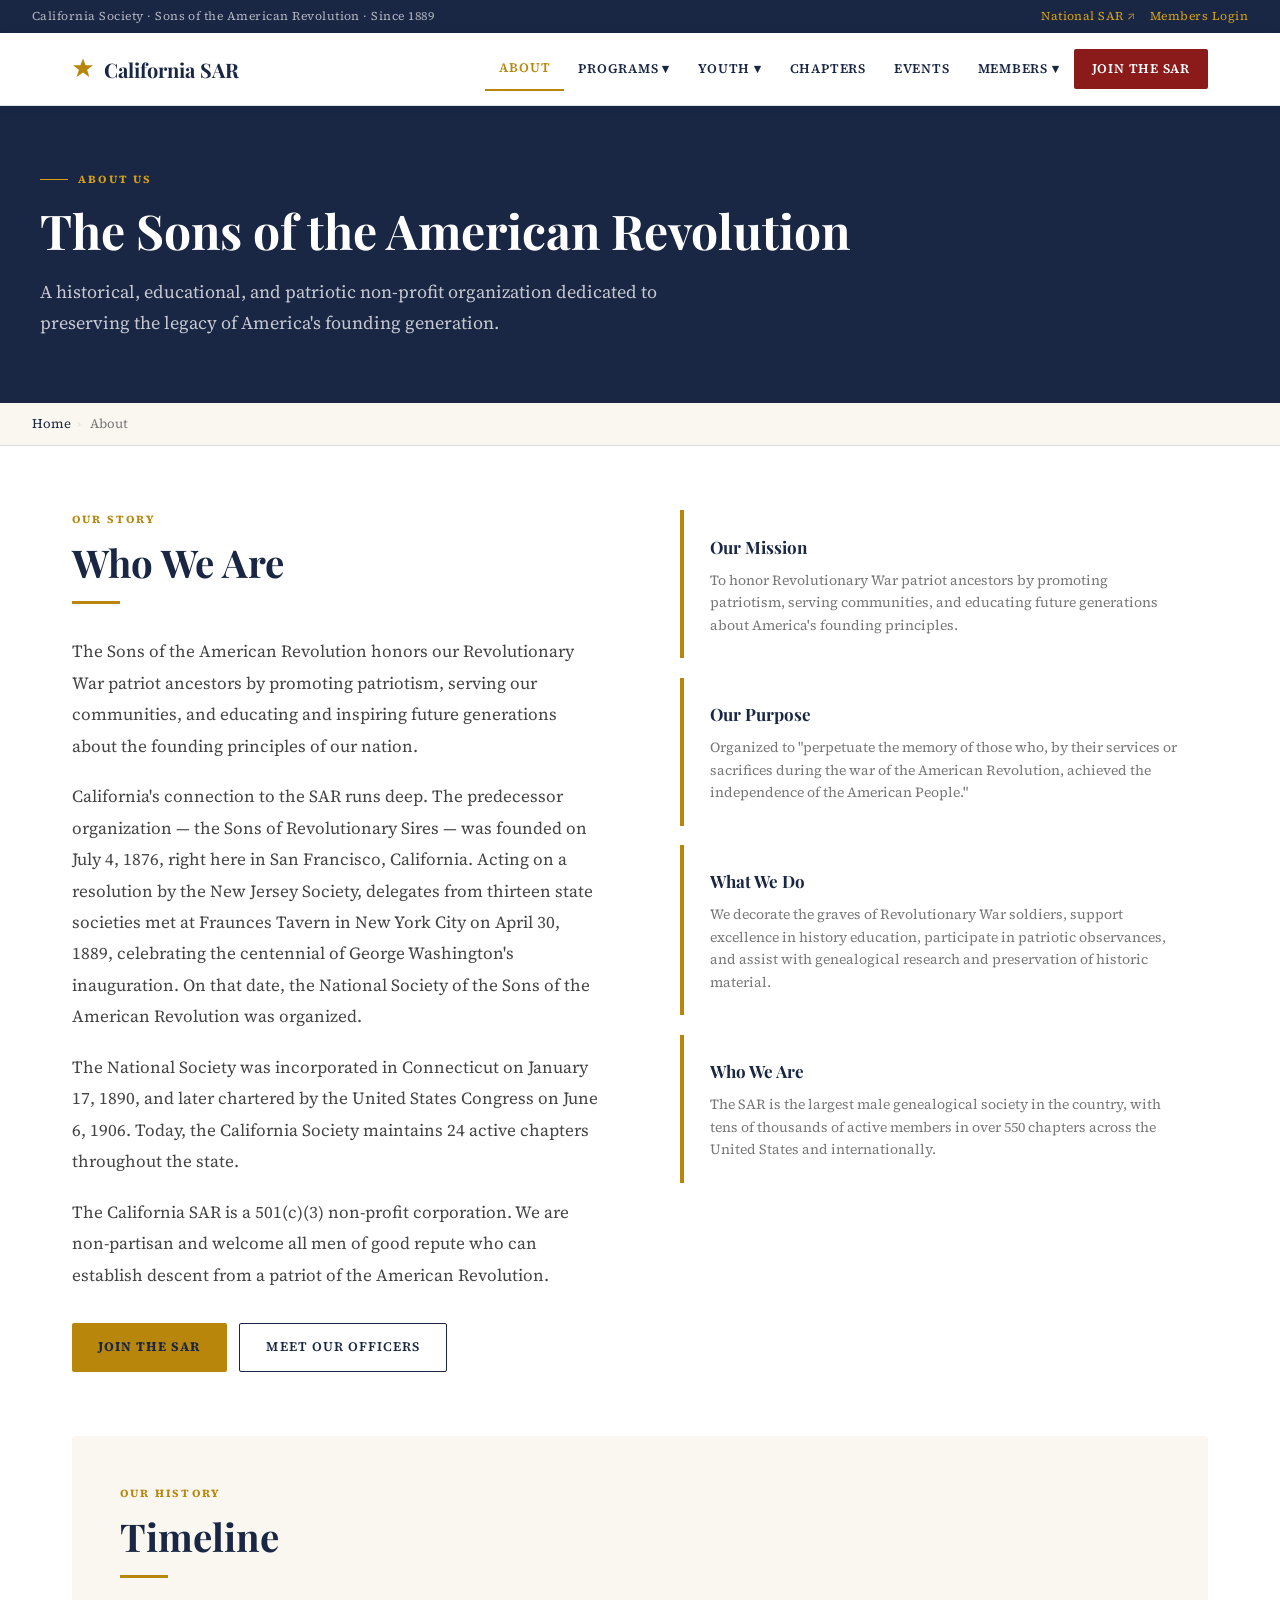
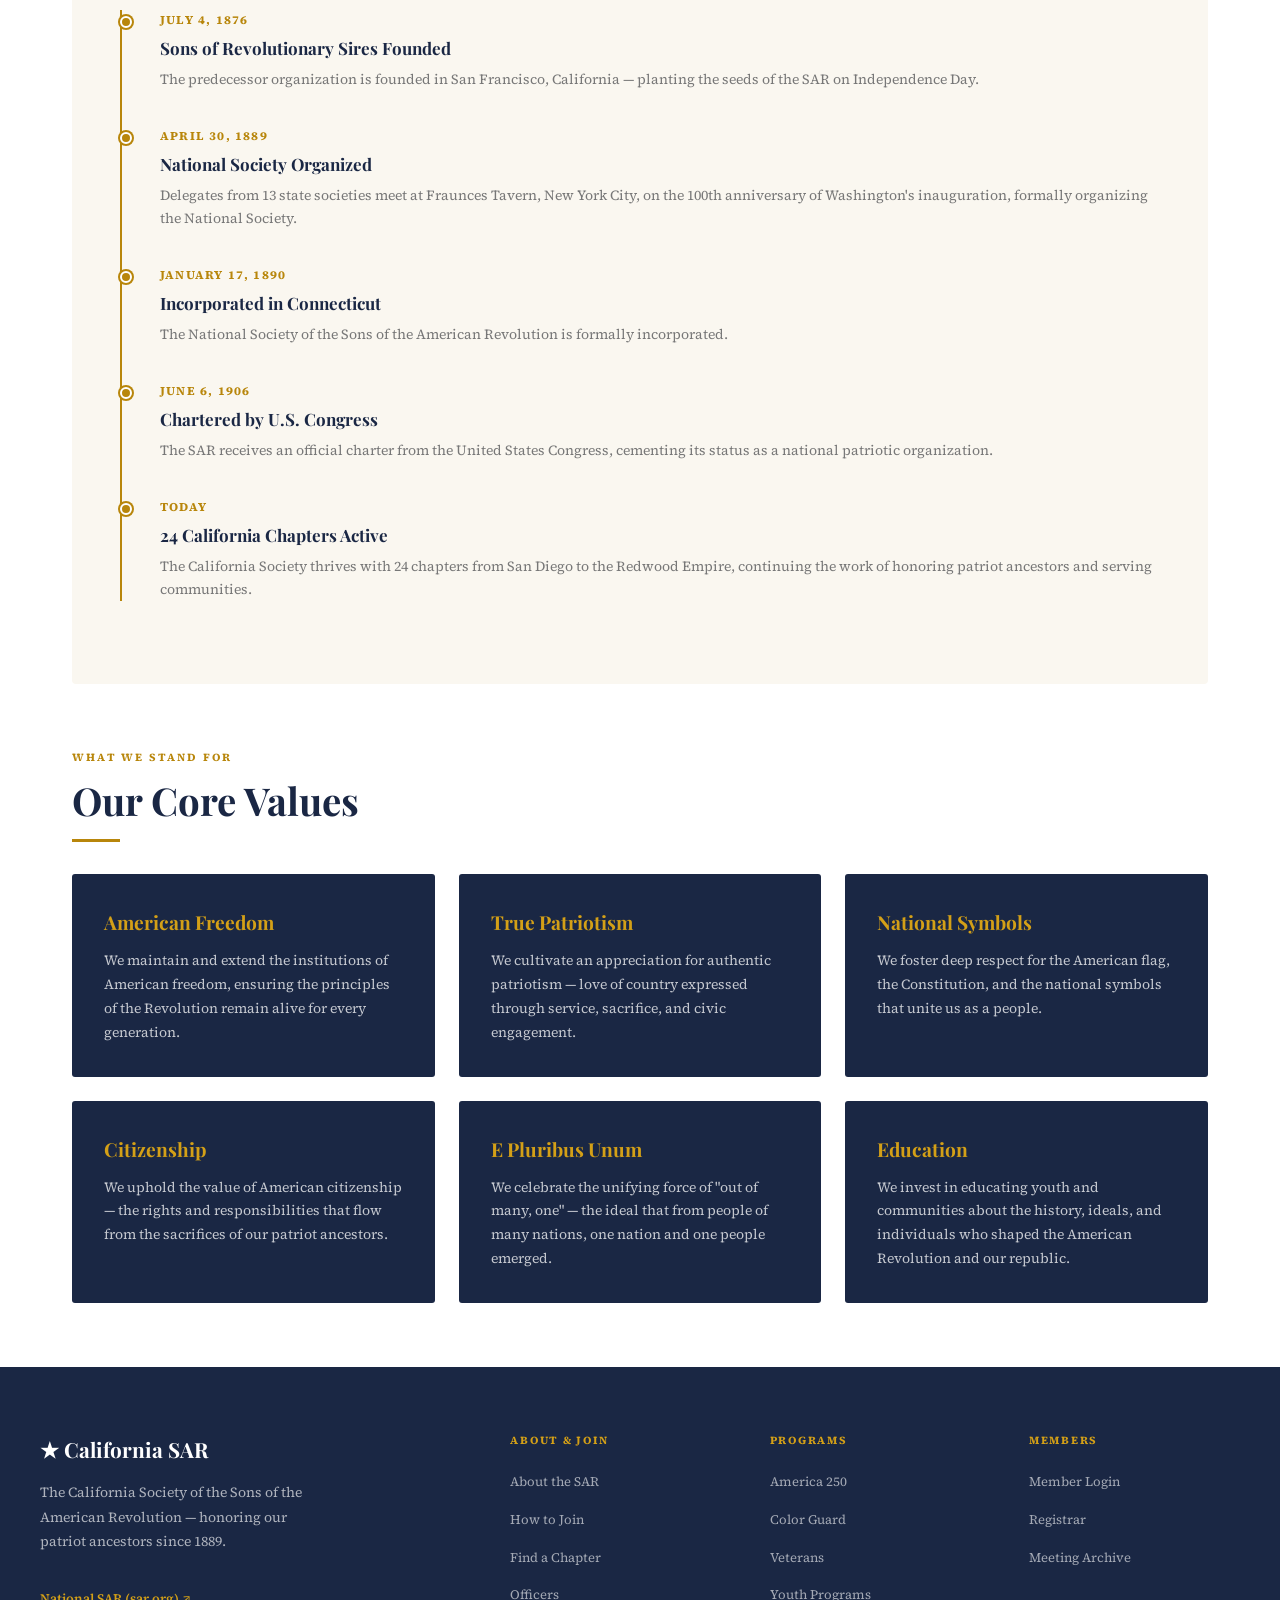
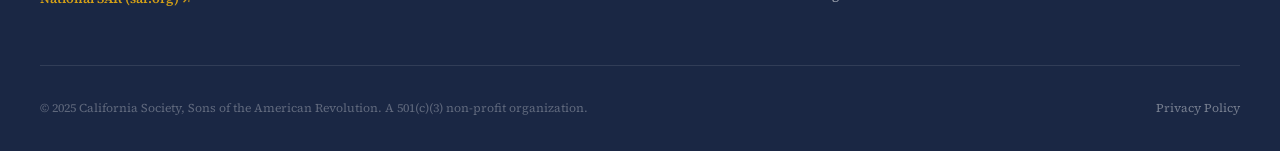
<file: about.html>
<!DOCTYPE html>
<html lang="en">
<head>
<meta charset="UTF-8"><meta name="viewport" content="width=device-width, initial-scale=1.0">
<title>About – California SAR</title>
<link rel="stylesheet" href="shared.css">
  <link rel="icon" type="image/x-icon" href="favicon.ico">
  <link rel="icon" type="image/svg+xml" href="favicon.svg">
  <link rel="shortcut icon" href="favicon.ico">
<style>
.about-grid { display: grid; grid-template-columns: 1fr 1fr; gap: 5rem; align-items: start; margin-bottom: 4rem; }
.about-text p { color: var(--text-mid); margin-bottom: 1.2rem; line-height: 1.85; }
.highlight-card { background: var(--white); border-left: 4px solid var(--gold); padding: 1.4rem 1.6rem; border-radius: 0 3px 3px 0; margin-bottom: 1.2rem; }
.highlight-card h4 { font-family: var(--serif); font-size: 17px; color: var(--navy); margin-bottom: 0.4rem; }
.highlight-card p { font-size: 14px; color: var(--text-muted); line-height: 1.6; margin: 0; }
.timeline { position: relative; padding-left: 2.5rem; margin-top: 1rem; }
.timeline::before { content: ''; position: absolute; left: 0; top: 0; bottom: 0; width: 2px; background: var(--gold); }
.timeline-item { position: relative; margin-bottom: 2.2rem; }
.timeline-item::before { content: ''; position: absolute; left: -2.5rem; top: 6px; width: 12px; height: 12px; border-radius: 50%; background: var(--gold); border: 2px solid var(--white); box-shadow: 0 0 0 2px var(--gold); }
.timeline-item .year { font-size: 12px; font-weight: 700; color: var(--gold); letter-spacing: 0.1em; text-transform: uppercase; margin-bottom: 3px; font-family: var(--body); }
.timeline-item h4 { font-family: var(--serif); font-size: 17px; color: var(--navy); margin-bottom: 4px; }
.timeline-item p { font-size: 14px; color: var(--text-muted); line-height: 1.65; margin: 0; }
.values-grid { display: grid; grid-template-columns: repeat(3, 1fr); gap: 1.5rem; }
.value-card { background: var(--navy); color: var(--white); padding: 2rem; border-radius: 3px; }
.value-card h3 { font-family: var(--serif); font-size: 1.2rem; color: var(--gold-light); margin-bottom: 0.6rem; }
.value-card p { font-size: 14px; color: rgba(255,255,255,0.75); line-height: 1.7; margin: 0; }
@media(max-width:900px){ .about-grid,.values-grid { grid-template-columns:1fr; } }
</style>
</head>
<body>
<!-- NAV -->
<div class="topbar">
  <span>California Society · Sons of the American Revolution · Since 1889</span>
  <span><a href="https://www.sar.org" target="_blank">National SAR ↗</a> &nbsp;&nbsp; <a href="members.html">Members Login</a></span>
</div>
<nav>
  <div class="nav-inner">
    <a href="index.html" class="nav-logo"><svg width="22" height="22" viewBox="0 0 32 32" style="flex-shrink:0;vertical-align:middle;margin-bottom:2px" xmlns="http://www.w3.org/2000/svg"><polygon points="16,2 19.8,12 30.5,12 22,18.5 25.2,29 16,22.5 6.8,29 10,18.5 1.5,12 12.2,12" fill="#b8860b"/></svg> California SAR</a>
    <ul class="nav-links" id="main-nav">
      <li><a href="about.html" class="active-page">About</a></li>
      <li><a href="programs.html">Programs ▾</a><div class="dropdown"><a href="programs.html#america250">America 250</a><a href="programs.html#colorguard">Color Guard</a><a href="programs.html#veterans">Veteran Recognition</a><a href="programs.html#awards">Community Awards</a><a href="programs.html#marking">Historical Marking</a><a href="programs.html#graves">Patriot Grave Marking</a><a href="programs.html#ladies">Ladies Auxiliary</a></div></li>
      <li><a href="youth.html">Youth ▾</a><div class="dropdown"><a href="youth.html#poster">Poster Contest</a><a href="youth.html#brochure">Brochure Contest</a><a href="youth.html#eagle">Eagle Scout Awards</a><a href="youth.html#essay">Essay Contest</a><a href="youth.html#rotc">ROTC/JROTC</a></div></li>
      <li><a href="chapters.html">Chapters</a></li>
      <li><a href="events.html">Events</a></li>
      <li><a href="members.html">Members ▾</a><div class="dropdown"><a href="members.html#registrar">Registrar</a><a href="members.html#treasurer">Treasurer</a><a href="members.html#secretary">Secretary</a><a href="officers.html">Officers</a></div></li>
      <li><a href="join.html" class="nav-cta">Join the SAR</a></li>
    </ul>
  </div>
</nav>

<div class="page-hero">
  <div class="page-hero-inner">
    <div class="eyebrow">About Us</div>
    <h1>The Sons of the American Revolution</h1>
    <p>A historical, educational, and patriotic non-profit organization dedicated to preserving the legacy of America's founding generation.</p>
  </div>
</div>
<div class="breadcrumb"><a href="index.html">Home</a><span>›</span> About</div>

<div class="page-body">
  <div class="about-grid fade-up">
    <div class="about-text">
      <div class="section-label">Our Story</div>
      <h2 class="section-title">Who We Are</h2>
      <div class="divider"></div>
      <p>The Sons of the American Revolution honors our Revolutionary War patriot ancestors by promoting patriotism, serving our communities, and educating and inspiring future generations about the founding principles of our nation.</p>
      <p>California's connection to the SAR runs deep. The predecessor organization — the Sons of Revolutionary Sires — was founded on July 4, 1876, right here in San Francisco, California. Acting on a resolution by the New Jersey Society, delegates from thirteen state societies met at Fraunces Tavern in New York City on April 30, 1889, celebrating the centennial of George Washington's inauguration. On that date, the National Society of the Sons of the American Revolution was organized.</p>
      <p>The National Society was incorporated in Connecticut on January 17, 1890, and later chartered by the United States Congress on June 6, 1906. Today, the California Society maintains 24 active chapters throughout the state.</p>
      <p>The California SAR is a 501(c)(3) non-profit corporation. We are non-partisan and welcome all men of good repute who can establish descent from a patriot of the American Revolution.</p>
      <div style="margin-top:2rem; display:flex; gap:12px; flex-wrap:wrap;">
        <a href="join.html" class="btn-primary">Join the SAR</a>
        <a href="officers.html" class="btn-outline">Meet Our Officers</a>
      </div>
    </div>
    <div>
      <div class="highlight-card">
        <h4>Our Mission</h4>
        <p>To honor Revolutionary War patriot ancestors by promoting patriotism, serving communities, and educating future generations about America's founding principles.</p>
      </div>
      <div class="highlight-card">
        <h4>Our Purpose</h4>
        <p>Organized to "perpetuate the memory of those who, by their services or sacrifices during the war of the American Revolution, achieved the independence of the American People."</p>
      </div>
      <div class="highlight-card">
        <h4>What We Do</h4>
        <p>We decorate the graves of Revolutionary War soldiers, support excellence in history education, participate in patriotic observances, and assist with genealogical research and preservation of historic material.</p>
      </div>
      <div class="highlight-card">
        <h4>Who We Are</h4>
        <p>The SAR is the largest male genealogical society in the country, with tens of thousands of active members in over 550 chapters across the United States and internationally.</p>
      </div>
    </div>
  </div>

  <div class="fade-up" style="background:var(--parchment); padding:3rem; border-radius:4px; margin-bottom:4rem;">
    <div class="section-label">Our History</div>
    <h2 class="section-title">Timeline</h2>
    <div class="divider"></div>
    <div class="timeline">
      <div class="timeline-item">
        <div class="year">July 4, 1876</div>
        <h4>Sons of Revolutionary Sires Founded</h4>
        <p>The predecessor organization is founded in San Francisco, California — planting the seeds of the SAR on Independence Day.</p>
      </div>
      <div class="timeline-item">
        <div class="year">April 30, 1889</div>
        <h4>National Society Organized</h4>
        <p>Delegates from 13 state societies meet at Fraunces Tavern, New York City, on the 100th anniversary of Washington's inauguration, formally organizing the National Society.</p>
      </div>
      <div class="timeline-item">
        <div class="year">January 17, 1890</div>
        <h4>Incorporated in Connecticut</h4>
        <p>The National Society of the Sons of the American Revolution is formally incorporated.</p>
      </div>
      <div class="timeline-item">
        <div class="year">June 6, 1906</div>
        <h4>Chartered by U.S. Congress</h4>
        <p>The SAR receives an official charter from the United States Congress, cementing its status as a national patriotic organization.</p>
      </div>
      <div class="timeline-item">
        <div class="year">Today</div>
        <h4>24 California Chapters Active</h4>
        <p>The California Society thrives with 24 chapters from San Diego to the Redwood Empire, continuing the work of honoring patriot ancestors and serving communities.</p>
      </div>
    </div>
  </div>

  <div class="fade-up">
    <div class="section-label">What We Stand For</div>
    <h2 class="section-title">Our Core Values</h2>
    <div class="divider"></div>
    <div class="values-grid">
      <div class="value-card">
        <h3>American Freedom</h3>
        <p>We maintain and extend the institutions of American freedom, ensuring the principles of the Revolution remain alive for every generation.</p>
      </div>
      <div class="value-card">
        <h3>True Patriotism</h3>
        <p>We cultivate an appreciation for authentic patriotism — love of country expressed through service, sacrifice, and civic engagement.</p>
      </div>
      <div class="value-card">
        <h3>National Symbols</h3>
        <p>We foster deep respect for the American flag, the Constitution, and the national symbols that unite us as a people.</p>
      </div>
      <div class="value-card">
        <h3>Citizenship</h3>
        <p>We uphold the value of American citizenship — the rights and responsibilities that flow from the sacrifices of our patriot ancestors.</p>
      </div>
      <div class="value-card">
        <h3>E Pluribus Unum</h3>
        <p>We celebrate the unifying force of "out of many, one" — the ideal that from people of many nations, one nation and one people emerged.</p>
      </div>
      <div class="value-card">
        <h3>Education</h3>
        <p>We invest in educating youth and communities about the history, ideals, and individuals who shaped the American Revolution and our republic.</p>
      </div>
    </div>
  </div>
</div>

<footer>
  <div class="footer-grid">
    <div class="footer-brand"><h3>★ California SAR</h3><p>The California Society of the Sons of the American Revolution — honoring our patriot ancestors since 1889.</p><br><a href="https://www.sar.org" target="_blank" class="sar-link">National SAR (sar.org) ↗</a></div>
    <div class="footer-col"><h4>About & Join</h4><ul><li><a href="about.html">About the SAR</a></li><li><a href="join.html">How to Join</a></li><li><a href="chapters.html">Find a Chapter</a></li><li><a href="officers.html">Officers</a></li></ul></div>
    <div class="footer-col"><h4>Programs</h4><ul><li><a href="programs.html#america250">America 250</a></li><li><a href="programs.html#colorguard">Color Guard</a></li><li><a href="programs.html#veterans">Veterans</a></li><li><a href="youth.html">Youth Programs</a></li></ul></div>
    <div class="footer-col"><h4>Members</h4><ul><li><a href="members.html">Member Login</a></li><li><a href="members.html#registrar">Registrar</a></li><li><a href="members.html#archive">Meeting Archive</a></li></ul></div>
  </div>
  <div class="footer-bottom"><span>© 2025 California Society, Sons of the American Revolution. A 501(c)(3) non-profit organization.</span><span><a href="#">Privacy Policy</a></span></div>
</footer>
<script>document.querySelectorAll('.fade-up').forEach(el=>new IntersectionObserver((e)=>e.forEach(x=>{if(x.isIntersecting)x.target.classList.add('visible')}),{threshold:0.08}).observe(el));</script>
<style>.em-hide{opacity:0}</style>
<script>
(function(){
  var d=atob;
  document.querySelectorAll('[data-m]').forEach(function(el){
    var e=d(el.getAttribute('data-m'));
    if(el.tagName==='A') el.href='mailto:'+e;
    if(el.hasAttribute('data-mt')){el.textContent=e;el.classList.remove('em-hide');}
  });
})();
</script>
</body></html>
</file>
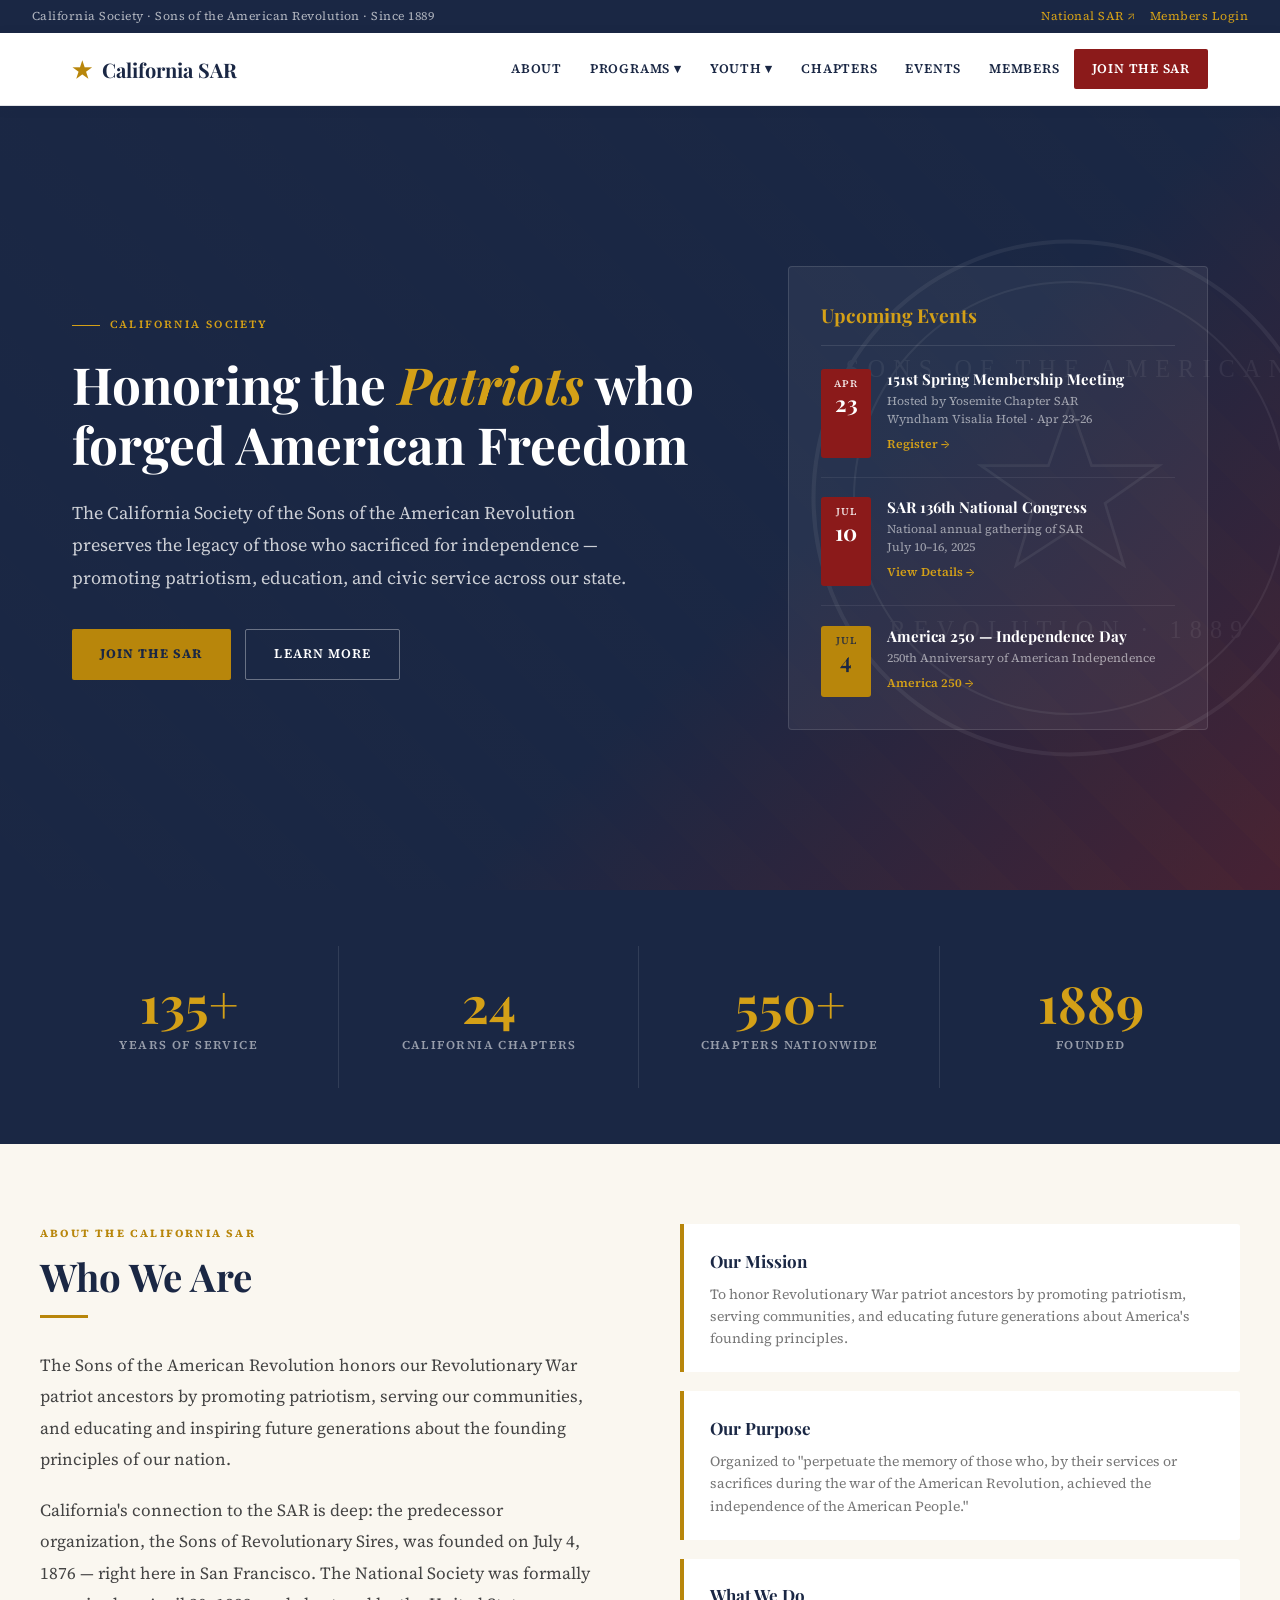
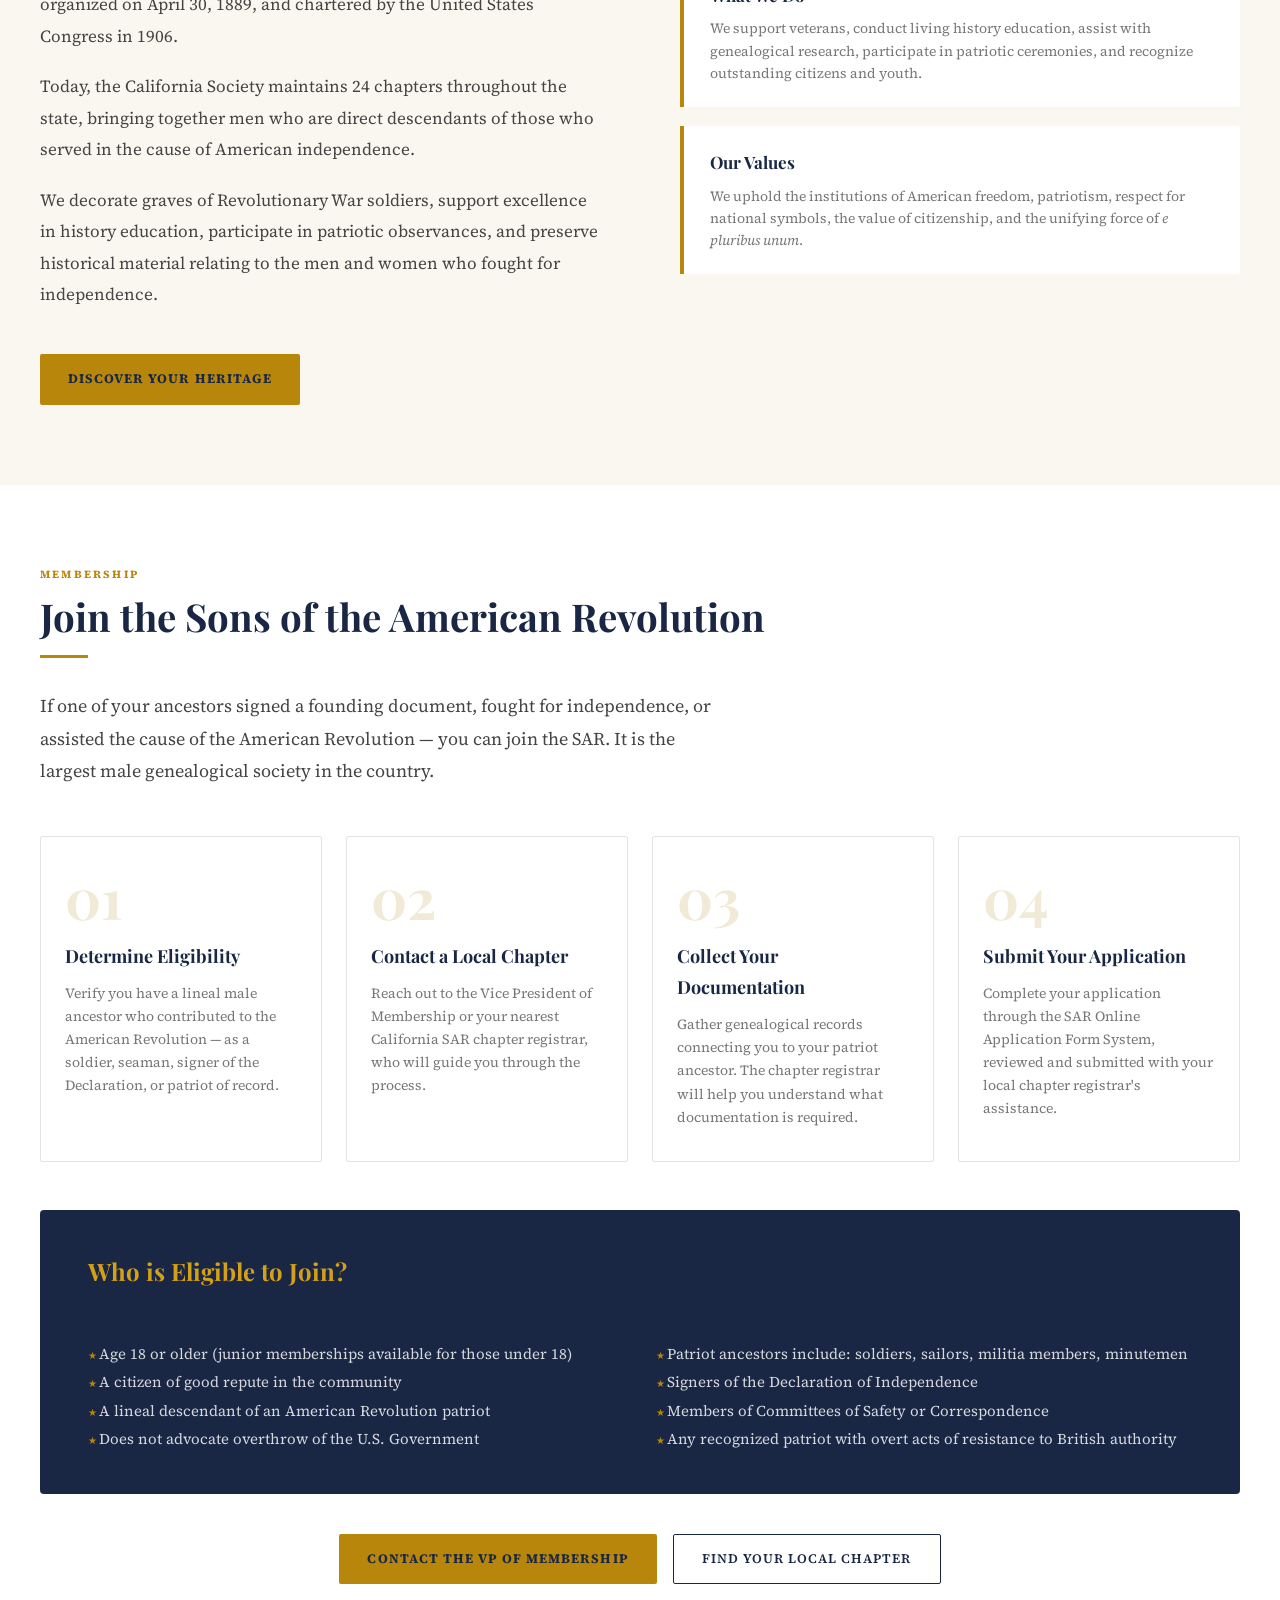
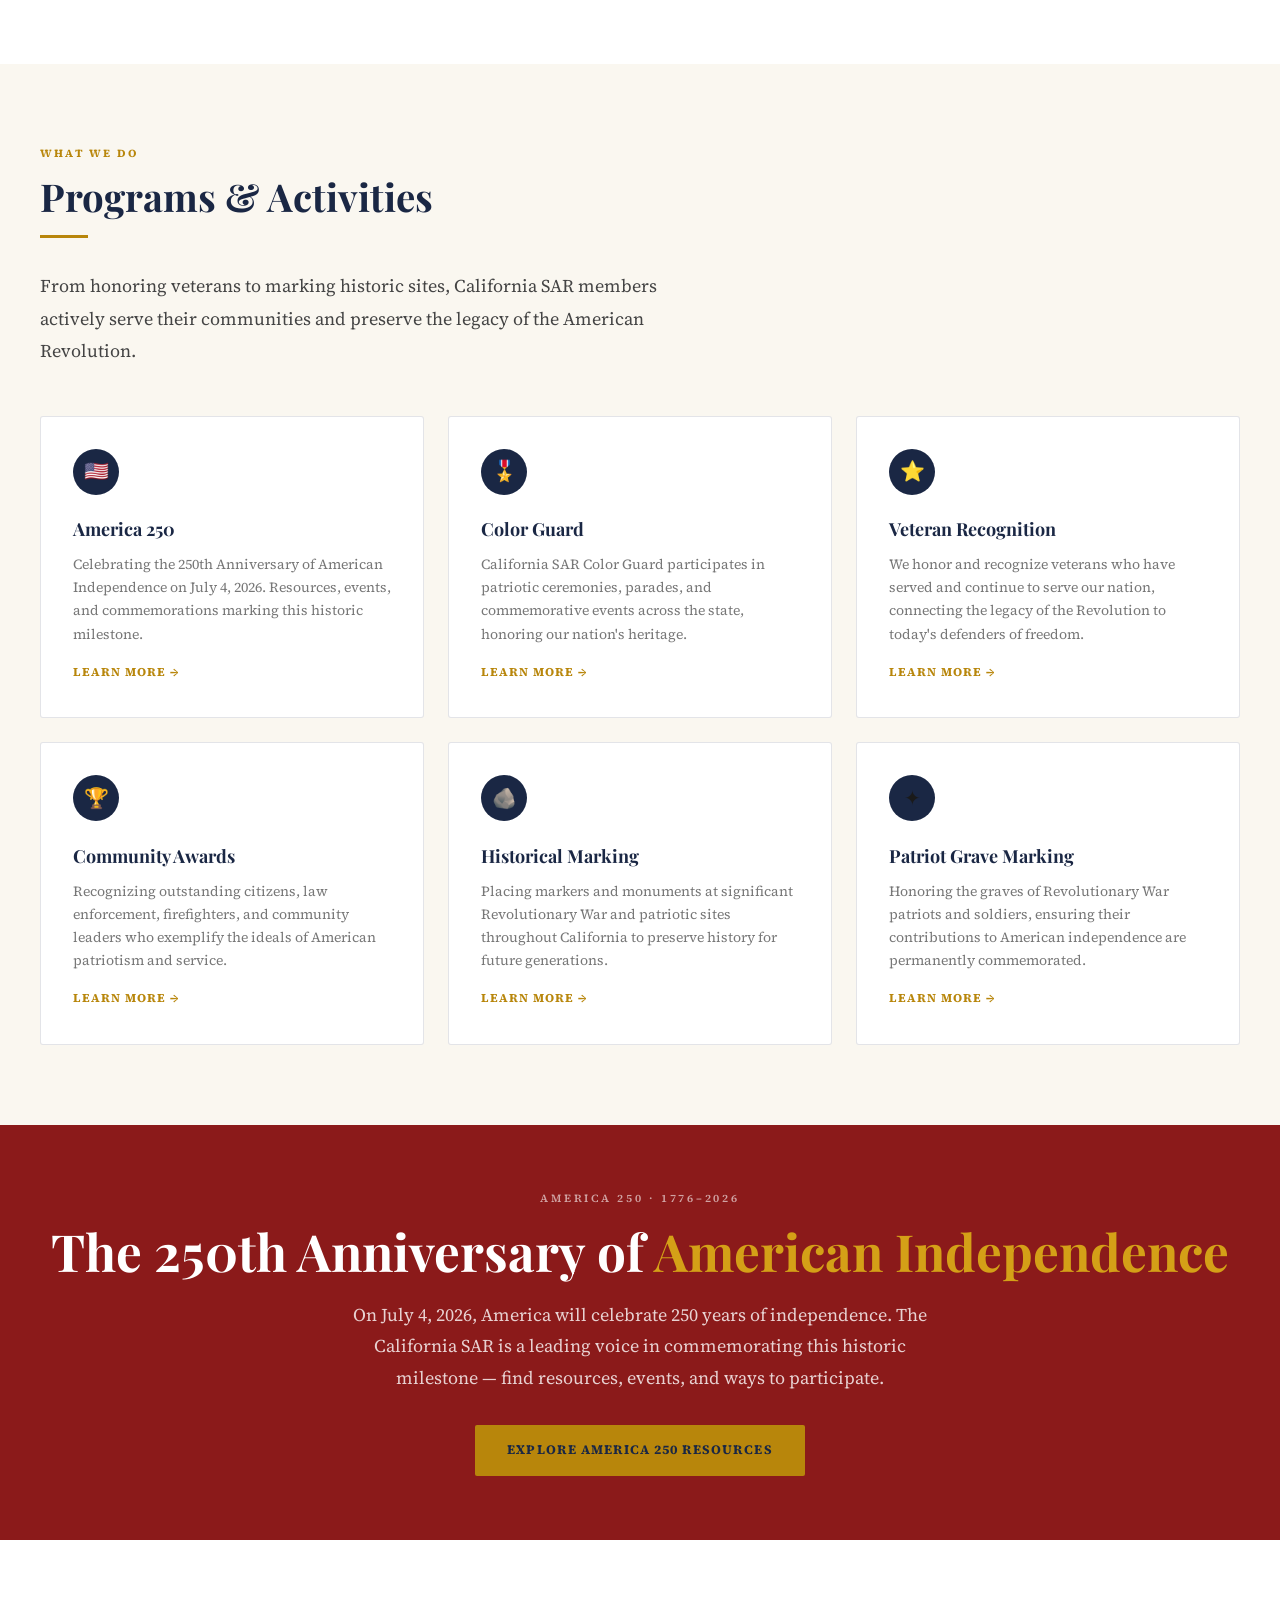
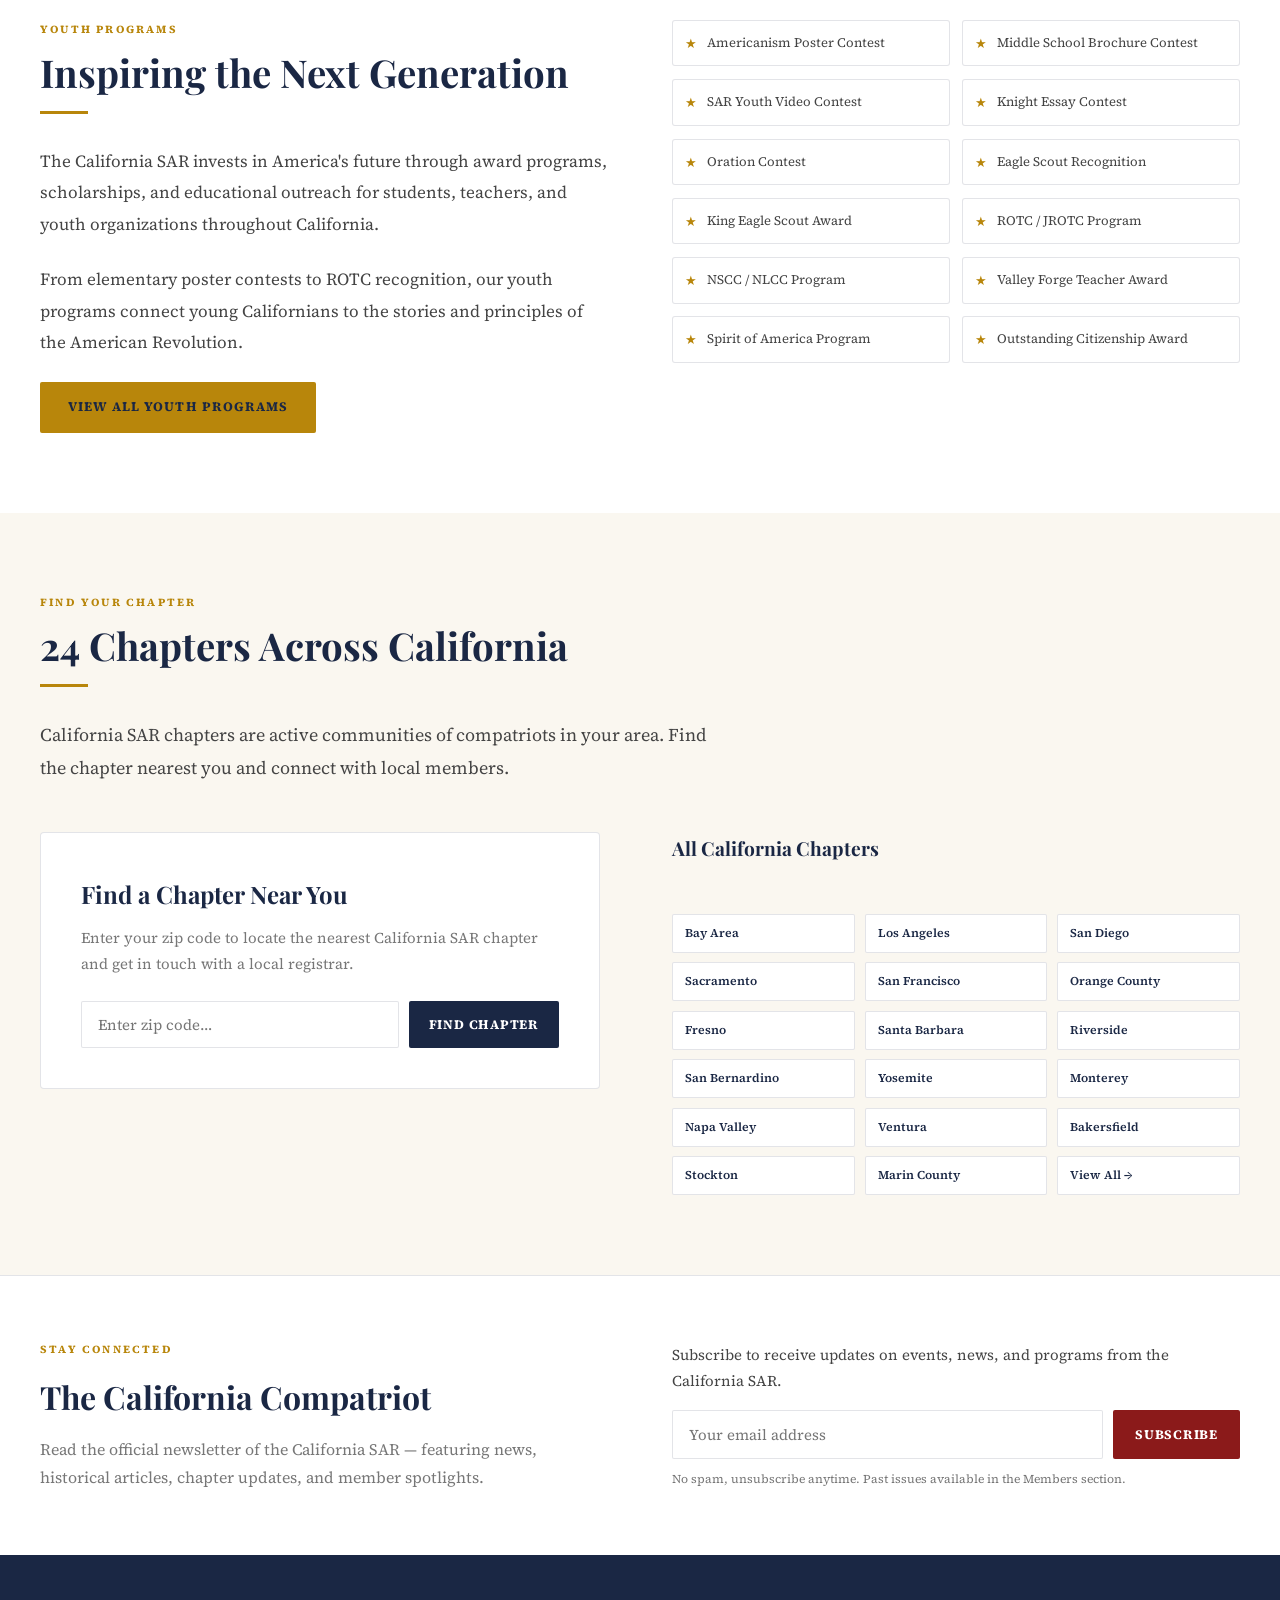
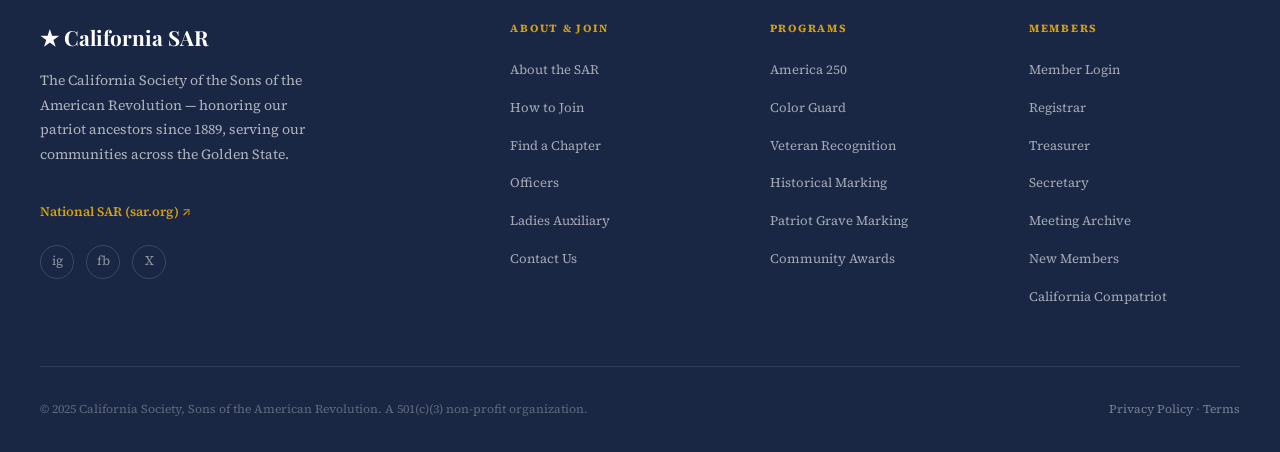
<file: california-sar.html>
<!DOCTYPE html>
<html lang="en">
<head>
<meta charset="UTF-8">
<meta name="viewport" content="width=device-width, initial-scale=1.0">
<title>California SAR — Sons of the American Revolution</title>
<link rel="preconnect" href="https://fonts.googleapis.com">
<link href="https://fonts.googleapis.com/css2?family=Playfair+Display:ital,wght@0,400;0,600;0,700;1,400&family=Source+Serif+4:ital,opsz,wght@0,8..60,300;0,8..60,400;0,8..60,600;1,8..60,300&display=swap" rel="stylesheet">
<style>
  :root {
    --navy: #1a2744;
    --navy-light: #243260;
    --gold: #b8860b;
    --gold-light: #d4a017;
    --gold-pale: #f5eed6;
    --crimson: #8b1a1a;
    --parchment: #faf7f0;
    --parchment-dark: #f0ead6;
    --text: #1a1a1a;
    --text-mid: #444;
    --text-muted: #777;
    --white: #fff;
    --border: rgba(26,39,68,0.12);
    --serif: 'Playfair Display', 'Georgia', serif;
    --body: 'Source Serif 4', Georgia, serif;
  }
  *, *::before, *::after { box-sizing: border-box; margin: 0; padding: 0; }
  html { scroll-behavior: smooth; }
  body {
    font-family: var(--body);
    font-size: 17px;
    line-height: 1.75;
    color: var(--text);
    background: var(--white);
    -webkit-font-smoothing: antialiased;
  }

  /* ─── TOP BAR ─── */
  .topbar {
    background: var(--navy);
    color: rgba(255,255,255,0.65);
    font-size: 12px;
    font-family: var(--body);
    letter-spacing: 0.04em;
    padding: 6px 2rem;
    display: flex;
    justify-content: space-between;
    align-items: center;
  }
  .topbar a { color: var(--gold-light); text-decoration: none; }
  .topbar a:hover { text-decoration: underline; }

  /* ─── NAV ─── */
  nav {
    background: var(--white);
    border-bottom: 1px solid var(--border);
    position: sticky;
    top: 0;
    z-index: 100;
    box-shadow: 0 2px 12px rgba(26,39,68,0.08);
  }
  .nav-inner {
    max-width: 1200px;
    margin: 0 auto;
    padding: 0 2rem;
    display: flex;
    align-items: center;
    gap: 2rem;
    height: 72px;
  }
  .nav-logo {
    font-family: var(--serif);
    font-size: 20px;
    font-weight: 700;
    color: var(--navy);
    text-decoration: none;
    white-space: nowrap;
    display: flex;
    align-items: center;
    gap: 10px;
  }
  .nav-logo .star-mark {
    font-size: 22px;
    color: var(--gold);
  }
  .nav-links {
    display: flex;
    gap: 0;
    list-style: none;
    margin-left: auto;
    align-items: center;
  }
  .nav-links li { position: relative; }
  .nav-links a {
    display: block;
    padding: 10px 14px;
    font-size: 13px;
    font-family: var(--body);
    font-weight: 600;
    letter-spacing: 0.06em;
    text-transform: uppercase;
    color: var(--navy);
    text-decoration: none;
    transition: color 0.2s;
  }
  .nav-links a:hover { color: var(--gold); }
  .nav-links .dropdown { display: none; position: absolute; top: 100%; left: 0; background: var(--white); border: 1px solid var(--border); box-shadow: 0 8px 24px rgba(26,39,68,0.12); min-width: 210px; z-index: 200; }
  .nav-links li:hover .dropdown { display: block; }
  .nav-links .dropdown a { padding: 9px 18px; font-size: 12px; color: var(--text-mid); font-weight: 400; text-transform: none; letter-spacing: 0; border-bottom: 1px solid rgba(0,0,0,0.04); }
  .nav-links .dropdown a:hover { background: var(--parchment); color: var(--navy); }
  .nav-cta {
    background: var(--crimson);
    color: var(--white) !important;
    padding: 9px 18px !important;
    border-radius: 2px;
    transition: background 0.2s !important;
  }
  .nav-cta:hover { background: #6e1212 !important; color: var(--white) !important; }

  /* ─── HERO ─── */
  .hero {
    background: var(--navy);
    color: var(--white);
    min-height: 620px;
    display: flex;
    align-items: center;
    position: relative;
    overflow: hidden;
  }
  .hero-bg {
    position: absolute;
    inset: 0;
    background:
      linear-gradient(135deg, rgba(26,39,68,0.97) 0%, rgba(26,39,68,0.85) 60%, rgba(139,26,26,0.4) 100%),
      repeating-linear-gradient(
        45deg,
        transparent,
        transparent 40px,
        rgba(184,134,11,0.03) 40px,
        rgba(184,134,11,0.03) 80px
      );
  }
  .hero-seal {
    position: absolute;
    right: -60px;
    top: 50%;
    transform: translateY(-50%);
    width: 540px;
    height: 540px;
    opacity: 0.06;
  }
  .hero-inner {
    position: relative;
    z-index: 2;
    max-width: 1200px;
    margin: 0 auto;
    padding: 5rem 2rem;
    display: grid;
    grid-template-columns: 1fr 420px;
    gap: 4rem;
    align-items: center;
  }
  .hero-eyebrow {
    font-size: 11px;
    letter-spacing: 0.2em;
    text-transform: uppercase;
    color: var(--gold-light);
    font-family: var(--body);
    font-weight: 600;
    margin-bottom: 1.2rem;
    display: flex;
    align-items: center;
    gap: 10px;
  }
  .hero-eyebrow::before { content: ''; display: block; width: 28px; height: 1px; background: var(--gold-light); }
  .hero h1 {
    font-family: var(--serif);
    font-size: clamp(2.6rem, 4vw, 3.8rem);
    font-weight: 700;
    line-height: 1.18;
    margin-bottom: 1.4rem;
    color: var(--white);
  }
  .hero h1 em { font-style: italic; color: var(--gold-light); }
  .hero-desc {
    font-size: 18px;
    line-height: 1.8;
    color: rgba(255,255,255,0.78);
    margin-bottom: 2.2rem;
    max-width: 560px;
  }
  .hero-btns { display: flex; gap: 14px; flex-wrap: wrap; }
  .btn-primary {
    background: var(--gold);
    color: var(--navy);
    padding: 14px 28px;
    font-family: var(--body);
    font-weight: 700;
    font-size: 13px;
    letter-spacing: 0.08em;
    text-transform: uppercase;
    text-decoration: none;
    border-radius: 2px;
    transition: background 0.2s, transform 0.15s;
    display: inline-block;
  }
  .btn-primary:hover { background: var(--gold-light); transform: translateY(-1px); }
  .btn-outline {
    background: transparent;
    color: var(--white);
    padding: 13px 28px;
    font-family: var(--body);
    font-weight: 600;
    font-size: 13px;
    letter-spacing: 0.08em;
    text-transform: uppercase;
    text-decoration: none;
    border: 1.5px solid rgba(255,255,255,0.35);
    border-radius: 2px;
    transition: border-color 0.2s, background 0.2s;
    display: inline-block;
  }
  .btn-outline:hover { border-color: var(--gold-light); color: var(--gold-light); }

  /* Hero card panel */
  .hero-panel {
    background: rgba(255,255,255,0.06);
    border: 1px solid rgba(255,255,255,0.12);
    border-radius: 4px;
    padding: 2rem;
  }
  .hero-panel h3 {
    font-family: var(--serif);
    font-size: 1.2rem;
    color: var(--gold-light);
    margin-bottom: 1.4rem;
    border-bottom: 1px solid rgba(255,255,255,0.1);
    padding-bottom: 0.8rem;
  }
  .event-item {
    display: flex;
    gap: 1rem;
    margin-bottom: 1.2rem;
    padding-bottom: 1.2rem;
    border-bottom: 1px solid rgba(255,255,255,0.07);
  }
  .event-item:last-child { margin-bottom: 0; padding-bottom: 0; border-bottom: none; }
  .event-date-badge {
    background: var(--crimson);
    color: var(--white);
    border-radius: 3px;
    padding: 6px 10px;
    text-align: center;
    min-width: 50px;
    flex-shrink: 0;
  }
  .event-date-badge .month { font-size: 10px; text-transform: uppercase; letter-spacing: 0.1em; font-weight: 600; opacity: 0.85; }
  .event-date-badge .day { font-family: var(--serif); font-size: 22px; line-height: 1; font-weight: 700; }
  .event-info h4 { font-family: var(--serif); font-size: 15px; color: var(--white); margin-bottom: 3px; line-height: 1.35; }
  .event-info p { font-size: 12px; color: rgba(255,255,255,0.55); line-height: 1.5; }
  .event-link { font-size: 12px; color: var(--gold-light); text-decoration: none; font-weight: 600; }
  .event-link:hover { text-decoration: underline; }

  /* ─── SECTIONS ─── */
  section { padding: 5rem 2rem; }
  .inner { max-width: 1200px; margin: 0 auto; }
  .section-label {
    font-size: 11px;
    letter-spacing: 0.2em;
    text-transform: uppercase;
    color: var(--gold);
    font-family: var(--body);
    font-weight: 700;
    margin-bottom: 0.6rem;
  }
  .section-title {
    font-family: var(--serif);
    font-size: clamp(2rem, 3vw, 2.8rem);
    font-weight: 700;
    color: var(--navy);
    line-height: 1.2;
    margin-bottom: 1rem;
  }
  .section-intro {
    font-size: 18px;
    color: var(--text-mid);
    max-width: 680px;
    line-height: 1.8;
    margin-bottom: 3rem;
  }
  .divider {
    width: 48px;
    height: 3px;
    background: var(--gold);
    margin: 1rem 0 2rem;
  }

  /* ─── STATS BAND ─── */
  .stats-band {
    background: var(--navy);
    padding: 3.5rem 2rem;
    color: var(--white);
  }
  .stats-grid {
    max-width: 1200px;
    margin: 0 auto;
    display: grid;
    grid-template-columns: repeat(4, 1fr);
    gap: 2px;
  }
  .stat-item {
    text-align: center;
    padding: 2rem 1.5rem;
    border-right: 1px solid rgba(255,255,255,0.1);
  }
  .stat-item:last-child { border-right: none; }
  .stat-number {
    font-family: var(--serif);
    font-size: 3.2rem;
    font-weight: 700;
    color: var(--gold-light);
    line-height: 1;
    margin-bottom: 0.4rem;
  }
  .stat-label {
    font-size: 12px;
    text-transform: uppercase;
    letter-spacing: 0.12em;
    color: rgba(255,255,255,0.55);
    font-weight: 600;
    font-family: var(--body);
  }

  /* ─── ABOUT ─── */
  .about-section { background: var(--parchment); }
  .about-grid {
    display: grid;
    grid-template-columns: 1fr 1fr;
    gap: 5rem;
    align-items: start;
  }
  .about-text p {
    color: var(--text-mid);
    margin-bottom: 1.2rem;
    line-height: 1.85;
  }
  .about-highlights { display: grid; gap: 1.2rem; }
  .highlight-card {
    background: var(--white);
    border-left: 4px solid var(--gold);
    padding: 1.4rem 1.6rem;
    border-radius: 0 3px 3px 0;
  }
  .highlight-card h4 {
    font-family: var(--serif);
    font-size: 17px;
    color: var(--navy);
    margin-bottom: 0.4rem;
  }
  .highlight-card p { font-size: 14px; color: var(--text-muted); line-height: 1.6; }

  /* ─── JOIN STEPS ─── */
  .join-section { background: var(--white); }
  .steps-grid {
    display: grid;
    grid-template-columns: repeat(4, 1fr);
    gap: 1.5rem;
    margin-bottom: 3rem;
  }
  .step-card {
    border: 1px solid var(--border);
    border-radius: 3px;
    padding: 2rem 1.5rem;
    position: relative;
    background: var(--white);
    transition: box-shadow 0.25s, transform 0.25s;
  }
  .step-card:hover { box-shadow: 0 8px 32px rgba(26,39,68,0.1); transform: translateY(-3px); }
  .step-num {
    font-family: var(--serif);
    font-size: 3.5rem;
    font-weight: 700;
    color: var(--parchment-dark);
    line-height: 1;
    margin-bottom: 1rem;
  }
  .step-card h3 {
    font-family: var(--serif);
    font-size: 18px;
    color: var(--navy);
    margin-bottom: 0.6rem;
  }
  .step-card p { font-size: 14px; color: var(--text-muted); line-height: 1.65; }
  .eligibility-box {
    background: var(--navy);
    color: var(--white);
    border-radius: 4px;
    padding: 2.5rem 3rem;
    display: grid;
    grid-template-columns: 1fr 1fr;
    gap: 2rem;
  }
  .eligibility-box h3 {
    font-family: var(--serif);
    font-size: 1.5rem;
    color: var(--gold-light);
    margin-bottom: 1rem;
    grid-column: 1/-1;
  }
  .eligibility-box ul {
    list-style: none;
    padding: 0;
    font-size: 15px;
    color: rgba(255,255,255,0.82);
    line-height: 1.9;
  }
  .eligibility-box ul li::before { content: '★ '; color: var(--gold); font-size: 10px; vertical-align: middle; }

  /* ─── PROGRAMS ─── */
  .programs-section { background: var(--parchment); }
  .programs-grid {
    display: grid;
    grid-template-columns: repeat(3, 1fr);
    gap: 1.5rem;
  }
  .program-card {
    background: var(--white);
    border-radius: 3px;
    border: 1px solid var(--border);
    padding: 2rem;
    transition: box-shadow 0.25s, transform 0.25s;
    text-decoration: none;
    color: inherit;
    display: block;
  }
  .program-card:hover { box-shadow: 0 8px 32px rgba(26,39,68,0.1); transform: translateY(-3px); }
  .program-icon {
    width: 46px;
    height: 46px;
    background: var(--navy);
    border-radius: 50%;
    display: flex;
    align-items: center;
    justify-content: center;
    margin-bottom: 1.2rem;
    font-size: 20px;
  }
  .program-card h3 {
    font-family: var(--serif);
    font-size: 18px;
    color: var(--navy);
    margin-bottom: 0.5rem;
  }
  .program-card p { font-size: 14px; color: var(--text-muted); line-height: 1.65; }
  .program-link {
    display: inline-block;
    margin-top: 1rem;
    font-size: 12px;
    font-weight: 700;
    letter-spacing: 0.08em;
    text-transform: uppercase;
    color: var(--gold);
    text-decoration: none;
  }
  .program-link::after { content: ' →'; }

  /* ─── AMERICA 250 BANNER ─── */
  .america250 {
    background: var(--crimson);
    color: var(--white);
    padding: 4rem 2rem;
    text-align: center;
  }
  .america250 .eyebrow {
    font-size: 11px;
    letter-spacing: 0.25em;
    text-transform: uppercase;
    color: rgba(255,255,255,0.6);
    margin-bottom: 0.8rem;
    font-weight: 600;
  }
  .america250 h2 {
    font-family: var(--serif);
    font-size: clamp(2rem, 4vw, 3.2rem);
    font-weight: 700;
    margin-bottom: 1rem;
    line-height: 1.2;
  }
  .america250 h2 span { color: var(--gold-light); }
  .america250 p {
    font-size: 18px;
    color: rgba(255,255,255,0.8);
    max-width: 600px;
    margin: 0 auto 2rem;
    line-height: 1.75;
  }
  .btn-gold {
    background: var(--gold);
    color: var(--navy);
    padding: 14px 32px;
    font-family: var(--body);
    font-weight: 700;
    font-size: 13px;
    letter-spacing: 0.08em;
    text-transform: uppercase;
    text-decoration: none;
    border-radius: 2px;
    display: inline-block;
    transition: background 0.2s;
  }
  .btn-gold:hover { background: var(--gold-light); }

  /* ─── YOUTH ─── */
  .youth-section { background: var(--white); }
  .youth-grid {
    display: grid;
    grid-template-columns: 1fr 1fr;
    gap: 4rem;
    align-items: start;
  }
  .youth-programs-list { display: grid; grid-template-columns: 1fr 1fr; gap: 0.8rem; }
  .youth-item {
    display: flex;
    align-items: flex-start;
    gap: 10px;
    padding: 12px;
    border: 1px solid var(--border);
    border-radius: 3px;
    font-size: 13px;
    color: var(--text-mid);
    line-height: 1.5;
    text-decoration: none;
    transition: background 0.2s, border-color 0.2s;
    background: var(--white);
  }
  .youth-item:hover { background: var(--parchment); border-color: var(--gold); color: var(--navy); }
  .youth-item .icon { color: var(--gold); flex-shrink: 0; margin-top: 1px; }

  /* ─── CHAPTERS ─── */
  .chapters-section { background: var(--parchment); }
  .chapters-finder {
    background: var(--white);
    border: 1px solid var(--border);
    border-radius: 4px;
    padding: 2.5rem;
    max-width: 560px;
  }
  .chapters-finder h3 { font-family: var(--serif); font-size: 1.5rem; color: var(--navy); margin-bottom: 0.6rem; }
  .chapters-finder p { font-size: 15px; color: var(--text-muted); margin-bottom: 1.5rem; }
  .zip-form { display: flex; gap: 10px; }
  .zip-input {
    flex: 1;
    padding: 12px 16px;
    border: 1.5px solid var(--border);
    border-radius: 2px;
    font-size: 15px;
    font-family: var(--body);
    color: var(--text);
    outline: none;
    transition: border-color 0.2s;
  }
  .zip-input:focus { border-color: var(--navy); }
  .zip-btn {
    background: var(--navy);
    color: var(--white);
    padding: 12px 20px;
    border: none;
    border-radius: 2px;
    font-family: var(--body);
    font-weight: 700;
    font-size: 13px;
    letter-spacing: 0.06em;
    text-transform: uppercase;
    cursor: pointer;
    transition: background 0.2s;
  }
  .zip-btn:hover { background: var(--navy-light); }
  .chapter-list {
    display: grid;
    grid-template-columns: repeat(3, 1fr);
    gap: 0.6rem;
    margin-top: 3rem;
  }
  .chapter-badge {
    padding: 8px 12px;
    background: var(--white);
    border: 1px solid var(--border);
    border-radius: 2px;
    font-size: 12px;
    color: var(--navy);
    font-weight: 600;
    text-decoration: none;
    transition: background 0.15s, border-color 0.15s;
    display: block;
  }
  .chapter-badge:hover { background: var(--navy); color: var(--white); border-color: var(--navy); }

  /* ─── NEWSLETTER ─── */
  .newsletter-section {
    background: var(--white);
    border-top: 1px solid var(--border);
    padding: 4rem 2rem;
  }
  .newsletter-inner {
    max-width: 1200px;
    margin: 0 auto;
    display: grid;
    grid-template-columns: 1fr 1fr;
    gap: 4rem;
    align-items: center;
  }
  .newsletter-inner h2 { font-family: var(--serif); font-size: 2rem; color: var(--navy); margin-bottom: 0.6rem; }
  .newsletter-inner p { font-size: 16px; color: var(--text-muted); line-height: 1.75; }
  .newsletter-form { display: flex; gap: 10px; }
  .email-input {
    flex: 1;
    padding: 13px 16px;
    border: 1.5px solid var(--border);
    border-radius: 2px;
    font-size: 15px;
    font-family: var(--body);
    outline: none;
    transition: border-color 0.2s;
  }
  .email-input:focus { border-color: var(--navy); }
  .subscribe-btn {
    background: var(--crimson);
    color: var(--white);
    padding: 13px 22px;
    border: none;
    border-radius: 2px;
    font-family: var(--body);
    font-weight: 700;
    font-size: 13px;
    letter-spacing: 0.06em;
    text-transform: uppercase;
    cursor: pointer;
    white-space: nowrap;
    transition: background 0.2s;
  }
  .subscribe-btn:hover { background: #6e1212; }

  /* ─── FOOTER ─── */
  footer {
    background: var(--navy);
    color: rgba(255,255,255,0.65);
    padding: 4rem 2rem 2rem;
  }
  .footer-grid {
    max-width: 1200px;
    margin: 0 auto;
    display: grid;
    grid-template-columns: 2fr 1fr 1fr 1fr;
    gap: 3rem;
    padding-bottom: 3rem;
    border-bottom: 1px solid rgba(255,255,255,0.1);
    margin-bottom: 2rem;
  }
  .footer-brand h3 { font-family: var(--serif); font-size: 1.3rem; color: var(--white); margin-bottom: 0.8rem; }
  .footer-brand p { font-size: 14px; line-height: 1.75; max-width: 280px; }
  .footer-brand .sar-link { color: var(--gold-light); text-decoration: none; font-size: 13px; font-weight: 600; }
  .footer-col h4 { font-size: 11px; text-transform: uppercase; letter-spacing: 0.16em; color: var(--gold-light); font-weight: 700; margin-bottom: 1rem; font-family: var(--body); }
  .footer-col ul { list-style: none; }
  .footer-col ul li { margin-bottom: 0.5rem; }
  .footer-col ul a { font-size: 13px; color: rgba(255,255,255,0.6); text-decoration: none; transition: color 0.2s; }
  .footer-col ul a:hover { color: var(--white); }
  .footer-bottom {
    max-width: 1200px;
    margin: 0 auto;
    display: flex;
    justify-content: space-between;
    align-items: center;
    font-size: 12px;
    color: rgba(255,255,255,0.3);
  }
  .footer-bottom a { color: rgba(255,255,255,0.4); text-decoration: none; }
  .social-links { display: flex; gap: 12px; }
  .social-link {
    width: 34px;
    height: 34px;
    border: 1px solid rgba(255,255,255,0.15);
    border-radius: 50%;
    display: flex;
    align-items: center;
    justify-content: center;
    text-decoration: none;
    color: rgba(255,255,255,0.5);
    font-size: 13px;
    transition: background 0.2s, color 0.2s;
  }
  .social-link:hover { background: var(--gold); color: var(--navy); border-color: var(--gold); }

  /* ─── MOBILE ─── */
  .hamburger { display: none; cursor: pointer; padding: 8px; margin-left: auto; }
  .hamburger span { display: block; width: 22px; height: 2px; background: var(--navy); margin: 5px 0; transition: all 0.3s; }
  @media (max-width: 900px) {
    .hamburger { display: block; }
    .nav-links { display: none; }
    .hero-inner { grid-template-columns: 1fr; }
    .hero-panel { display: none; }
    .about-grid, .join-section .eligibility-box, .newsletter-inner, .youth-grid { grid-template-columns: 1fr; }
    .eligibility-box { grid-template-columns: 1fr; }
    .steps-grid { grid-template-columns: 1fr 1fr; }
    .programs-grid { grid-template-columns: 1fr 1fr; }
    .stats-grid { grid-template-columns: 1fr 1fr; }
    .footer-grid { grid-template-columns: 1fr 1fr; }
    .chapter-list { grid-template-columns: 1fr 1fr; }
    .youth-programs-list { grid-template-columns: 1fr; }
  }
  @media (max-width: 600px) {
    .steps-grid, .programs-grid, .stats-grid, .chapter-list { grid-template-columns: 1fr; }
    .stat-item { border-right: none; border-bottom: 1px solid rgba(255,255,255,0.1); }
    .hero h1 { font-size: 2.2rem; }
    .zip-form, .newsletter-form { flex-direction: column; }
    .footer-grid { grid-template-columns: 1fr; }
  }
  /* Subtle scroll animation */
  .fade-up {
    opacity: 0;
    transform: translateY(24px);
    transition: opacity 0.6s ease, transform 0.6s ease;
  }
  .fade-up.visible { opacity: 1; transform: none; }
</style>
</head>
<body>

<!-- TOP BAR -->
<div class="topbar">
  <span>California Society · Sons of the American Revolution · Since 1889</span>
  <span>
    <a href="https://www.sar.org" target="_blank">National SAR ↗</a>
    &nbsp;&nbsp;
    <a href="#members">Members Login</a>
  </span>
</div>

<!-- NAVIGATION -->
<nav>
  <div class="nav-inner">
    <a href="#" class="nav-logo">
      <span class="star-mark">★</span>
      California SAR
    </a>
    <div class="hamburger" onclick="document.querySelector('.nav-links').style.display='flex'">
      <span></span><span></span><span></span>
    </div>
    <ul class="nav-links">
      <li><a href="#about">About</a></li>
      <li>
        <a href="#programs">Programs ▾</a>
        <div class="dropdown">
          <a href="#programs">America 250</a>
          <a href="#programs">Color Guard</a>
          <a href="#programs">Veteran Recognition</a>
          <a href="#programs">Community Awards</a>
          <a href="#programs">Historical Marking</a>
          <a href="#programs">Patriot Grave Marking</a>
          <a href="#programs">Ladies Auxiliary</a>
        </div>
      </li>
      <li>
        <a href="#youth">Youth ▾</a>
        <div class="dropdown">
          <a href="#youth">Poster Contest</a>
          <a href="#youth">Brochure Contest</a>
          <a href="#youth">Video Contest</a>
          <a href="#youth">Eagle Scout Awards</a>
          <a href="#youth">Essay Contest</a>
          <a href="#youth">Oration Contest</a>
          <a href="#youth">ROTC/JROTC</a>
          <a href="#youth">Valley Forge Teacher</a>
        </div>
      </li>
      <li><a href="#chapters">Chapters</a></li>
      <li><a href="#events">Events</a></li>
      <li><a href="#members">Members</a></li>
      <li><a href="#join" class="nav-cta">Join the SAR</a></li>
    </ul>
  </div>
</nav>

<!-- HERO -->
<section class="hero" id="home">
  <div class="hero-bg"></div>
  <svg class="hero-seal" viewBox="0 0 200 200" fill="none" xmlns="http://www.w3.org/2000/svg">
    <circle cx="100" cy="100" r="95" stroke="white" stroke-width="1.5"/>
    <circle cx="100" cy="100" r="80" stroke="white" stroke-width="0.75"/>
    <text x="100" y="55" text-anchor="middle" font-size="9" fill="white" font-family="serif" letter-spacing="3">SONS OF THE AMERICAN</text>
    <text x="100" y="152" text-anchor="middle" font-size="9" fill="white" font-family="serif" letter-spacing="3">REVOLUTION · 1889</text>
    <polygon points="100,65 108,88 133,88 113,102 120,125 100,112 80,125 87,102 67,88 92,88" stroke="white" stroke-width="1" fill="none"/>
  </svg>
  <div class="hero-inner">
    <div>
      <div class="hero-eyebrow">California Society</div>
      <h1>Honoring the <em>Patriots</em> who forged American Freedom</h1>
      <p class="hero-desc">The California Society of the Sons of the American Revolution preserves the legacy of those who sacrificed for independence — promoting patriotism, education, and civic service across our state.</p>
      <div class="hero-btns">
        <a href="#join" class="btn-primary">Join the SAR</a>
        <a href="#about" class="btn-outline">Learn More</a>
      </div>
    </div>
    <div class="hero-panel">
      <h3>Upcoming Events</h3>
      <div class="event-item">
        <div class="event-date-badge">
          <div class="month">Apr</div>
          <div class="day">23</div>
        </div>
        <div class="event-info">
          <h4>151st Spring Membership Meeting</h4>
          <p>Hosted by Yosemite Chapter SAR<br>Wyndham Visalia Hotel · Apr 23–26</p>
          <a href="#events" class="event-link">Register →</a>
        </div>
      </div>
      <div class="event-item">
        <div class="event-date-badge">
          <div class="month">Jul</div>
          <div class="day">10</div>
        </div>
        <div class="event-info">
          <h4>SAR 136th National Congress</h4>
          <p>National annual gathering of SAR<br>July 10–16, 2025</p>
          <a href="#events" class="event-link">View Details →</a>
        </div>
      </div>
      <div class="event-item">
        <div class="event-date-badge" style="background: var(--gold); color: var(--navy);">
          <div class="month">Jul</div>
          <div class="day">4</div>
        </div>
        <div class="event-info">
          <h4>America 250 — Independence Day</h4>
          <p>250th Anniversary of American Independence</p>
          <a href="#programs" class="event-link">America 250 →</a>
        </div>
      </div>
    </div>
  </div>
</section>

<!-- STATS BAND -->
<div class="stats-band">
  <div class="stats-grid">
    <div class="stat-item">
      <div class="stat-number">135+</div>
      <div class="stat-label">Years of Service</div>
    </div>
    <div class="stat-item">
      <div class="stat-number">24</div>
      <div class="stat-label">California Chapters</div>
    </div>
    <div class="stat-item">
      <div class="stat-number">550+</div>
      <div class="stat-label">Chapters Nationwide</div>
    </div>
    <div class="stat-item">
      <div class="stat-number">1889</div>
      <div class="stat-label">Founded</div>
    </div>
  </div>
</div>

<!-- ABOUT -->
<section class="about-section fade-up" id="about">
  <div class="inner">
    <div class="about-grid">
      <div class="about-text">
        <div class="section-label">About the California SAR</div>
        <h2 class="section-title">Who We Are</h2>
        <div class="divider"></div>
        <p>The Sons of the American Revolution honors our Revolutionary War patriot ancestors by promoting patriotism, serving our communities, and educating and inspiring future generations about the founding principles of our nation.</p>
        <p>California's connection to the SAR is deep: the predecessor organization, the Sons of Revolutionary Sires, was founded on July 4, 1876 — right here in San Francisco. The National Society was formally organized on April 30, 1889, and chartered by the United States Congress in 1906.</p>
        <p>Today, the California Society maintains 24 chapters throughout the state, bringing together men who are direct descendants of those who served in the cause of American independence.</p>
        <p>We decorate graves of Revolutionary War soldiers, support excellence in history education, participate in patriotic observances, and preserve historical material relating to the men and women who fought for independence.</p>
        <a href="#join" class="btn-primary" style="margin-top:1.5rem;">Discover Your Heritage</a>
      </div>
      <div class="about-highlights">
        <div class="highlight-card">
          <h4>Our Mission</h4>
          <p>To honor Revolutionary War patriot ancestors by promoting patriotism, serving communities, and educating future generations about America's founding principles.</p>
        </div>
        <div class="highlight-card">
          <h4>Our Purpose</h4>
          <p>Organized to "perpetuate the memory of those who, by their services or sacrifices during the war of the American Revolution, achieved the independence of the American People."</p>
        </div>
        <div class="highlight-card">
          <h4>What We Do</h4>
          <p>We support veterans, conduct living history education, assist with genealogical research, participate in patriotic ceremonies, and recognize outstanding citizens and youth.</p>
        </div>
        <div class="highlight-card">
          <h4>Our Values</h4>
          <p>We uphold the institutions of American freedom, patriotism, respect for national symbols, the value of citizenship, and the unifying force of <em>e pluribus unum</em>.</p>
        </div>
      </div>
    </div>
  </div>
</section>

<!-- JOIN -->
<section class="join-section fade-up" id="join">
  <div class="inner">
    <div class="section-label">Membership</div>
    <h2 class="section-title">Join the Sons of the American Revolution</h2>
    <div class="divider"></div>
    <p class="section-intro">If one of your ancestors signed a founding document, fought for independence, or assisted the cause of the American Revolution — you can join the SAR. It is the largest male genealogical society in the country.</p>

    <div class="steps-grid">
      <div class="step-card">
        <div class="step-num">01</div>
        <h3>Determine Eligibility</h3>
        <p>Verify you have a lineal male ancestor who contributed to the American Revolution — as a soldier, seaman, signer of the Declaration, or patriot of record.</p>
      </div>
      <div class="step-card">
        <div class="step-num">02</div>
        <h3>Contact a Local Chapter</h3>
        <p>Reach out to the Vice President of Membership or your nearest California SAR chapter registrar, who will guide you through the process.</p>
      </div>
      <div class="step-card">
        <div class="step-num">03</div>
        <h3>Collect Your Documentation</h3>
        <p>Gather genealogical records connecting you to your patriot ancestor. The chapter registrar will help you understand what documentation is required.</p>
      </div>
      <div class="step-card">
        <div class="step-num">04</div>
        <h3>Submit Your Application</h3>
        <p>Complete your application through the SAR Online Application Form System, reviewed and submitted with your local chapter registrar's assistance.</p>
      </div>
    </div>

    <div class="eligibility-box">
      <h3>Who is Eligible to Join?</h3>
      <ul>
        <li>Age 18 or older (junior memberships available for those under 18)</li>
        <li>A citizen of good repute in the community</li>
        <li>A lineal descendant of an American Revolution patriot</li>
        <li>Does not advocate overthrow of the U.S. Government</li>
      </ul>
      <ul>
        <li>Patriot ancestors include: soldiers, sailors, militia members, minutemen</li>
        <li>Signers of the Declaration of Independence</li>
        <li>Members of Committees of Safety or Correspondence</li>
        <li>Any recognized patriot with overt acts of resistance to British authority</li>
      </ul>
    </div>

    <div style="text-align:center; margin-top: 2.5rem;">
      <a href="mailto:robertscottwhitman@gmail.com" class="btn-primary" style="margin-right: 12px;">Contact the VP of Membership</a>
      <a href="#chapters" class="btn-outline" style="color:var(--navy); border-color: var(--navy);">Find Your Local Chapter</a>
    </div>
  </div>
</section>

<!-- PROGRAMS -->
<section class="programs-section fade-up" id="programs">
  <div class="inner">
    <div class="section-label">What We Do</div>
    <h2 class="section-title">Programs & Activities</h2>
    <div class="divider"></div>
    <p class="section-intro">From honoring veterans to marking historic sites, California SAR members actively serve their communities and preserve the legacy of the American Revolution.</p>

    <div class="programs-grid">
      <a href="#" class="program-card">
        <div class="program-icon">🇺🇸</div>
        <h3>America 250</h3>
        <p>Celebrating the 250th Anniversary of American Independence on July 4, 2026. Resources, events, and commemorations marking this historic milestone.</p>
        <span class="program-link">Learn More</span>
      </a>
      <a href="#" class="program-card">
        <div class="program-icon">🎖️</div>
        <h3>Color Guard</h3>
        <p>California SAR Color Guard participates in patriotic ceremonies, parades, and commemorative events across the state, honoring our nation's heritage.</p>
        <span class="program-link">Learn More</span>
      </a>
      <a href="#" class="program-card">
        <div class="program-icon">⭐</div>
        <h3>Veteran Recognition</h3>
        <p>We honor and recognize veterans who have served and continue to serve our nation, connecting the legacy of the Revolution to today's defenders of freedom.</p>
        <span class="program-link">Learn More</span>
      </a>
      <a href="#" class="program-card">
        <div class="program-icon">🏆</div>
        <h3>Community Awards</h3>
        <p>Recognizing outstanding citizens, law enforcement, firefighters, and community leaders who exemplify the ideals of American patriotism and service.</p>
        <span class="program-link">Learn More</span>
      </a>
      <a href="#" class="program-card">
        <div class="program-icon">🪨</div>
        <h3>Historical Marking</h3>
        <p>Placing markers and monuments at significant Revolutionary War and patriotic sites throughout California to preserve history for future generations.</p>
        <span class="program-link">Learn More</span>
      </a>
      <a href="#" class="program-card">
        <div class="program-icon">✦</div>
        <h3>Patriot Grave Marking</h3>
        <p>Honoring the graves of Revolutionary War patriots and soldiers, ensuring their contributions to American independence are permanently commemorated.</p>
        <span class="program-link">Learn More</span>
      </a>
    </div>
  </div>
</section>

<!-- AMERICA 250 -->
<div class="america250" id="america250">
  <div class="eyebrow">America 250 · 1776–2026</div>
  <h2>The 250th Anniversary of <span>American Independence</span></h2>
  <p>On July 4, 2026, America will celebrate 250 years of independence. The California SAR is a leading voice in commemorating this historic milestone — find resources, events, and ways to participate.</p>
  <a href="#" class="btn-gold">Explore America 250 Resources</a>
</div>

<!-- YOUTH -->
<section class="youth-section fade-up" id="youth">
  <div class="inner">
    <div class="youth-grid">
      <div>
        <div class="section-label">Youth Programs</div>
        <h2 class="section-title">Inspiring the Next Generation</h2>
        <div class="divider"></div>
        <p style="color:var(--text-mid); margin-bottom: 1.5rem; line-height:1.85;">The California SAR invests in America's future through award programs, scholarships, and educational outreach for students, teachers, and youth organizations throughout California.</p>
        <p style="color:var(--text-mid); margin-bottom: 1.5rem; line-height:1.85;">From elementary poster contests to ROTC recognition, our youth programs connect young Californians to the stories and principles of the American Revolution.</p>
        <a href="#" class="btn-primary">View All Youth Programs</a>
      </div>
      <div>
        <div class="youth-programs-list">
          <a href="#" class="youth-item"><span class="icon">★</span> Americanism Poster Contest</a>
          <a href="#" class="youth-item"><span class="icon">★</span> Middle School Brochure Contest</a>
          <a href="#" class="youth-item"><span class="icon">★</span> SAR Youth Video Contest</a>
          <a href="#" class="youth-item"><span class="icon">★</span> Knight Essay Contest</a>
          <a href="#" class="youth-item"><span class="icon">★</span> Oration Contest</a>
          <a href="#" class="youth-item"><span class="icon">★</span> Eagle Scout Recognition</a>
          <a href="#" class="youth-item"><span class="icon">★</span> King Eagle Scout Award</a>
          <a href="#" class="youth-item"><span class="icon">★</span> ROTC / JROTC Program</a>
          <a href="#" class="youth-item"><span class="icon">★</span> NSCC / NLCC Program</a>
          <a href="#" class="youth-item"><span class="icon">★</span> Valley Forge Teacher Award</a>
          <a href="#" class="youth-item"><span class="icon">★</span> Spirit of America Program</a>
          <a href="#" class="youth-item"><span class="icon">★</span> Outstanding Citizenship Award</a>
        </div>
      </div>
    </div>
  </div>
</section>

<!-- CHAPTERS -->
<section class="chapters-section fade-up" id="chapters">
  <div class="inner">
    <div class="section-label">Find Your Chapter</div>
    <h2 class="section-title">24 Chapters Across California</h2>
    <div class="divider"></div>
    <p class="section-intro">California SAR chapters are active communities of compatriots in your area. Find the chapter nearest you and connect with local members.</p>

    <div style="display: grid; grid-template-columns: 1fr 1fr; gap: 4rem; align-items: start;">
      <div class="chapters-finder">
        <h3>Find a Chapter Near You</h3>
        <p>Enter your zip code to locate the nearest California SAR chapter and get in touch with a local registrar.</p>
        <div class="zip-form">
          <input type="text" class="zip-input" placeholder="Enter zip code…" maxlength="5">
          <button class="zip-btn">Find Chapter</button>
        </div>
      </div>
      <div>
        <h4 style="font-family:var(--serif); font-size:1.2rem; color:var(--navy); margin-bottom:1rem;">All California Chapters</h4>
        <div class="chapter-list">
          <a href="#" class="chapter-badge">Bay Area</a>
          <a href="#" class="chapter-badge">Los Angeles</a>
          <a href="#" class="chapter-badge">San Diego</a>
          <a href="#" class="chapter-badge">Sacramento</a>
          <a href="#" class="chapter-badge">San Francisco</a>
          <a href="#" class="chapter-badge">Orange County</a>
          <a href="#" class="chapter-badge">Fresno</a>
          <a href="#" class="chapter-badge">Santa Barbara</a>
          <a href="#" class="chapter-badge">Riverside</a>
          <a href="#" class="chapter-badge">San Bernardino</a>
          <a href="#" class="chapter-badge">Yosemite</a>
          <a href="#" class="chapter-badge">Monterey</a>
          <a href="#" class="chapter-badge">Napa Valley</a>
          <a href="#" class="chapter-badge">Ventura</a>
          <a href="#" class="chapter-badge">Bakersfield</a>
          <a href="#" class="chapter-badge">Stockton</a>
          <a href="#" class="chapter-badge">Marin County</a>
          <a href="#" class="chapter-badge">View All →</a>
        </div>
      </div>
    </div>
  </div>
</section>

<!-- NEWSLETTER -->
<section class="newsletter-section fade-up">
  <div class="newsletter-inner">
    <div>
      <div class="section-label">Stay Connected</div>
      <h2>The California Compatriot</h2>
      <p>Read the official newsletter of the California SAR — featuring news, historical articles, chapter updates, and member spotlights.</p>
    </div>
    <div>
      <p style="font-size:15px; color:var(--text-mid); margin-bottom:1rem;">Subscribe to receive updates on events, news, and programs from the California SAR.</p>
      <div class="newsletter-form">
        <input type="email" class="email-input" placeholder="Your email address">
        <button class="subscribe-btn">Subscribe</button>
      </div>
      <p style="font-size:12px; color:var(--text-muted); margin-top:0.6rem;">No spam, unsubscribe anytime. Past issues available in the Members section.</p>
    </div>
  </div>
</section>

<!-- FOOTER -->
<footer>
  <div class="footer-grid">
    <div class="footer-brand">
      <h3>★ California SAR</h3>
      <p>The California Society of the Sons of the American Revolution — honoring our patriot ancestors since 1889, serving our communities across the Golden State.</p>
      <br>
      <a href="https://www.sar.org" target="_blank" class="sar-link">National SAR (sar.org) ↗</a>
      <div class="social-links" style="margin-top:1.2rem;">
        <a href="https://www.instagram.com/california_sar/" target="_blank" class="social-link" title="Instagram">ig</a>
        <a href="#" class="social-link" title="Facebook">fb</a>
        <a href="#" class="social-link" title="Twitter/X">X</a>
      </div>
    </div>
    <div class="footer-col">
      <h4>About & Join</h4>
      <ul>
        <li><a href="#about">About the SAR</a></li>
        <li><a href="#join">How to Join</a></li>
        <li><a href="#chapters">Find a Chapter</a></li>
        <li><a href="#">Officers</a></li>
        <li><a href="#">Ladies Auxiliary</a></li>
        <li><a href="#">Contact Us</a></li>
      </ul>
    </div>
    <div class="footer-col">
      <h4>Programs</h4>
      <ul>
        <li><a href="#">America 250</a></li>
        <li><a href="#">Color Guard</a></li>
        <li><a href="#">Veteran Recognition</a></li>
        <li><a href="#">Historical Marking</a></li>
        <li><a href="#">Patriot Grave Marking</a></li>
        <li><a href="#">Community Awards</a></li>
      </ul>
    </div>
    <div class="footer-col">
      <h4>Members</h4>
      <ul>
        <li><a href="#">Member Login</a></li>
        <li><a href="#">Registrar</a></li>
        <li><a href="#">Treasurer</a></li>
        <li><a href="#">Secretary</a></li>
        <li><a href="#">Meeting Archive</a></li>
        <li><a href="#">New Members</a></li>
        <li><a href="#">California Compatriot</a></li>
      </ul>
    </div>
  </div>
  <div class="footer-bottom">
    <span>© 2025 California Society, Sons of the American Revolution. A 501(c)(3) non-profit organization.</span>
    <span><a href="#">Privacy Policy</a> · <a href="#">Terms</a></span>
  </div>
</footer>

<script>
  const observer = new IntersectionObserver((entries) => {
    entries.forEach(e => { if (e.isIntersecting) e.target.classList.add('visible'); });
  }, { threshold: 0.08 });
  document.querySelectorAll('.fade-up').forEach(el => observer.observe(el));
</script>
</body>
</html>
</file>
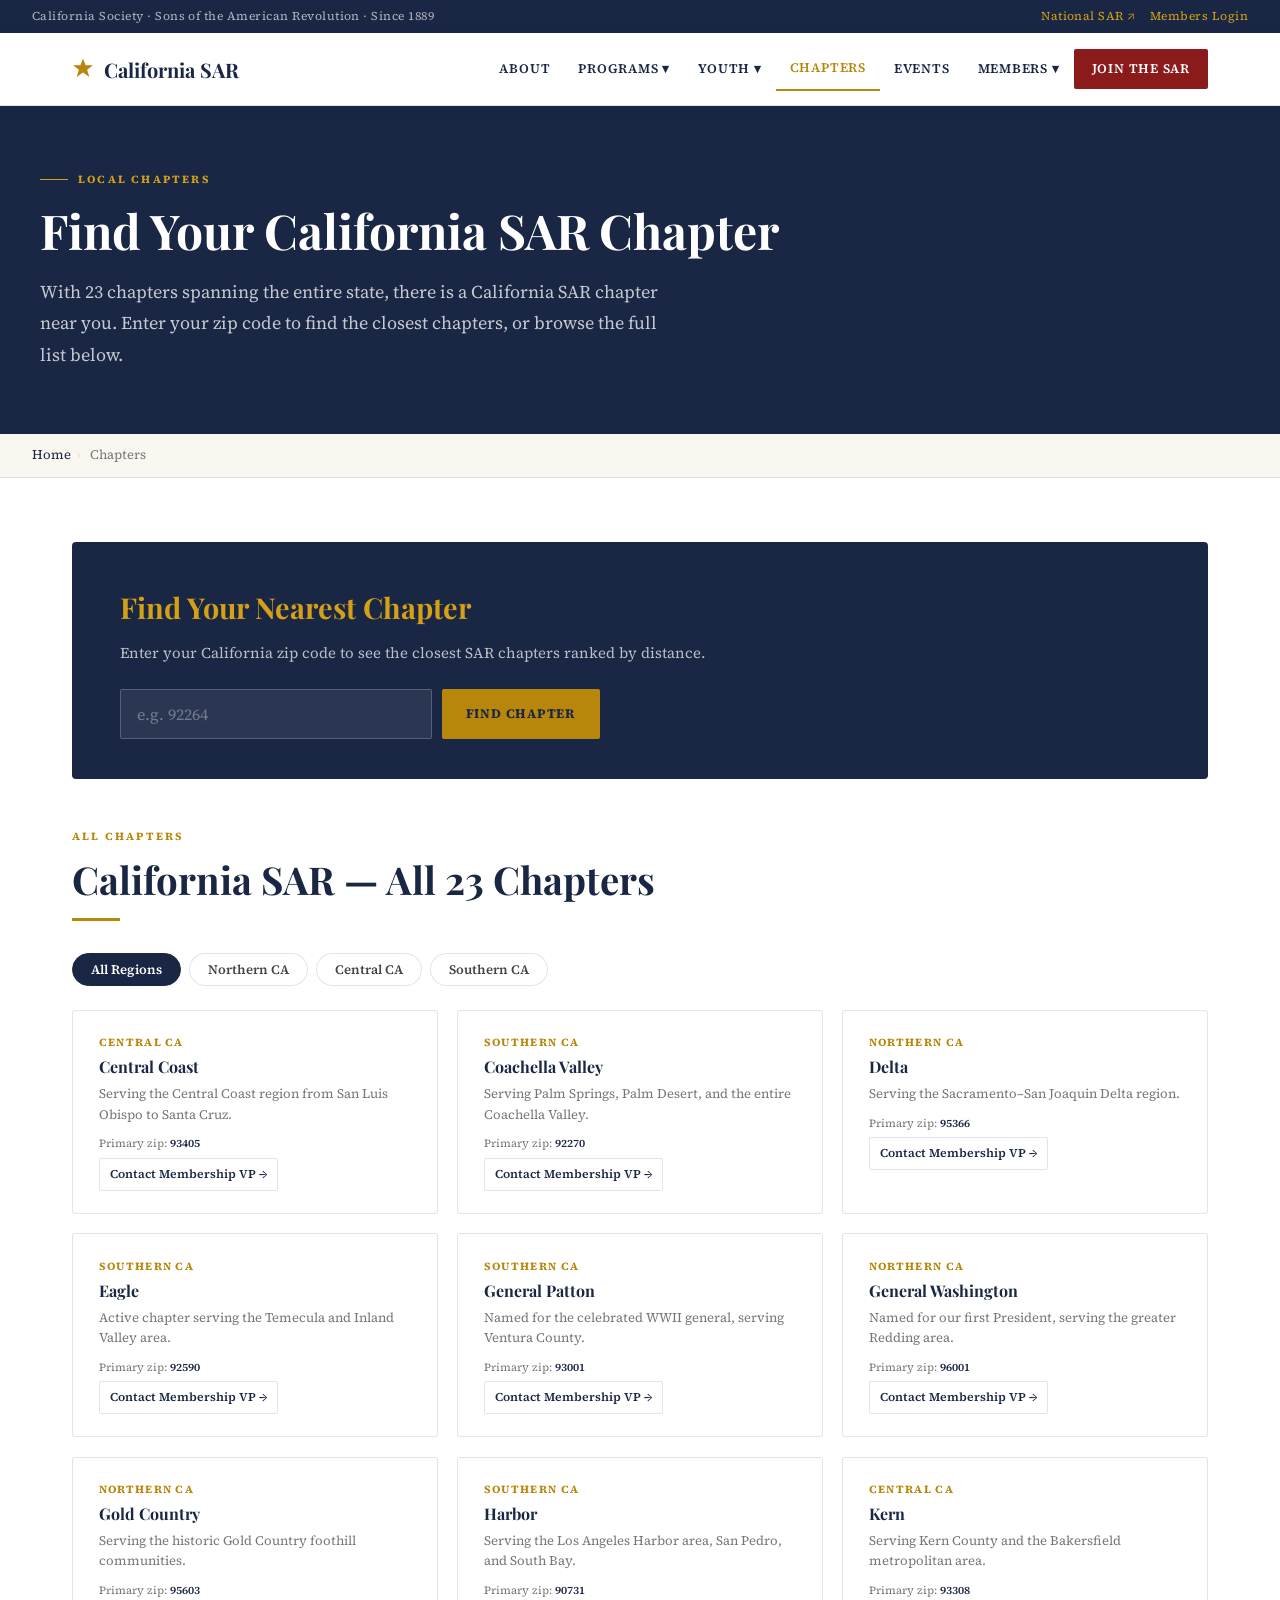
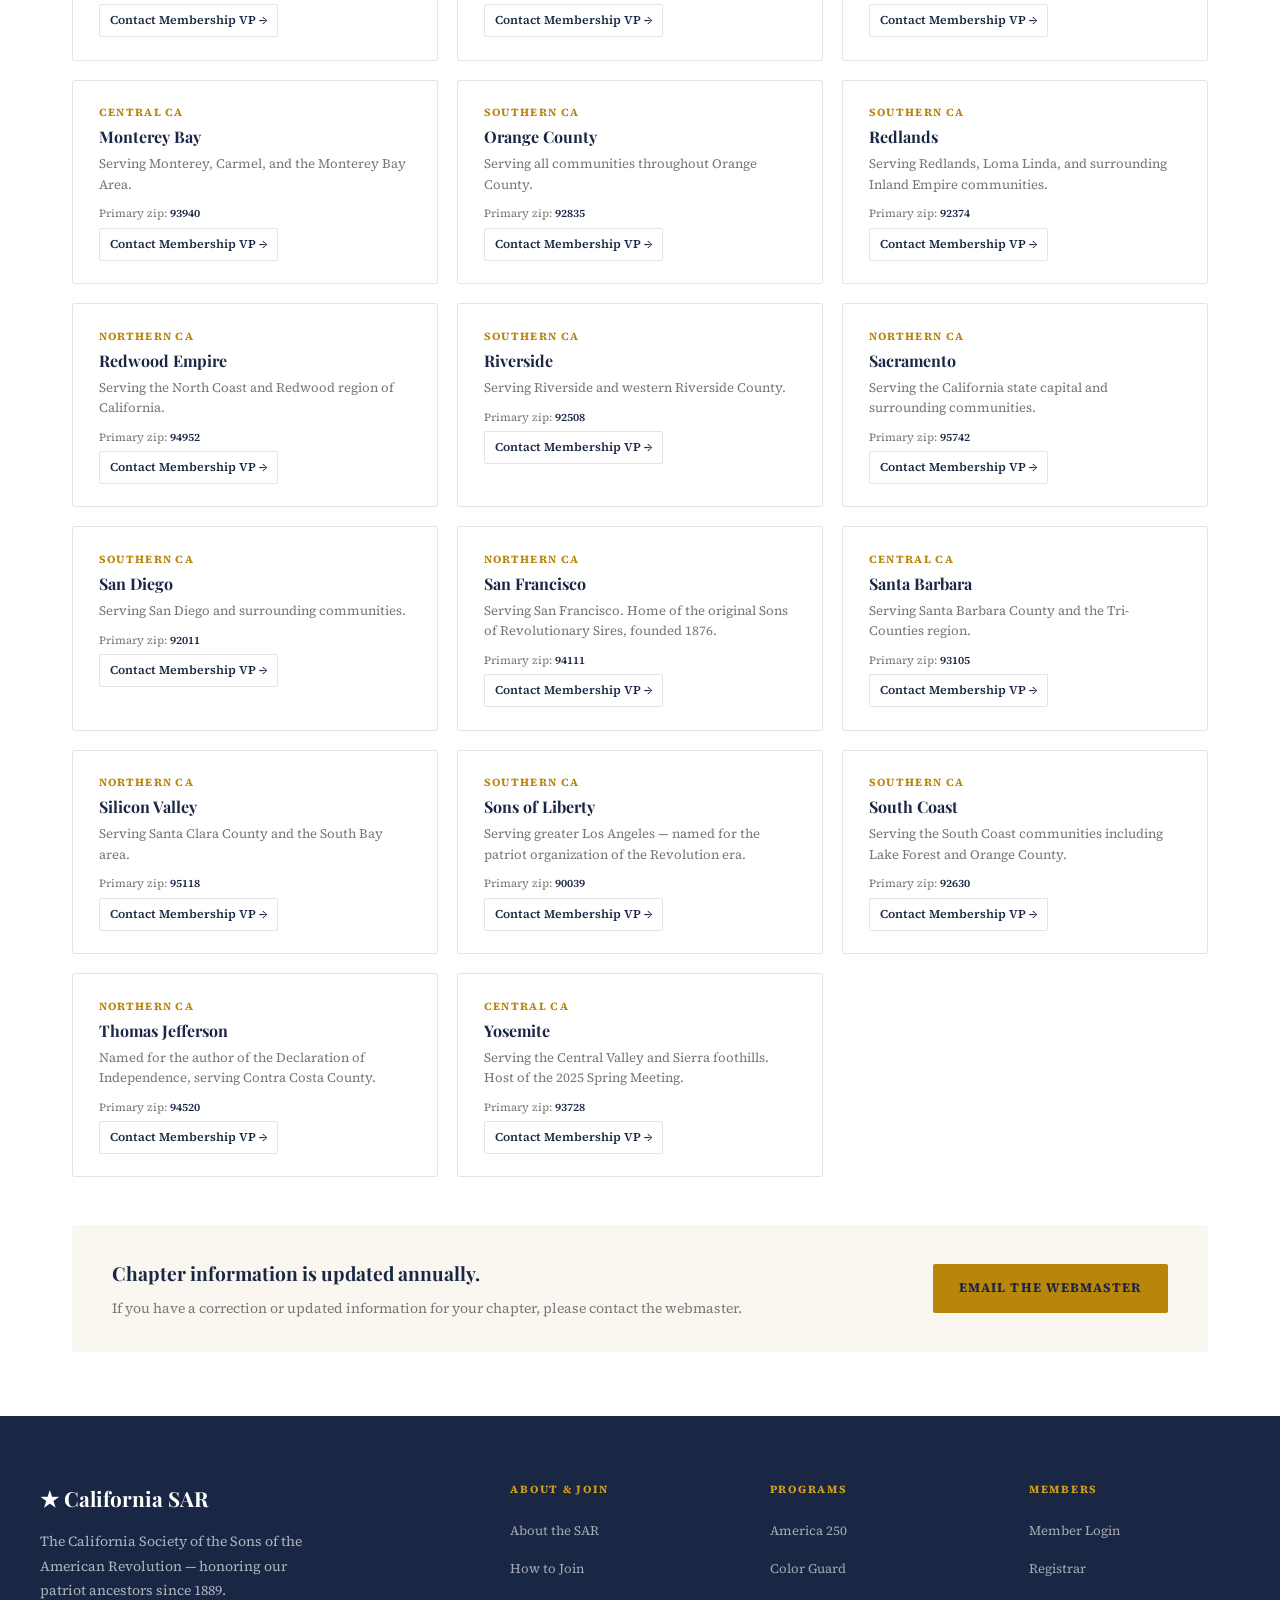
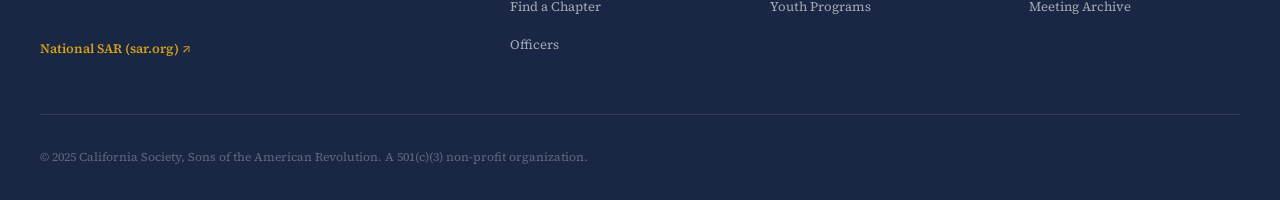
<file: chapters.html>
<!DOCTYPE html>
<html lang="en">
<head>
<meta charset="UTF-8"><meta name="viewport" content="width=device-width, initial-scale=1.0">
<title>Chapters – California SAR</title>
<link rel="stylesheet" href="shared.css">
  <link rel="icon" type="image/x-icon" href="favicon.ico">
  <link rel="icon" type="image/svg+xml" href="favicon.svg">
  <link rel="shortcut icon" href="favicon.ico">
<style>
.zip-finder { background: var(--navy); color: var(--white); border-radius: 4px; padding: 2.5rem 3rem; margin-bottom: 3rem; }
.zip-finder h2 { font-family: var(--serif); font-size: 1.8rem; color: var(--gold-light); margin-bottom: 0.5rem; }
.zip-finder p { font-size: 15px; color: rgba(255,255,255,0.7); margin-bottom: 1.4rem; }
.zip-form { display: flex; gap: 10px; max-width: 480px; }
.zip-input { flex: 1; padding: 13px 16px; border: 1.5px solid rgba(255,255,255,0.2); border-radius: 2px; font-size: 16px; font-family: var(--body); color: var(--white); background: rgba(255,255,255,0.08); outline: none; transition: border-color 0.2s; }
.zip-input:focus { border-color: var(--gold); }
.zip-input::placeholder { color: rgba(255,255,255,0.35); }
.zip-btn { background: var(--gold); color: var(--navy); padding: 13px 24px; border: none; border-radius: 2px; font-family: var(--body); font-weight: 700; font-size: 13px; letter-spacing: 0.06em; text-transform: uppercase; cursor: pointer; transition: background 0.2s; white-space: nowrap; }
.zip-btn:hover { background: var(--gold-light); }
.zip-error { color: #f87171; font-size: 13px; margin-top: 0.6rem; display: none; }
#results-panel { display: none; margin-top: 1.8rem; border-top: 1px solid rgba(255,255,255,0.15); padding-top: 1.6rem; }
#results-panel h3 { font-family: var(--serif); font-size: 1.1rem; color: var(--gold-light); margin-bottom: 1rem; }
.result-cards { display: grid; grid-template-columns: repeat(3, 1fr); gap: 12px; }
.result-card { background: rgba(255,255,255,0.07); border: 1px solid rgba(255,255,255,0.12); border-radius: 3px; padding: 1rem 1.2rem; }
.result-card.closest { background: rgba(184,134,11,0.18); border-color: var(--gold); }
.result-card .rank { font-size: 10px; text-transform: uppercase; letter-spacing: 0.14em; color: rgba(255,255,255,0.45); font-weight: 700; font-family: var(--body); margin-bottom: 4px; }
.result-card.closest .rank { color: var(--gold-light); }
.result-card h4 { font-family: var(--serif); font-size: 15px; color: var(--white); margin-bottom: 3px; line-height: 1.3; }
.result-card .dist { font-size: 12px; color: rgba(255,255,255,0.5); margin-bottom: 6px; }
.result-card.closest .dist { color: var(--gold-light); }
.result-card p { font-size: 12px; color: rgba(255,255,255,0.6); line-height: 1.5; margin-bottom: 8px; }
.result-card a { font-size: 12px; color: var(--gold-light); text-decoration: none; font-weight: 600; }
.result-card a:hover { text-decoration: underline; }
.filter-tabs { display: flex; gap: 8px; flex-wrap: wrap; margin-bottom: 1.5rem; }
.filter-btn { padding: 7px 18px; border: 1.5px solid var(--border); border-radius: 30px; font-size: 13px; font-family: var(--body); font-weight: 600; color: var(--text-mid); cursor: pointer; background: var(--white); transition: all 0.2s; }
.filter-btn:hover, .filter-btn.active { background: var(--navy); color: var(--white); border-color: var(--navy); }
.chapter-grid { display: grid; grid-template-columns: repeat(3, 1fr); gap: 1.2rem; }
.chapter-card { background: var(--white); border: 1px solid var(--border); border-radius: 3px; padding: 1.4rem 1.6rem; transition: box-shadow 0.2s, transform 0.2s, border-color 0.2s; }
.chapter-card:hover { box-shadow: 0 6px 24px rgba(26,39,68,0.1); transform: translateY(-2px); border-color: var(--gold); }
.chapter-card .region { font-size: 11px; text-transform: uppercase; letter-spacing: 0.12em; color: var(--gold); font-weight: 700; margin-bottom: 0.3rem; font-family: var(--body); }
.chapter-card h3 { font-family: var(--serif); font-size: 16px; color: var(--navy); margin-bottom: 0.4rem; line-height: 1.3; }
.chapter-card p { font-size: 13px; color: var(--text-muted); line-height: 1.55; margin-bottom: 0.6rem; }
.chapter-card .zip-tag { font-size: 11px; color: var(--text-muted); font-family: var(--body); }
.chapter-card .zip-tag span { font-weight: 600; color: var(--navy); }
.contact-link { font-size: 12px; color: var(--navy); text-decoration: none; font-weight: 600; display: inline-block; margin-top: 4px; border: 1px solid var(--border); padding: 5px 10px; border-radius: 2px; transition: all 0.15s; }
.contact-link:hover { background: var(--navy); color: var(--white); border-color: var(--navy); }
@media(max-width:900px) { .chapter-grid, .result-cards { grid-template-columns: 1fr 1fr; } .zip-finder { padding: 2rem; } }
@media(max-width:600px) { .chapter-grid, .result-cards { grid-template-columns: 1fr; } .zip-form { flex-direction: column; } }
</style>
</head>
<body>

<div class="topbar">
  <span>California Society · Sons of the American Revolution · Since 1889</span>
  <span><a href="https://www.sar.org" target="_blank">National SAR ↗</a> &nbsp;&nbsp; <a href="members.html">Members Login</a></span>
</div>
<nav>
  <div class="nav-inner">
    <a href="index.html" class="nav-logo"><svg width="22" height="22" viewBox="0 0 32 32" style="flex-shrink:0;vertical-align:middle;margin-bottom:2px" xmlns="http://www.w3.org/2000/svg"><polygon points="16,2 19.8,12 30.5,12 22,18.5 25.2,29 16,22.5 6.8,29 10,18.5 1.5,12 12.2,12" fill="#b8860b"/></svg> California SAR</a>
    <ul class="nav-links" id="main-nav">
      <li><a href="about.html">About</a></li>
      <li><a href="programs.html">Programs ▾</a>
        <div class="dropdown">
          <a href="programs.html#america250">America 250</a><a href="programs.html#colorguard">Color Guard</a>
          <a href="programs.html#veterans">Veteran Recognition</a><a href="programs.html#awards">Community Awards</a>
          <a href="programs.html#marking">Historical Marking</a><a href="programs.html#graves">Patriot Grave Marking</a>
          <a href="programs.html#ladies">Ladies Auxiliary</a>
        </div>
      </li>
      <li><a href="youth.html">Youth ▾</a>
        <div class="dropdown">
          <a href="youth.html#poster">Poster Contest</a><a href="youth.html#brochure">Brochure Contest</a>
          <a href="youth.html#eagle">Eagle Scout Awards</a><a href="youth.html#essay">Essay Contest</a>
          <a href="youth.html#rotc">ROTC/JROTC</a>
        </div>
      </li>
      <li><a href="chapters.html" class="active-page">Chapters</a></li>
      <li><a href="events.html">Events</a></li>
      <li><a href="members.html">Members ▾</a>
        <div class="dropdown">
          <a href="members.html#registrar">Registrar</a><a href="members.html#treasurer">Treasurer</a>
          <a href="members.html#secretary">Secretary</a><a href="members.html#archive">Meeting Archive</a>
          <a href="officers.html">Officers</a>
        </div>
      </li>
      <li><a href="join.html" class="nav-cta">Join the SAR</a></li>
    </ul>
  </div>
</nav>

<div class="page-hero">
  <div class="page-hero-inner">
    <div class="eyebrow">Local Chapters</div>
    <h1>Find Your California SAR Chapter</h1>
    <p>With 23 chapters spanning the entire state, there is a California SAR chapter near you. Enter your zip code to find the closest chapters, or browse the full list below.</p>
  </div>
</div>
<div class="breadcrumb"><a href="index.html">Home</a><span>›</span> Chapters</div>

<div class="page-body">

  <div class="zip-finder fade-up">
    <h2>Find Your Nearest Chapter</h2>
    <p>Enter your California zip code to see the closest SAR chapters ranked by distance.</p>
    <div class="zip-form">
      <input type="text" class="zip-input" id="zip-input" placeholder="e.g. 92264" maxlength="5" inputmode="numeric">
      <button class="zip-btn" onclick="findChapter()">Find Chapter</button>
    </div>
    <div class="zip-error" id="zip-error"></div>
    <div id="results-panel">
      <h3 id="results-heading"></h3>
      <div class="result-cards" id="result-cards"></div>
    </div>
  </div>

  <div class="fade-up">
    <div class="section-label">All Chapters</div>
    <h2 class="section-title">California SAR — All 23 Chapters</h2>
    <div class="divider"></div>
    <div class="filter-tabs">
      <button class="filter-btn active" onclick="filterChapters('all',this)">All Regions</button>
      <button class="filter-btn" onclick="filterChapters('Northern CA',this)">Northern CA</button>
      <button class="filter-btn" onclick="filterChapters('Central CA',this)">Central CA</button>
      <button class="filter-btn" onclick="filterChapters('Southern CA',this)">Southern CA</button>
    </div>
    <div class="chapter-grid" id="chapter-grid"></div>
  </div>

  <div style="background:var(--parchment); border-radius:4px; padding:2rem 2.5rem; margin-top:3rem; display:flex; justify-content:space-between; align-items:center; gap:2rem; flex-wrap:wrap;" class="fade-up">
    <div>
      <h3 style="font-family:var(--serif); font-size:1.2rem; color:var(--navy); margin-bottom:0.3rem;">Chapter information is updated annually.</h3>
      <p style="font-size:14px; color:var(--text-muted);">If you have a correction or updated information for your chapter, please contact the webmaster.</p>
    </div>
    <a data-m="Z2poaWxsQG1hYy5jb20=" href="#" class="btn-primary">Email the Webmaster</a>
  </div>
</div>

<footer>
  <div class="footer-grid">
    <div class="footer-brand"><h3>★ California SAR</h3><p>The California Society of the Sons of the American Revolution — honoring our patriot ancestors since 1889.</p><br><a href="https://www.sar.org" target="_blank" class="sar-link">National SAR (sar.org) ↗</a></div>
    <div class="footer-col"><h4>About & Join</h4><ul><li><a href="about.html">About the SAR</a></li><li><a href="join.html">How to Join</a></li><li><a href="chapters.html">Find a Chapter</a></li><li><a href="officers.html">Officers</a></li></ul></div>
    <div class="footer-col"><h4>Programs</h4><ul><li><a href="programs.html#america250">America 250</a></li><li><a href="programs.html#colorguard">Color Guard</a></li><li><a href="youth.html">Youth Programs</a></li></ul></div>
    <div class="footer-col"><h4>Members</h4><ul><li><a href="members.html">Member Login</a></li><li><a href="members.html#registrar">Registrar</a></li><li><a href="members.html#archive">Meeting Archive</a></li></ul></div>
  </div>
  <div class="footer-bottom"><span>© 2025 California Society, Sons of the American Revolution. A 501(c)(3) non-profit organization.</span></div>
</footer>

<script>
const CHAPTERS = [
  { name:"Central Coast",    zip:93405, lat:35.28,  lng:-120.66, region:"Central CA",  desc:"Serving the Central Coast region from San Luis Obispo to Santa Cruz." },
  { name:"Coachella Valley", zip:92270, lat:33.72,  lng:-116.37, region:"Southern CA", desc:"Serving Palm Springs, Palm Desert, and the entire Coachella Valley." },
  { name:"Delta",            zip:95366, lat:37.77,  lng:-121.17, region:"Northern CA", desc:"Serving the Sacramento–San Joaquin Delta region." },
  { name:"Eagle",            zip:92590, lat:33.53,  lng:-117.15, region:"Southern CA", desc:"Active chapter serving the Temecula and Inland Valley area." },
  { name:"General Patton",   zip:93001, lat:34.27,  lng:-119.22, region:"Southern CA", desc:"Named for the celebrated WWII general, serving Ventura County." },
  { name:"General Washington",zip:96001,lat:40.58,  lng:-122.39, region:"Northern CA", desc:"Named for our first President, serving the greater Redding area." },
  { name:"Gold Country",     zip:95603, lat:38.91,  lng:-121.08, region:"Northern CA", desc:"Serving the historic Gold Country foothill communities." },
  { name:"Harbor",           zip:90731, lat:33.74,  lng:-118.28, region:"Southern CA", desc:"Serving the Los Angeles Harbor area, San Pedro, and South Bay." },
  { name:"Kern",             zip:93308, lat:35.40,  lng:-119.02, region:"Central CA",  desc:"Serving Kern County and the Bakersfield metropolitan area." },
  { name:"Monterey Bay",     zip:93940, lat:36.60,  lng:-121.89, region:"Central CA",  desc:"Serving Monterey, Carmel, and the Monterey Bay Area." },
  { name:"Orange County",    zip:92835, lat:33.87,  lng:-117.92, region:"Southern CA", desc:"Serving all communities throughout Orange County." },
  { name:"Redlands",         zip:92374, lat:34.05,  lng:-117.17, region:"Southern CA", desc:"Serving Redlands, Loma Linda, and surrounding Inland Empire communities." },
  { name:"Redwood Empire",   zip:94952, lat:38.24,  lng:-122.64, region:"Northern CA", desc:"Serving the North Coast and Redwood region of California." },
  { name:"Riverside",        zip:92508, lat:33.90,  lng:-117.30, region:"Southern CA", desc:"Serving Riverside and western Riverside County." },
  { name:"Sacramento",       zip:95742, lat:38.59,  lng:-121.27, region:"Northern CA", desc:"Serving the California state capital and surrounding communities." },
  { name:"San Diego",        zip:92011, lat:32.63,  lng:-117.12, region:"Southern CA", desc:"Serving San Diego and surrounding communities." },
  { name:"San Francisco",    zip:94111, lat:37.80,  lng:-122.40, region:"Northern CA", desc:"Serving San Francisco. Home of the original Sons of Revolutionary Sires, founded 1876." },
  { name:"Santa Barbara",    zip:93105, lat:34.44,  lng:-119.73, region:"Central CA",  desc:"Serving Santa Barbara County and the Tri-Counties region." },
  { name:"Silicon Valley",   zip:95118, lat:37.26,  lng:-121.85, region:"Northern CA", desc:"Serving Santa Clara County and the South Bay area." },
  { name:"Sons of Liberty",  zip:90039, lat:34.11,  lng:-118.26, region:"Southern CA", desc:"Serving greater Los Angeles — named for the patriot organization of the Revolution era." },
  { name:"South Coast",      zip:92630, lat:33.62,  lng:-117.69, region:"Southern CA", desc:"Serving the South Coast communities including Lake Forest and Orange County." },
  { name:"Thomas Jefferson", zip:94520, lat:37.96,  lng:-122.06, region:"Northern CA", desc:"Named for the author of the Declaration of Independence, serving Contra Costa County." },
  { name:"Yosemite",         zip:93728, lat:36.72,  lng:-119.79, region:"Central CA",  desc:"Serving the Central Valley and Sierra foothills. Host of the 2025 Spring Meeting." },
];

// Dense 4-digit zip prefix → [lat, lng] for all California zip codes.
// Derived from official USPS zip centroid data. Covers ~1,400 CA zips.
const Z = {
  // Downtown / Central LA (900xx)
  "9000":[34.05,-118.25],"9001":[34.04,-118.27],"9002":[34.04,-118.27],
  "9003":[33.97,-118.47],"9004":[33.99,-118.47],"9005":[33.99,-118.47],
  "9006":[34.10,-118.34],"9007":[34.15,-118.13],"9008":[34.07,-118.02],
  "9009":[34.07,-118.02],
  // San Fernando Valley / Pasadena / East LA (901xx)
  "9010":[34.19,-118.60],"9011":[34.18,-118.44],"9012":[34.15,-118.40],
  "9013":[34.20,-118.10],"9014":[34.18,-117.98],"9015":[34.03,-117.99],
  "9016":[34.20,-118.58],"9017":[34.24,-118.53],"9018":[34.16,-118.53],
  "9019":[34.40,-118.54],
  // West LA / Beverly Hills / Santa Monica (902xx)
  "9020":[34.07,-118.40],"9021":[34.07,-118.40],"9022":[34.02,-118.44],
  "9023":[33.92,-118.25],"9024":[34.02,-118.49],"9025":[33.88,-118.32],
  "9026":[33.78,-118.19],"9027":[33.83,-118.32],"9028":[33.79,-118.18],
  "9029":[34.05,-118.22],
  // San Diego city (920xx)
  "9200":[32.73,-117.19],"9201":[32.72,-117.14],"9202":[32.72,-117.14],
  "9203":[32.74,-117.13],"9204":[32.69,-117.17],"9205":[32.76,-117.10],
  "9206":[32.65,-117.09],"9207":[32.63,-117.12],"9208":[32.83,-117.13],
  "9209":[32.78,-117.07],"9210":[32.84,-117.27],"9211":[32.84,-117.22],
  "9212":[32.76,-117.00],"9213":[32.91,-117.15],"9214":[32.84,-117.00],
  "9215":[32.76,-116.94],"9216":[32.73,-116.94],"9217":[32.62,-116.72],
  "9218":[32.55,-116.93],"9219":[33.10,-117.08],
  // San Diego east / Coachella Valley (922xx) — 4-digit precision critical here
  "9220":[32.80,-116.96],"9221":[32.79,-116.97],"9222":[32.79,-116.98],
  "9223":[32.76,-116.96],"9224":[33.56,-116.10],"9225":[33.63,-116.17],
  "9226":[33.83,-116.55],"9227":[33.72,-116.37],"9228":[33.78,-116.47],
  "9229":[33.72,-116.22],
  // Riverside / San Bernardino (923-924xx)
  "9230":[33.99,-117.37],"9231":[34.10,-117.31],"9232":[34.06,-117.29],
  "9233":[34.24,-117.19],"9234":[34.27,-117.52],"9235":[34.50,-117.31],
  "9236":[34.44,-117.30],"9237":[34.45,-117.37],"9238":[34.85,-116.95],
  "9239":[34.12,-117.46],"9240":[34.12,-116.86],"9241":[34.12,-116.86],
  "9242":[34.06,-116.56],"9243":[34.01,-116.50],"9244":[34.17,-116.45],
  "9245":[34.24,-116.91],"9246":[34.53,-116.89],"9247":[34.28,-116.41],
  "9248":[34.57,-117.65],"9249":[34.07,-117.10],
  // Riverside city (925xx)
  "9250":[33.94,-117.40],"9251":[33.93,-117.40],"9252":[33.85,-117.55],
  "9253":[33.77,-117.43],"9254":[33.85,-117.54],"9255":[34.01,-117.22],
  "9256":[34.11,-117.07],"9257":[34.01,-117.37],"9258":[33.88,-117.23],
  "9259":[34.15,-117.20],
  // Orange County (926-928xx)
  "9260":[33.62,-117.69],"9261":[33.59,-117.86],"9262":[33.60,-117.79],
  "9263":[33.67,-117.82],"9264":[33.62,-117.69],"9265":[33.59,-117.67],
  "9266":[33.59,-117.67],"9267":[33.65,-117.81],"9268":[33.64,-117.84],
  "9269":[33.61,-117.73],"9270":[33.78,-117.88],"9271":[33.87,-117.92],
  "9272":[33.79,-117.87],"9273":[33.78,-117.93],"9274":[33.63,-117.93],
  "9275":[33.71,-117.99],"9276":[33.75,-117.87],"9277":[33.80,-117.83],
  "9278":[33.73,-117.79],"9279":[33.78,-117.88],
  "9280":[33.85,-117.83],"9281":[33.80,-117.97],"9282":[33.87,-117.99],
  "9283":[33.88,-117.88],"9284":[33.78,-117.88],"9285":[33.82,-117.86],
  "9286":[33.76,-117.83],"9287":[33.81,-117.92],"9288":[33.73,-117.94],
  "9289":[33.87,-117.88],
  // Temecula / SW Riverside (929xx)
  "9290":[33.53,-117.15],"9291":[33.49,-117.10],"9292":[33.54,-117.04],
  "9293":[33.55,-116.97],"9294":[33.72,-117.00],"9295":[33.72,-117.00],
  "9296":[33.56,-117.21],"9297":[33.48,-117.24],"9298":[33.44,-117.32],
  "9299":[33.36,-116.87],
  // Ventura / Oxnard (930xx)
  "9300":[34.20,-119.18],"9301":[34.19,-119.13],"9302":[34.27,-119.22],
  "9303":[34.27,-119.22],"9304":[34.36,-118.94],"9305":[34.36,-118.89],
  "9306":[34.28,-119.00],"9307":[34.25,-119.07],"9308":[34.55,-119.08],
  "9309":[34.52,-119.06],
  // Santa Barbara (931xx)
  "9310":[34.44,-119.73],"9311":[34.44,-119.73],"9312":[34.38,-119.52],
  "9313":[34.36,-119.48],"9314":[34.34,-119.48],"9315":[34.25,-119.29],
  "9316":[34.61,-120.19],"9317":[34.58,-120.13],"9318":[34.73,-120.47],
  "9319":[34.97,-120.43],
  // Bakersfield (932-933xx)
  "9320":[35.37,-119.02],"9321":[35.38,-119.02],"9322":[35.37,-119.02],
  "9323":[35.38,-119.02],"9324":[35.42,-118.99],"9325":[35.41,-118.99],
  "9326":[35.73,-118.47],"9327":[35.61,-119.65],"9328":[35.47,-118.55],
  "9329":[35.48,-118.56],
  // San Luis Obispo / Central Coast (934xx)
  "9330":[35.54,-120.12],"9331":[35.45,-120.66],"9332":[35.35,-120.64],
  "9333":[35.29,-120.66],"9334":[35.28,-120.66],"9335":[35.54,-120.69],
  "9336":[35.50,-120.84],"9337":[35.47,-120.99],"9338":[35.43,-120.93],
  "9339":[35.78,-120.68],
  // Simi Valley / Thousand Oaks (935xx)
  "9350":[34.27,-118.76],"9351":[34.27,-118.76],"9352":[34.18,-118.90],
  "9353":[34.23,-118.80],"9354":[34.17,-119.00],"9355":[34.17,-119.01],
  "9356":[34.18,-119.17],"9357":[34.24,-118.79],"9358":[34.34,-119.04],
  "9359":[34.30,-118.87],
  // Fresno (936-938xx)
  "9360":[36.73,-119.79],"9361":[36.75,-119.77],"9362":[36.79,-119.86],
  "9363":[36.83,-119.79],"9364":[36.71,-119.74],"9365":[36.62,-119.63],
  "9366":[36.98,-119.89],"9367":[36.85,-119.69],"9368":[36.73,-120.10],
  "9369":[36.62,-119.62],"9370":[36.64,-119.74],"9371":[36.63,-119.76],
  "9372":[36.55,-119.77],"9373":[36.73,-119.79],"9374":[36.73,-119.79],
  "9375":[36.79,-119.77],"9376":[36.77,-119.82],"9377":[36.77,-119.82],
  "9378":[36.78,-119.85],"9379":[36.72,-119.79],
  "9380":[36.72,-119.79],"9381":[36.73,-119.79],"9382":[36.73,-119.79],
  "9383":[36.73,-119.79],"9384":[36.73,-119.79],
  // Monterey / Salinas (939xx)
  "9390":[36.68,-121.66],"9391":[36.68,-121.67],"9392":[36.67,-121.67],
  "9393":[36.62,-121.57],"9394":[36.60,-121.89],"9395":[36.60,-121.89],
  "9396":[36.81,-121.55],"9397":[36.50,-121.45],"9398":[35.78,-121.34],
  "9399":[35.97,-121.56],
  // San Francisco (940-941xx)
  "9400":[37.79,-122.40],"9401":[37.80,-122.42],"9402":[37.80,-122.43],
  "9403":[37.81,-122.41],"9404":[37.78,-122.39],"9405":[37.77,-122.39],
  "9406":[37.76,-122.44],"9407":[37.72,-122.45],"9408":[37.74,-122.47],
  "9409":[37.77,-122.41],"9410":[37.95,-122.53],"9411":[37.98,-122.52],
  "9412":[37.94,-122.52],
  // San Mateo (943xx)
  "9430":[37.56,-122.22],"9431":[37.55,-122.19],"9432":[37.48,-122.23],
  "9433":[37.46,-122.25],"9434":[37.44,-122.18],"9435":[37.37,-122.06],
  "9436":[37.39,-122.12],"9437":[37.36,-122.03],"9438":[37.29,-122.03],
  "9439":[37.29,-122.03],
  // East Bay / Fremont (944xx)
  "9440":[37.55,-122.05],"9441":[37.56,-122.06],"9442":[37.59,-122.02],
  "9443":[37.57,-121.98],"9444":[37.67,-122.08],"9445":[37.65,-122.10],
  "9446":[37.74,-122.22],"9447":[37.75,-122.24],"9448":[37.76,-122.23],
  "9449":[37.73,-122.16],
  // Oakland / Berkeley (945-946xx)
  "9450":[37.80,-122.27],"9451":[37.77,-122.22],"9452":[37.81,-122.28],
  "9453":[37.85,-122.26],"9454":[37.86,-122.27],"9455":[37.89,-122.27],
  "9456":[37.85,-122.27],"9457":[37.88,-122.27],"9458":[37.87,-122.30],
  "9459":[37.87,-122.29],"9460":[37.87,-122.27],"9461":[37.87,-122.27],
  "9462":[37.92,-122.30],"9463":[37.94,-122.30],"9464":[37.90,-122.28],
  "9465":[37.87,-122.27],
  // Contra Costa (947-949xx)
  "9470":[37.89,-122.34],"9471":[37.90,-122.30],"9472":[37.94,-122.35],
  "9473":[37.96,-122.35],"9474":[37.96,-122.35],"9475":[37.95,-122.35],
  "9476":[37.99,-122.34],"9477":[37.94,-122.52],"9478":[38.05,-122.14],
  "9479":[38.02,-122.13],"9480":[37.97,-122.06],"9481":[37.96,-122.06],
  "9482":[37.91,-122.06],"9483":[37.91,-121.91],"9484":[37.82,-121.99],
  "9485":[37.79,-121.97],"9486":[37.77,-121.94],"9487":[37.71,-121.94],
  "9488":[37.69,-121.95],"9489":[37.96,-122.05],
  "9490":[37.92,-122.52],"9491":[37.92,-122.52],"9492":[38.10,-122.26],
  "9493":[38.11,-122.25],"9494":[38.00,-122.52],"9495":[38.08,-122.53],
  "9496":[38.14,-122.57],"9497":[38.05,-122.14],"9498":[38.04,-122.14],
  "9499":[37.91,-121.77],
  // San Jose (950-951xx)
  "9500":[37.35,-121.90],"9501":[37.34,-121.89],"9502":[37.34,-121.89],
  "9503":[37.35,-121.90],"9504":[37.33,-121.88],"9505":[37.26,-121.85],
  "9506":[37.28,-121.84],"9507":[37.32,-121.88],"9508":[37.31,-121.80],
  "9509":[37.31,-121.78],"9510":[37.41,-121.90],"9511":[37.37,-121.90],
  "9512":[37.31,-121.96],"9513":[37.27,-121.95],"9514":[37.24,-121.96],
  "9515":[37.25,-121.83],"9516":[37.22,-121.77],"9517":[37.23,-121.74],
  "9518":[37.26,-121.85],"9519":[37.26,-121.85],
  // Hayward / Castro Valley (952-953xx)
  "9520":[37.67,-122.08],"9521":[37.67,-122.08],"9522":[37.62,-122.08],
  "9523":[37.60,-122.07],"9524":[37.60,-122.01],"9525":[37.55,-122.05],
  "9526":[37.53,-122.03],"9527":[37.47,-122.09],"9528":[37.47,-122.09],
  "9529":[37.41,-122.11],"9530":[37.48,-121.91],"9531":[37.36,-121.88],
  "9532":[37.36,-121.88],"9533":[37.33,-121.90],
  // Sonoma County (954xx)
  "9540":[38.44,-122.71],"9541":[38.40,-122.72],"9542":[38.31,-122.46],
  "9543":[38.50,-122.82],"9544":[38.57,-122.87],"9545":[38.57,-122.87],
  "9546":[38.36,-123.07],"9547":[38.36,-123.07],"9548":[38.24,-122.64],
  "9549":[38.40,-122.73],
  // Shasta / Redding (955-956xx leading digits)
  "9550":[40.58,-122.39],"9551":[40.59,-122.38],"9552":[40.74,-122.50],
  "9553":[40.38,-122.28],"9554":[40.38,-122.28],"9555":[40.58,-122.39],
  // Sacramento (956-958xx)
  "9560":[38.58,-121.49],"9561":[38.57,-121.47],"9562":[38.55,-121.47],
  "9563":[38.58,-121.50],"9564":[38.65,-121.39],"9565":[38.63,-121.41],
  "9566":[38.56,-121.42],"9567":[38.56,-121.42],"9568":[38.55,-121.40],
  "9569":[38.55,-121.40],"9570":[38.55,-121.48],"9571":[38.55,-121.48],
  "9572":[38.56,-121.48],"9573":[38.59,-121.31],"9574":[38.60,-121.27],
  "9575":[38.59,-121.27],"9576":[38.70,-121.23],"9577":[38.57,-121.48],
  "9578":[38.67,-121.20],"9579":[38.67,-121.21],
  "9580":[38.73,-121.29],"9581":[38.73,-121.29],"9582":[38.60,-121.28],
  "9583":[38.73,-121.29],"9584":[38.73,-121.29],"9585":[38.73,-121.29],
  "9586":[38.91,-121.08],"9587":[38.91,-121.08],"9588":[38.85,-121.01],
  "9589":[38.73,-121.29],
  // Yuba / Marysville (959xx)
  "9590":[39.16,-121.62],"9591":[39.07,-121.61],"9592":[39.27,-121.72],
  "9593":[38.89,-121.29],"9594":[38.89,-121.55],"9595":[39.15,-121.40],
  "9596":[39.24,-121.04],"9597":[39.08,-120.99],"9598":[38.91,-121.08],
  "9599":[38.84,-120.90],
  // Far Northern CA (960-961xx)
  "9600":[40.58,-122.39],"9601":[40.58,-122.39],"9602":[40.58,-122.39],
  "9603":[40.73,-122.64],"9604":[40.73,-122.64],"9605":[40.84,-122.41],
  "9606":[41.37,-122.39],"9607":[41.50,-122.40],"9608":[41.13,-122.06],
  "9609":[40.38,-122.20],"9610":[40.74,-124.16],"9611":[40.79,-124.16],
  "9612":[40.59,-124.10],
};

function getZipCoords(zip) {
  const s = String(zip).padStart(5, '0');
  const k4 = s.slice(0, 4);
  if (Z[k4]) return Z[k4];
  // fallback: scan for matching 3-digit prefix
  const k3 = s.slice(0, 3);
  for (const k of Object.keys(Z)) {
    if (k.slice(0, 3) === k3) return Z[k];
  }
  return null;
}

function haversine(lat1, lng1, lat2, lng2) {
  const R = 3958.8;
  const dLat = (lat2 - lat1) * Math.PI / 180;
  const dLng = (lng2 - lng1) * Math.PI / 180;
  const a = Math.sin(dLat/2)**2 + Math.cos(lat1*Math.PI/180) * Math.cos(lat2*Math.PI/180) * Math.sin(dLng/2)**2;
  return R * 2 * Math.atan2(Math.sqrt(a), Math.sqrt(1 - a));
}

function findChapter() {
  const input = document.getElementById('zip-input').value.trim();
  const errorEl = document.getElementById('zip-error');
  const panel = document.getElementById('results-panel');

  errorEl.style.display = 'none';
  panel.style.display = 'none';

  if (!/^\d{5}$/.test(input)) {
    errorEl.textContent = 'Please enter a valid 5-digit zip code.';
    errorEl.style.display = 'block';
    return;
  }

  const coords = getZipCoords(parseInt(input));
  if (!coords) {
    errorEl.textContent = 'That zip code was not found in our California database. Please try a nearby zip code.';
    errorEl.style.display = 'block';
    return;
  }

  const [uLat, uLng] = coords;
  const ranked = CHAPTERS
    .map(ch => ({ ...ch, miles: haversine(uLat, uLng, ch.lat, ch.lng) }))
    .sort((a, b) => a.miles - b.miles);

  const labels = ['Closest Chapter', '2nd Closest', '3rd Closest'];
  document.getElementById('results-heading').textContent = `Nearest chapters to zip code ${input}:`;

  document.getElementById('result-cards').innerHTML = ranked.slice(0, 3).map((ch, i) => `
    <div class="result-card ${i === 0 ? 'closest' : ''}">
      <div class="rank">${labels[i]}</div>
      <h4>${ch.name}</h4>
      <div class="dist">${Math.round(ch.miles)} miles away · Zip ${ch.zip}</div>
      <p>${ch.desc}</p>
      <a data-m="cm9iZXJ0c2NvdHR3aGl0bWFuQGdtYWlsLmNvbQ==" href="#">Contact VP of Membership →</a>
    </div>
  `).join('');

  panel.style.display = 'block';
  panel.scrollIntoView({ behavior: 'smooth', block: 'nearest' });
}

document.getElementById('zip-input').addEventListener('keydown', e => {
  if (e.key === 'Enter') findChapter();
});

function renderChapters(filter) {
  const visible = filter === 'all' ? CHAPTERS : CHAPTERS.filter(c => c.region === filter);
  document.getElementById('chapter-grid').innerHTML = visible.map(ch => `
    <div class="chapter-card">
      <div class="region">${ch.region}</div>
      <h3>${ch.name}</h3>
      <p>${ch.desc}</p>
      <div class="zip-tag">Primary zip: <span>${ch.zip}</span></div>
      <a data-m="cm9iZXJ0c2NvdHR3aGl0bWFuQGdtYWlsLmNvbQ==" href="#" class="contact-link">Contact Membership VP →</a>
    </div>
  `).join('');
}

function filterChapters(region, btn) {
  document.querySelectorAll('.filter-btn').forEach(b => b.classList.remove('active'));
  btn.classList.add('active');
  renderChapters(region);
}

renderChapters('all');

document.querySelectorAll('.fade-up').forEach(el =>
  new IntersectionObserver(e => e.forEach(x => { if (x.isIntersecting) x.target.classList.add('visible'); }), { threshold: 0.08 }).observe(el)
);
</script>
<style>.em-hide{opacity:0}</style>
<script>
(function(){
  var d=atob;
  document.querySelectorAll('[data-m]').forEach(function(el){
    var e=d(el.getAttribute('data-m'));
    if(el.tagName==='A') el.href='mailto:'+e;
    if(el.hasAttribute('data-mt')){el.textContent=e;el.classList.remove('em-hide');}
  });
})();
</script>
</body>
</html>
</file>
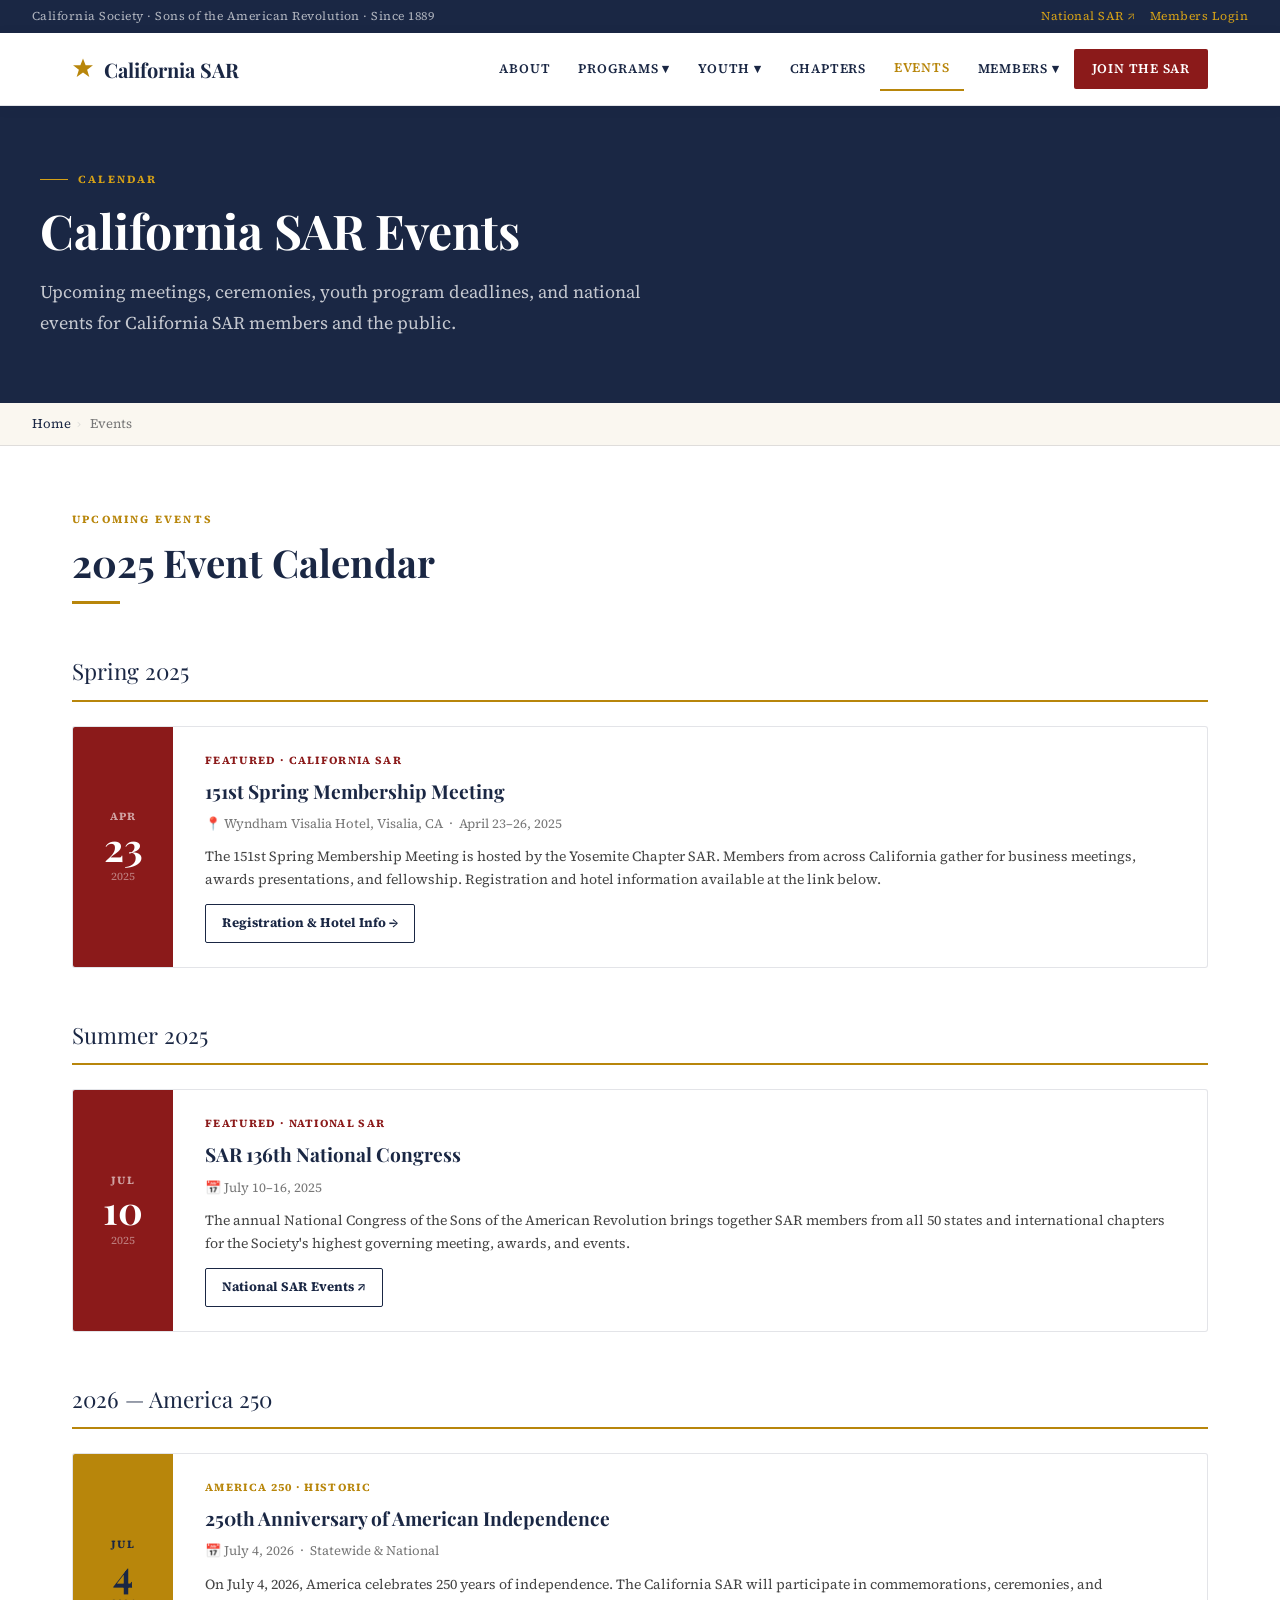
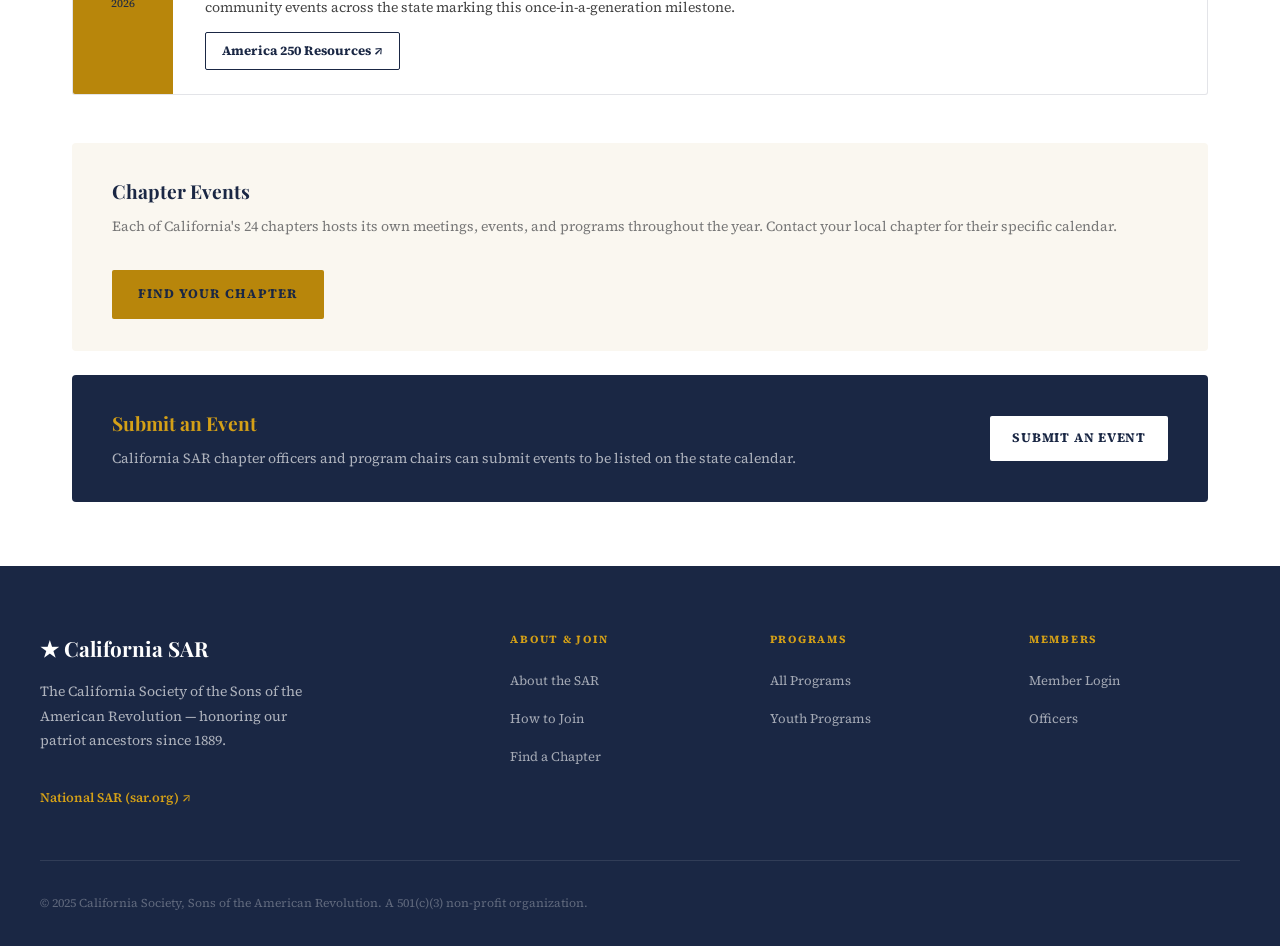
<file: events.html>
<!DOCTYPE html>
<html lang="en">
<head>
<meta charset="UTF-8"><meta name="viewport" content="width=device-width, initial-scale=1.0">
<title>Events – California SAR</title>
<link rel="stylesheet" href="shared.css">
  <link rel="icon" type="image/x-icon" href="favicon.ico">
  <link rel="icon" type="image/svg+xml" href="favicon.svg">
  <link rel="shortcut icon" href="favicon.ico">
<style>
.events-list { display: grid; gap: 1.5rem; }
.event-card { background: var(--white); border: 1px solid var(--border); border-radius: 3px; padding: 0; display: grid; grid-template-columns: 100px 1fr; overflow: hidden; transition: box-shadow 0.2s, transform 0.2s; }
.event-card:hover { box-shadow: 0 6px 24px rgba(26,39,68,0.1); transform: translateY(-2px); }
.event-date { background: var(--navy); color: var(--white); padding: 1.5rem 1rem; text-align: center; display: flex; flex-direction: column; align-items: center; justify-content: center; }
.event-date .month { font-size: 11px; text-transform: uppercase; letter-spacing: 0.12em; color: rgba(255,255,255,0.6); font-weight: 700; font-family: var(--body); }
.event-date .day { font-family: var(--serif); font-size: 2.4rem; font-weight: 700; line-height: 1; color: var(--white); }
.event-date .year { font-size: 11px; color: rgba(255,255,255,0.45); margin-top: 2px; }
.event-card.featured .event-date { background: var(--crimson); }
.event-card.america250 .event-date { background: var(--gold); }
.event-card.america250 .event-date .month, .event-card.america250 .event-date .day, .event-card.america250 .event-date .year { color: var(--navy); }
.event-info { padding: 1.5rem 2rem; }
.event-info .tag { font-size: 11px; text-transform: uppercase; letter-spacing: 0.12em; color: var(--gold); font-weight: 700; font-family: var(--body); margin-bottom: 0.3rem; }
.event-card.featured .event-info .tag { color: var(--crimson); }
.event-info h3 { font-family: var(--serif); font-size: 1.2rem; color: var(--navy); margin-bottom: 0.3rem; }
.event-info .meta { font-size: 13px; color: var(--text-muted); margin-bottom: 0.6rem; }
.event-info p { font-size: 14px; color: var(--text-mid); line-height: 1.65; }
.event-info .register-link { font-size: 13px; font-weight: 700; color: var(--navy); text-decoration: none; margin-top: 0.8rem; display: inline-block; border: 1px solid var(--navy); padding: 7px 16px; border-radius: 2px; transition: all 0.2s; }
.event-info .register-link:hover { background: var(--navy); color: var(--white); }
.year-header { font-family: var(--serif); font-size: 1.4rem; color: var(--navy); padding: 1rem 0 0.5rem; border-bottom: 2px solid var(--gold); margin-bottom: 1.5rem; margin-top: 2rem; }
@media(max-width:600px){ .event-card { grid-template-columns:70px 1fr; } }
</style>
</head>
<body>
<div class="topbar">
  <span>California Society · Sons of the American Revolution · Since 1889</span>
  <span><a href="https://www.sar.org" target="_blank">National SAR ↗</a> &nbsp;&nbsp; <a href="members.html">Members Login</a></span>
</div>
<nav>
  <div class="nav-inner">
    <a href="index.html" class="nav-logo"><svg width="22" height="22" viewBox="0 0 32 32" style="flex-shrink:0;vertical-align:middle;margin-bottom:2px" xmlns="http://www.w3.org/2000/svg"><polygon points="16,2 19.8,12 30.5,12 22,18.5 25.2,29 16,22.5 6.8,29 10,18.5 1.5,12 12.2,12" fill="#b8860b"/></svg> California SAR</a>
    <ul class="nav-links" id="main-nav">
      <li><a href="about.html">About</a></li>
      <li><a href="programs.html">Programs ▾</a><div class="dropdown"><a href="programs.html#america250">America 250</a><a href="programs.html#colorguard">Color Guard</a></div></li>
      <li><a href="youth.html">Youth ▾</a><div class="dropdown"><a href="youth.html#poster">Poster Contest</a><a href="youth.html#eagle">Eagle Scout</a></div></li>
      <li><a href="chapters.html">Chapters</a></li>
      <li><a href="events.html" class="active-page">Events</a></li>
      <li><a href="members.html">Members ▾</a><div class="dropdown"><a href="members.html#registrar">Registrar</a><a href="officers.html">Officers</a></div></li>
      <li><a href="join.html" class="nav-cta">Join the SAR</a></li>
    </ul>
  </div>
</nav>

<div class="page-hero">
  <div class="page-hero-inner">
    <div class="eyebrow">Calendar</div>
    <h1>California SAR Events</h1>
    <p>Upcoming meetings, ceremonies, youth program deadlines, and national events for California SAR members and the public.</p>
  </div>
</div>
<div class="breadcrumb"><a href="index.html">Home</a><span>›</span> Events</div>

<div class="page-body">
  <div class="fade-up">
    <div class="section-label">Upcoming Events</div>
    <h2 class="section-title">2025 Event Calendar</h2>
    <div class="divider"></div>

    <div class="year-header">Spring 2025</div>
    <div class="events-list">
      <div class="event-card featured">
        <div class="event-date"><div class="month">Apr</div><div class="day">23</div><div class="year">2025</div></div>
        <div class="event-info">
          <div class="tag">Featured · California SAR</div>
          <h3>151st Spring Membership Meeting</h3>
          <div class="meta">📍 Wyndham Visalia Hotel, Visalia, CA &nbsp;·&nbsp; April 23–26, 2025</div>
          <p>The 151st Spring Membership Meeting is hosted by the Yosemite Chapter SAR. Members from across California gather for business meetings, awards presentations, and fellowship. Registration and hotel information available at the link below.</p>
          <a href="https://www.californiasar.org/event/151st-spring-membership-meeting/" target="_blank" class="register-link">Registration & Hotel Info →</a>
        </div>
      </div>
    </div>

    <div class="year-header">Summer 2025</div>
    <div class="events-list">
      <div class="event-card featured">
        <div class="event-date"><div class="month">Jul</div><div class="day">10</div><div class="year">2025</div></div>
        <div class="event-info">
          <div class="tag">Featured · National SAR</div>
          <h3>SAR 136th National Congress</h3>
          <div class="meta">📅 July 10–16, 2025</div>
          <p>The annual National Congress of the Sons of the American Revolution brings together SAR members from all 50 states and international chapters for the Society's highest governing meeting, awards, and events.</p>
          <a href="https://www.sar.org/events/" target="_blank" class="register-link">National SAR Events ↗</a>
        </div>
      </div>
    </div>

    <div class="year-header">2026 — America 250</div>
    <div class="events-list">
      <div class="event-card america250">
        <div class="event-date"><div class="month">Jul</div><div class="day">4</div><div class="year">2026</div></div>
        <div class="event-info">
          <div class="tag">America 250 · Historic</div>
          <h3>250th Anniversary of American Independence</h3>
          <div class="meta">📅 July 4, 2026 &nbsp;·&nbsp; Statewide & National</div>
          <p>On July 4, 2026, America celebrates 250 years of independence. The California SAR will participate in commemorations, ceremonies, and community events across the state marking this once-in-a-generation milestone.</p>
          <a href="https://america250sar.org" target="_blank" class="register-link">America 250 Resources ↗</a>
        </div>
      </div>
    </div>

    <div style="background:var(--parchment); border-radius:4px; padding:2rem 2.5rem; margin-top:3rem; display:flex; justify-content:space-between; align-items:center; gap:2rem; flex-wrap:wrap;">
      <div>
        <h3 style="font-family:var(--serif); font-size:1.2rem; color:var(--navy); margin-bottom:0.3rem;">Chapter Events</h3>
        <p style="font-size:14px; color:var(--text-muted);">Each of California's 24 chapters hosts its own meetings, events, and programs throughout the year. Contact your local chapter for their specific calendar.</p>
      </div>
      <a href="chapters.html" class="btn-primary">Find Your Chapter</a>
    </div>

    <div style="background:var(--navy); border-radius:4px; padding:2rem 2.5rem; margin-top:1.5rem; display:flex; justify-content:space-between; align-items:center; gap:2rem; flex-wrap:wrap;">
      <div>
        <h3 style="font-family:var(--serif); font-size:1.2rem; color:var(--gold-light); margin-bottom:0.3rem;">Submit an Event</h3>
        <p style="font-size:14px; color:rgba(255,255,255,0.65);">California SAR chapter officers and program chairs can submit events to be listed on the state calendar.</p>
      </div>
      <a data-m="Z2poaWxsQG1hYy5jb20=" href="#" style="background:var(--white); color:var(--navy); padding:11px 22px; font-family:var(--body); font-weight:700; font-size:13px; text-transform:uppercase; letter-spacing:0.06em; text-decoration:none; border-radius:2px;">Submit an Event</a>
    </div>
  </div>
</div>

<footer>
  <div class="footer-grid">
    <div class="footer-brand"><h3>★ California SAR</h3><p>The California Society of the Sons of the American Revolution — honoring our patriot ancestors since 1889.</p><br><a href="https://www.sar.org" target="_blank" class="sar-link">National SAR (sar.org) ↗</a></div>
    <div class="footer-col"><h4>About & Join</h4><ul><li><a href="about.html">About the SAR</a></li><li><a href="join.html">How to Join</a></li><li><a href="chapters.html">Find a Chapter</a></li></ul></div>
    <div class="footer-col"><h4>Programs</h4><ul><li><a href="programs.html">All Programs</a></li><li><a href="youth.html">Youth Programs</a></li></ul></div>
    <div class="footer-col"><h4>Members</h4><ul><li><a href="members.html">Member Login</a></li><li><a href="officers.html">Officers</a></li></ul></div>
  </div>
  <div class="footer-bottom"><span>© 2025 California Society, Sons of the American Revolution. A 501(c)(3) non-profit organization.</span></div>
</footer>
<script>document.querySelectorAll('.fade-up').forEach(el=>new IntersectionObserver((e)=>e.forEach(x=>{if(x.isIntersecting)x.target.classList.add('visible')}),{threshold:0.08}).observe(el));</script>
<style>.em-hide{opacity:0}</style>
<script>
(function(){
  var d=atob;
  document.querySelectorAll('[data-m]').forEach(function(el){
    var e=d(el.getAttribute('data-m'));
    if(el.tagName==='A') el.href='mailto:'+e;
    if(el.hasAttribute('data-mt')){el.textContent=e;el.classList.remove('em-hide');}
  });
})();
</script>
</body></html>
</file>
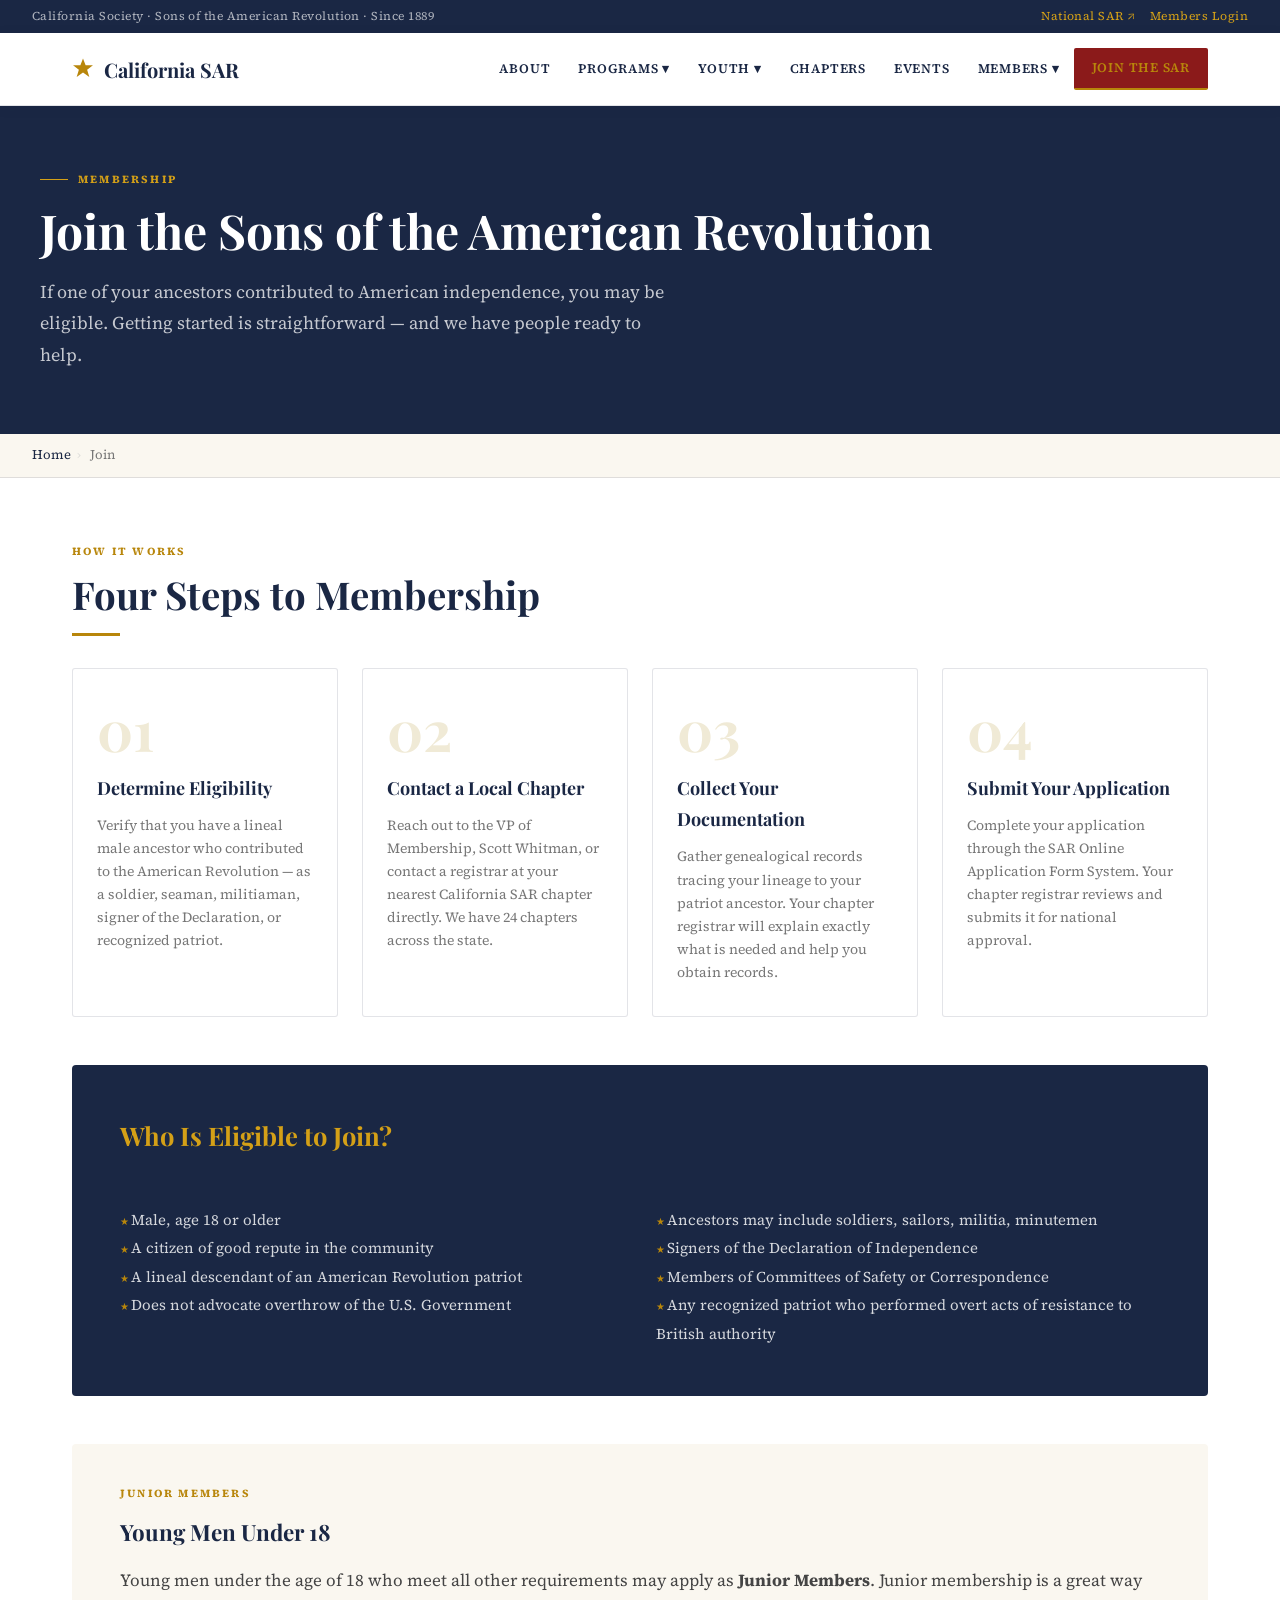
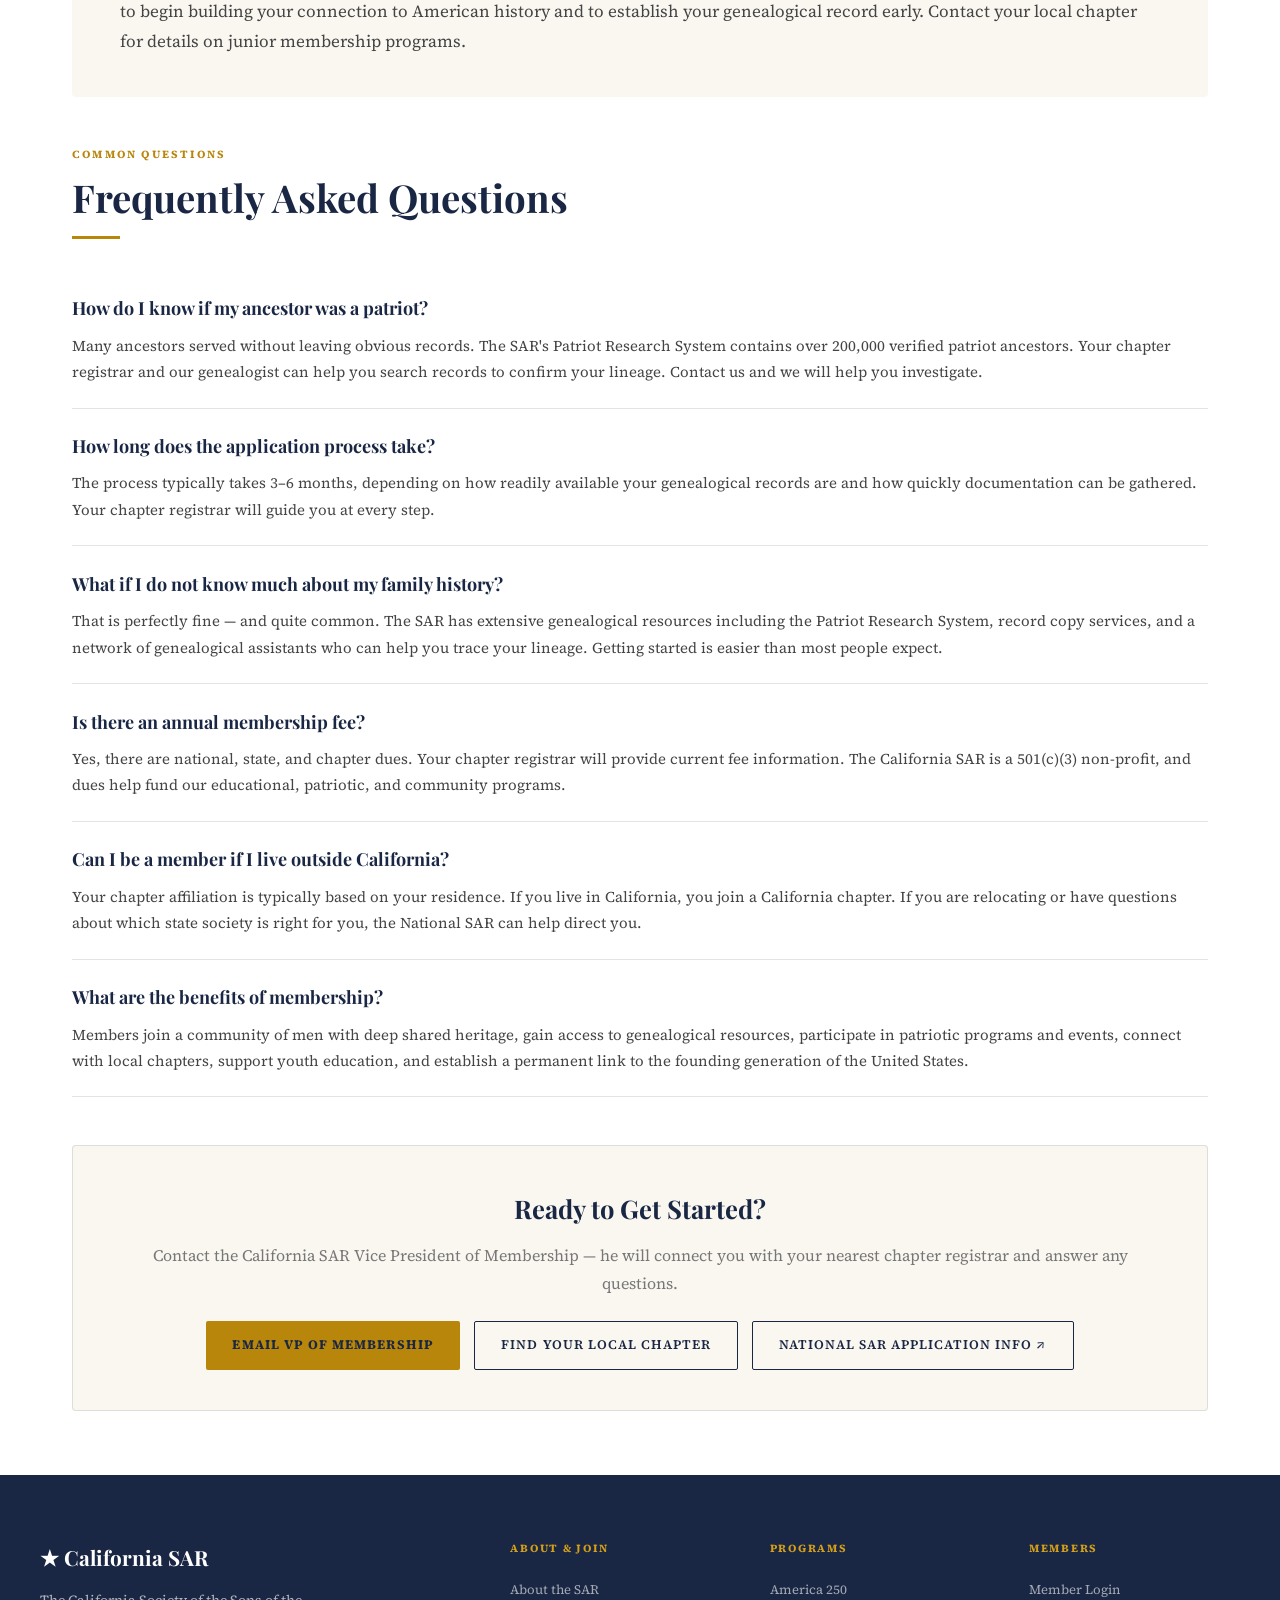
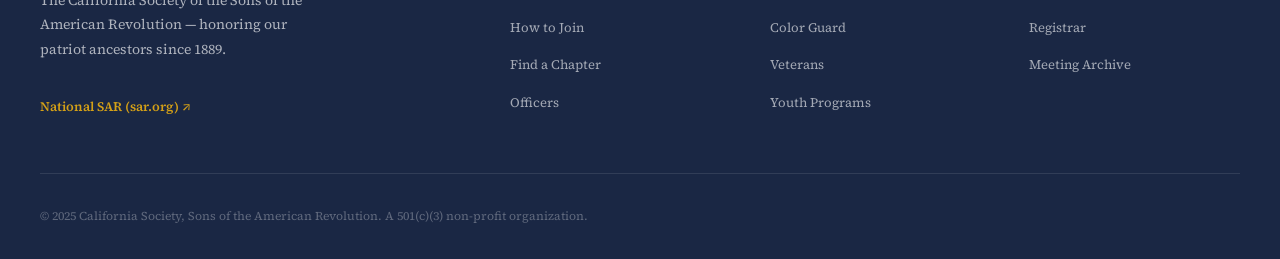
<file: join.html>
<!DOCTYPE html>
<html lang="en">
<head>
<meta charset="UTF-8"><meta name="viewport" content="width=device-width, initial-scale=1.0">
<title>Join – California SAR</title>
<link rel="stylesheet" href="shared.css">
  <link rel="icon" type="image/x-icon" href="favicon.ico">
  <link rel="icon" type="image/svg+xml" href="favicon.svg">
  <link rel="shortcut icon" href="favicon.ico">
<style>
.steps-grid { display: grid; grid-template-columns: repeat(4,1fr); gap: 1.5rem; margin-bottom: 3rem; }
.step-card { border: 1px solid var(--border); border-radius: 3px; padding: 2rem 1.5rem; background: var(--white); transition: box-shadow 0.25s, transform 0.25s; }
.step-card:hover { box-shadow: 0 8px 32px rgba(26,39,68,0.1); transform: translateY(-3px); }
.step-num { font-family: var(--serif); font-size: 3.5rem; font-weight: 700; color: var(--parchment-dark); line-height: 1; margin-bottom: 1rem; }
.step-card h3 { font-family: var(--serif); font-size: 18px; color: var(--navy); margin-bottom: 0.6rem; }
.step-card p { font-size: 14px; color: var(--text-muted); line-height: 1.65; }
.eligibility-box { background: var(--navy); color: var(--white); border-radius: 4px; padding: 3rem; display: grid; grid-template-columns: 1fr 1fr; gap: 2rem; margin-bottom: 3rem; }
.eligibility-box h3 { font-family: var(--serif); font-size: 1.6rem; color: var(--gold-light); margin-bottom: 1rem; grid-column: 1/-1; }
.eligibility-box ul { list-style: none; font-size: 15px; color: rgba(255,255,255,0.82); line-height: 1.9; }
.eligibility-box ul li::before { content: '★ '; color: var(--gold); font-size: 10px; vertical-align: middle; }
.faq-item { border-bottom: 1px solid var(--border); padding: 1.4rem 0; }
.faq-item h4 { font-family: var(--serif); font-size: 18px; color: var(--navy); margin-bottom: 0.5rem; cursor: pointer; }
.faq-item p { font-size: 15px; color: var(--text-mid); line-height: 1.75; }
.contact-box { background: var(--parchment); border: 1px solid var(--border); border-radius: 4px; padding: 2.5rem; margin-top: 3rem; text-align: center; }
.contact-box h3 { font-family: var(--serif); font-size: 1.6rem; color: var(--navy); margin-bottom: 0.6rem; }
.contact-box p { color: var(--text-muted); margin-bottom: 1.5rem; font-size: 16px; }
@media(max-width:900px){ .steps-grid,.eligibility-box { grid-template-columns:1fr 1fr; } }
@media(max-width:600px){ .steps-grid,.eligibility-box { grid-template-columns:1fr; } }
</style>
</head>
<body>
<div class="topbar">
  <span>California Society · Sons of the American Revolution · Since 1889</span>
  <span><a href="https://www.sar.org" target="_blank">National SAR ↗</a> &nbsp;&nbsp; <a href="members.html">Members Login</a></span>
</div>
<nav>
  <div class="nav-inner">
    <a href="index.html" class="nav-logo"><svg width="22" height="22" viewBox="0 0 32 32" style="flex-shrink:0;vertical-align:middle;margin-bottom:2px" xmlns="http://www.w3.org/2000/svg"><polygon points="16,2 19.8,12 30.5,12 22,18.5 25.2,29 16,22.5 6.8,29 10,18.5 1.5,12 12.2,12" fill="#b8860b"/></svg> California SAR</a>
    <ul class="nav-links" id="main-nav">
      <li><a href="about.html">About</a></li>
      <li><a href="programs.html">Programs ▾</a><div class="dropdown"><a href="programs.html#america250">America 250</a><a href="programs.html#colorguard">Color Guard</a><a href="programs.html#veterans">Veteran Recognition</a><a href="programs.html#awards">Community Awards</a></div></li>
      <li><a href="youth.html">Youth ▾</a><div class="dropdown"><a href="youth.html#poster">Poster Contest</a><a href="youth.html#eagle">Eagle Scout Awards</a><a href="youth.html#rotc">ROTC/JROTC</a></div></li>
      <li><a href="chapters.html">Chapters</a></li>
      <li><a href="events.html">Events</a></li>
      <li><a href="members.html">Members ▾</a><div class="dropdown"><a href="members.html#registrar">Registrar</a><a href="officers.html">Officers</a></div></li>
      <li><a href="join.html" class="nav-cta active-page">Join the SAR</a></li>
    </ul>
  </div>
</nav>

<div class="page-hero">
  <div class="page-hero-inner">
    <div class="eyebrow">Membership</div>
    <h1>Join the Sons of the American Revolution</h1>
    <p>If one of your ancestors contributed to American independence, you may be eligible. Getting started is straightforward — and we have people ready to help.</p>
  </div>
</div>
<div class="breadcrumb"><a href="index.html">Home</a><span>›</span> Join</div>

<div class="page-body">
  <div class="fade-up">
    <div class="section-label">How It Works</div>
    <h2 class="section-title">Four Steps to Membership</h2>
    <div class="divider"></div>
    <div class="steps-grid">
      <div class="step-card">
        <div class="step-num">01</div>
        <h3>Determine Eligibility</h3>
        <p>Verify that you have a lineal male ancestor who contributed to the American Revolution — as a soldier, seaman, militiaman, signer of the Declaration, or recognized patriot.</p>
      </div>
      <div class="step-card">
        <div class="step-num">02</div>
        <h3>Contact a Local Chapter</h3>
        <p>Reach out to the VP of Membership, Scott Whitman, or contact a registrar at your nearest California SAR chapter directly. We have 24 chapters across the state.</p>
      </div>
      <div class="step-card">
        <div class="step-num">03</div>
        <h3>Collect Your Documentation</h3>
        <p>Gather genealogical records tracing your lineage to your patriot ancestor. Your chapter registrar will explain exactly what is needed and help you obtain records.</p>
      </div>
      <div class="step-card">
        <div class="step-num">04</div>
        <h3>Submit Your Application</h3>
        <p>Complete your application through the SAR Online Application Form System. Your chapter registrar reviews and submits it for national approval.</p>
      </div>
    </div>

    <div class="eligibility-box">
      <h3>Who Is Eligible to Join?</h3>
      <ul>
        <li>Male, age 18 or older</li>
        <li>A citizen of good repute in the community</li>
        <li>A lineal descendant of an American Revolution patriot</li>
        <li>Does not advocate overthrow of the U.S. Government</li>
      </ul>
      <ul>
        <li>Ancestors may include soldiers, sailors, militia, minutemen</li>
        <li>Signers of the Declaration of Independence</li>
        <li>Members of Committees of Safety or Correspondence</li>
        <li>Any recognized patriot who performed overt acts of resistance to British authority</li>
      </ul>
    </div>

    <div style="background:var(--parchment); padding:2.5rem 3rem; border-radius:4px; margin-bottom:3rem;">
      <div class="section-label">Junior Members</div>
      <h3 style="font-family:var(--serif); font-size:1.4rem; color:var(--navy); margin-bottom:0.8rem;">Young Men Under 18</h3>
      <p style="color:var(--text-mid); line-height:1.8;">Young men under the age of 18 who meet all other requirements may apply as <strong>Junior Members</strong>. Junior membership is a great way to begin building your connection to American history and to establish your genealogical record early. Contact your local chapter for details on junior membership programs.</p>
    </div>
  </div>

  <div class="fade-up">
    <div class="section-label">Common Questions</div>
    <h2 class="section-title">Frequently Asked Questions</h2>
    <div class="divider"></div>
    <div class="faq-item"><h4>How do I know if my ancestor was a patriot?</h4><p>Many ancestors served without leaving obvious records. The SAR's Patriot Research System contains over 200,000 verified patriot ancestors. Your chapter registrar and our genealogist can help you search records to confirm your lineage. Contact us and we will help you investigate.</p></div>
    <div class="faq-item"><h4>How long does the application process take?</h4><p>The process typically takes 3–6 months, depending on how readily available your genealogical records are and how quickly documentation can be gathered. Your chapter registrar will guide you at every step.</p></div>
    <div class="faq-item"><h4>What if I do not know much about my family history?</h4><p>That is perfectly fine — and quite common. The SAR has extensive genealogical resources including the Patriot Research System, record copy services, and a network of genealogical assistants who can help you trace your lineage. Getting started is easier than most people expect.</p></div>
    <div class="faq-item"><h4>Is there an annual membership fee?</h4><p>Yes, there are national, state, and chapter dues. Your chapter registrar will provide current fee information. The California SAR is a 501(c)(3) non-profit, and dues help fund our educational, patriotic, and community programs.</p></div>
    <div class="faq-item"><h4>Can I be a member if I live outside California?</h4><p>Your chapter affiliation is typically based on your residence. If you live in California, you join a California chapter. If you are relocating or have questions about which state society is right for you, the National SAR can help direct you.</p></div>
    <div class="faq-item"><h4>What are the benefits of membership?</h4><p>Members join a community of men with deep shared heritage, gain access to genealogical resources, participate in patriotic programs and events, connect with local chapters, support youth education, and establish a permanent link to the founding generation of the United States.</p></div>
  </div>

  <div class="contact-box fade-up">
    <h3>Ready to Get Started?</h3>
    <p>Contact the California SAR Vice President of Membership — he will connect you with your nearest chapter registrar and answer any questions.</p>
    <div style="display:flex; gap:14px; justify-content:center; flex-wrap:wrap;">
      <a data-m="cm9iZXJ0c2NvdHR3aGl0bWFuQGdtYWlsLmNvbQ==" href="#" class="btn-primary">Email VP of Membership</a>
      <a href="chapters.html" class="btn-outline">Find Your Local Chapter</a>
      <a href="https://www.sar.org/how-to-apply/" target="_blank" class="btn-outline">National SAR Application Info ↗</a>
    </div>
  </div>
</div>

<footer>
  <div class="footer-grid">
    <div class="footer-brand"><h3>★ California SAR</h3><p>The California Society of the Sons of the American Revolution — honoring our patriot ancestors since 1889.</p><br><a href="https://www.sar.org" target="_blank" class="sar-link">National SAR (sar.org) ↗</a></div>
    <div class="footer-col"><h4>About & Join</h4><ul><li><a href="about.html">About the SAR</a></li><li><a href="join.html">How to Join</a></li><li><a href="chapters.html">Find a Chapter</a></li><li><a href="officers.html">Officers</a></li></ul></div>
    <div class="footer-col"><h4>Programs</h4><ul><li><a href="programs.html#america250">America 250</a></li><li><a href="programs.html#colorguard">Color Guard</a></li><li><a href="programs.html#veterans">Veterans</a></li><li><a href="youth.html">Youth Programs</a></li></ul></div>
    <div class="footer-col"><h4>Members</h4><ul><li><a href="members.html">Member Login</a></li><li><a href="members.html#registrar">Registrar</a></li><li><a href="members.html#archive">Meeting Archive</a></li></ul></div>
  </div>
  <div class="footer-bottom"><span>© 2025 California Society, Sons of the American Revolution. A 501(c)(3) non-profit organization.</span></div>
</footer>
<script>document.querySelectorAll('.fade-up').forEach(el=>new IntersectionObserver((e)=>e.forEach(x=>{if(x.isIntersecting)x.target.classList.add('visible')}),{threshold:0.08}).observe(el));</script>
<style>.em-hide{opacity:0}</style>
<script>
(function(){
  var d=atob;
  document.querySelectorAll('[data-m]').forEach(function(el){
    var e=d(el.getAttribute('data-m'));
    if(el.tagName==='A') el.href='mailto:'+e;
    if(el.hasAttribute('data-mt')){el.textContent=e;el.classList.remove('em-hide');}
  });
})();
</script>
</body></html>
</file>
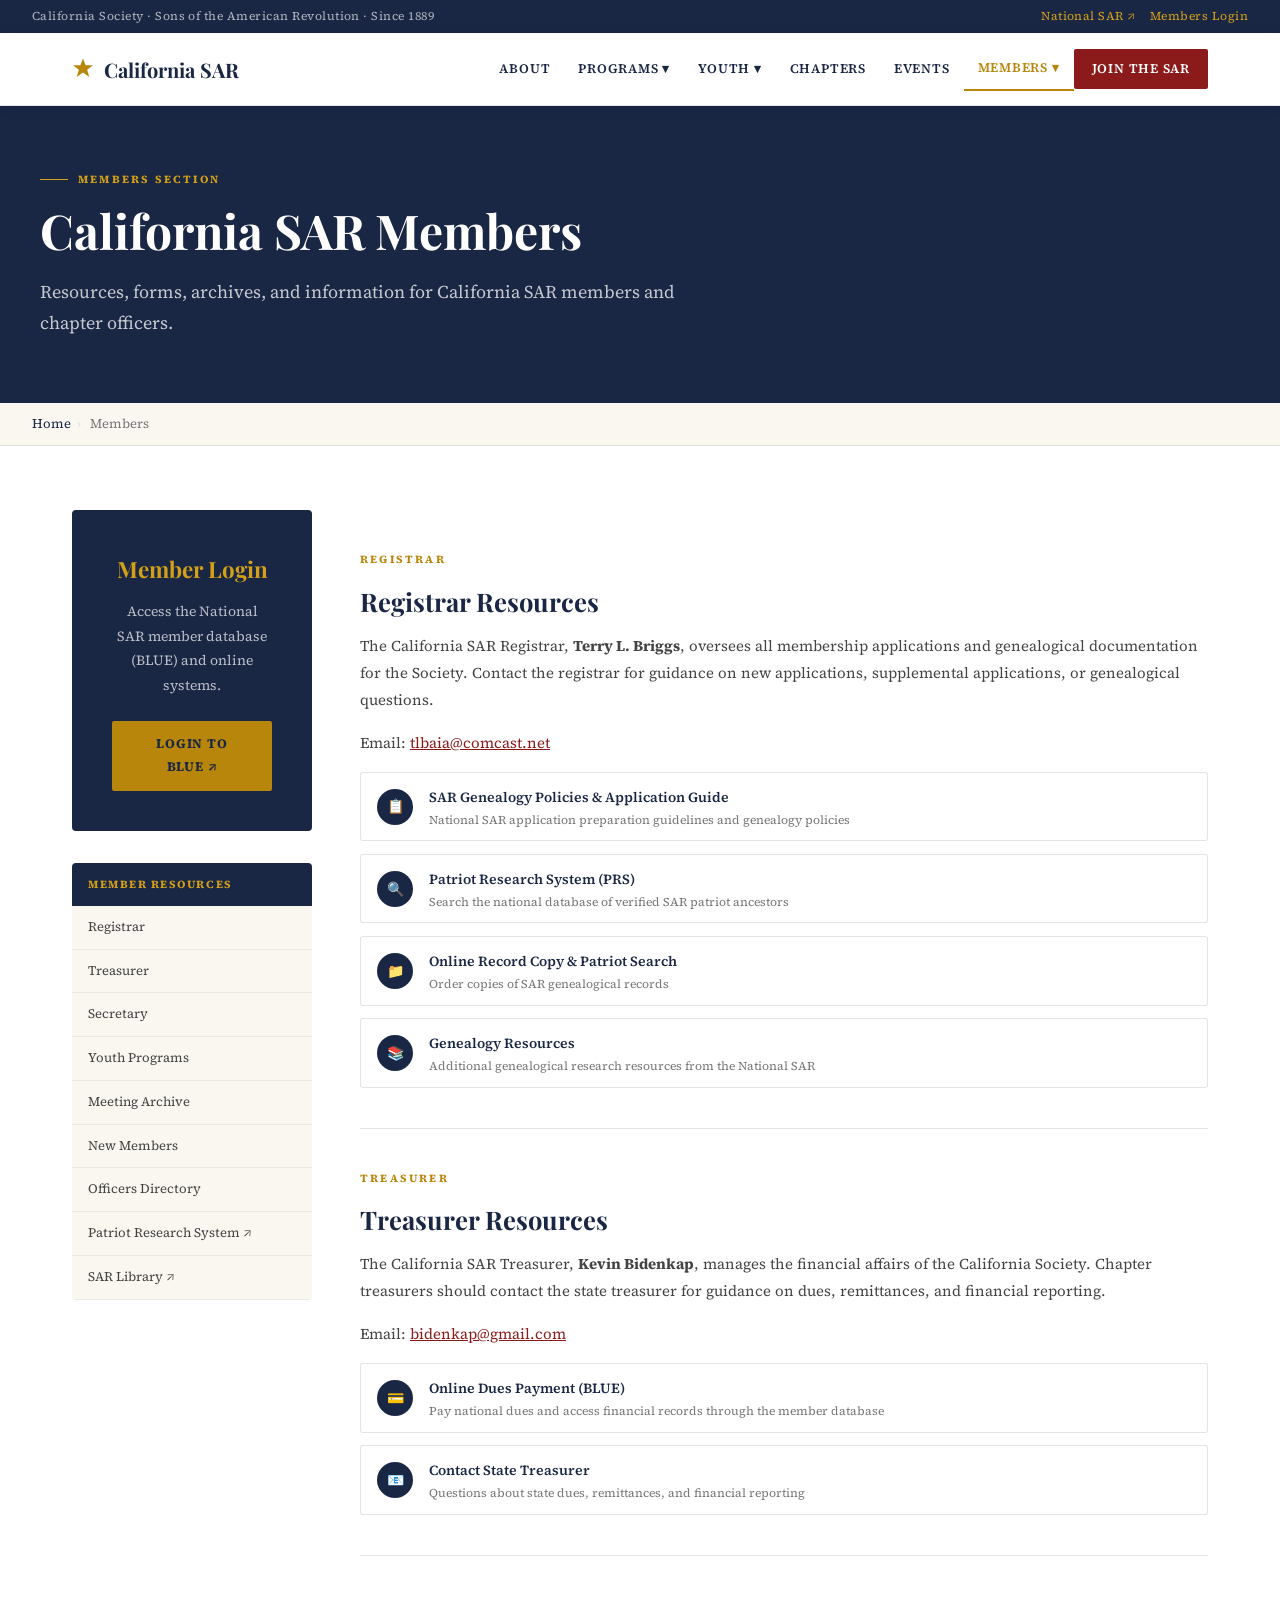
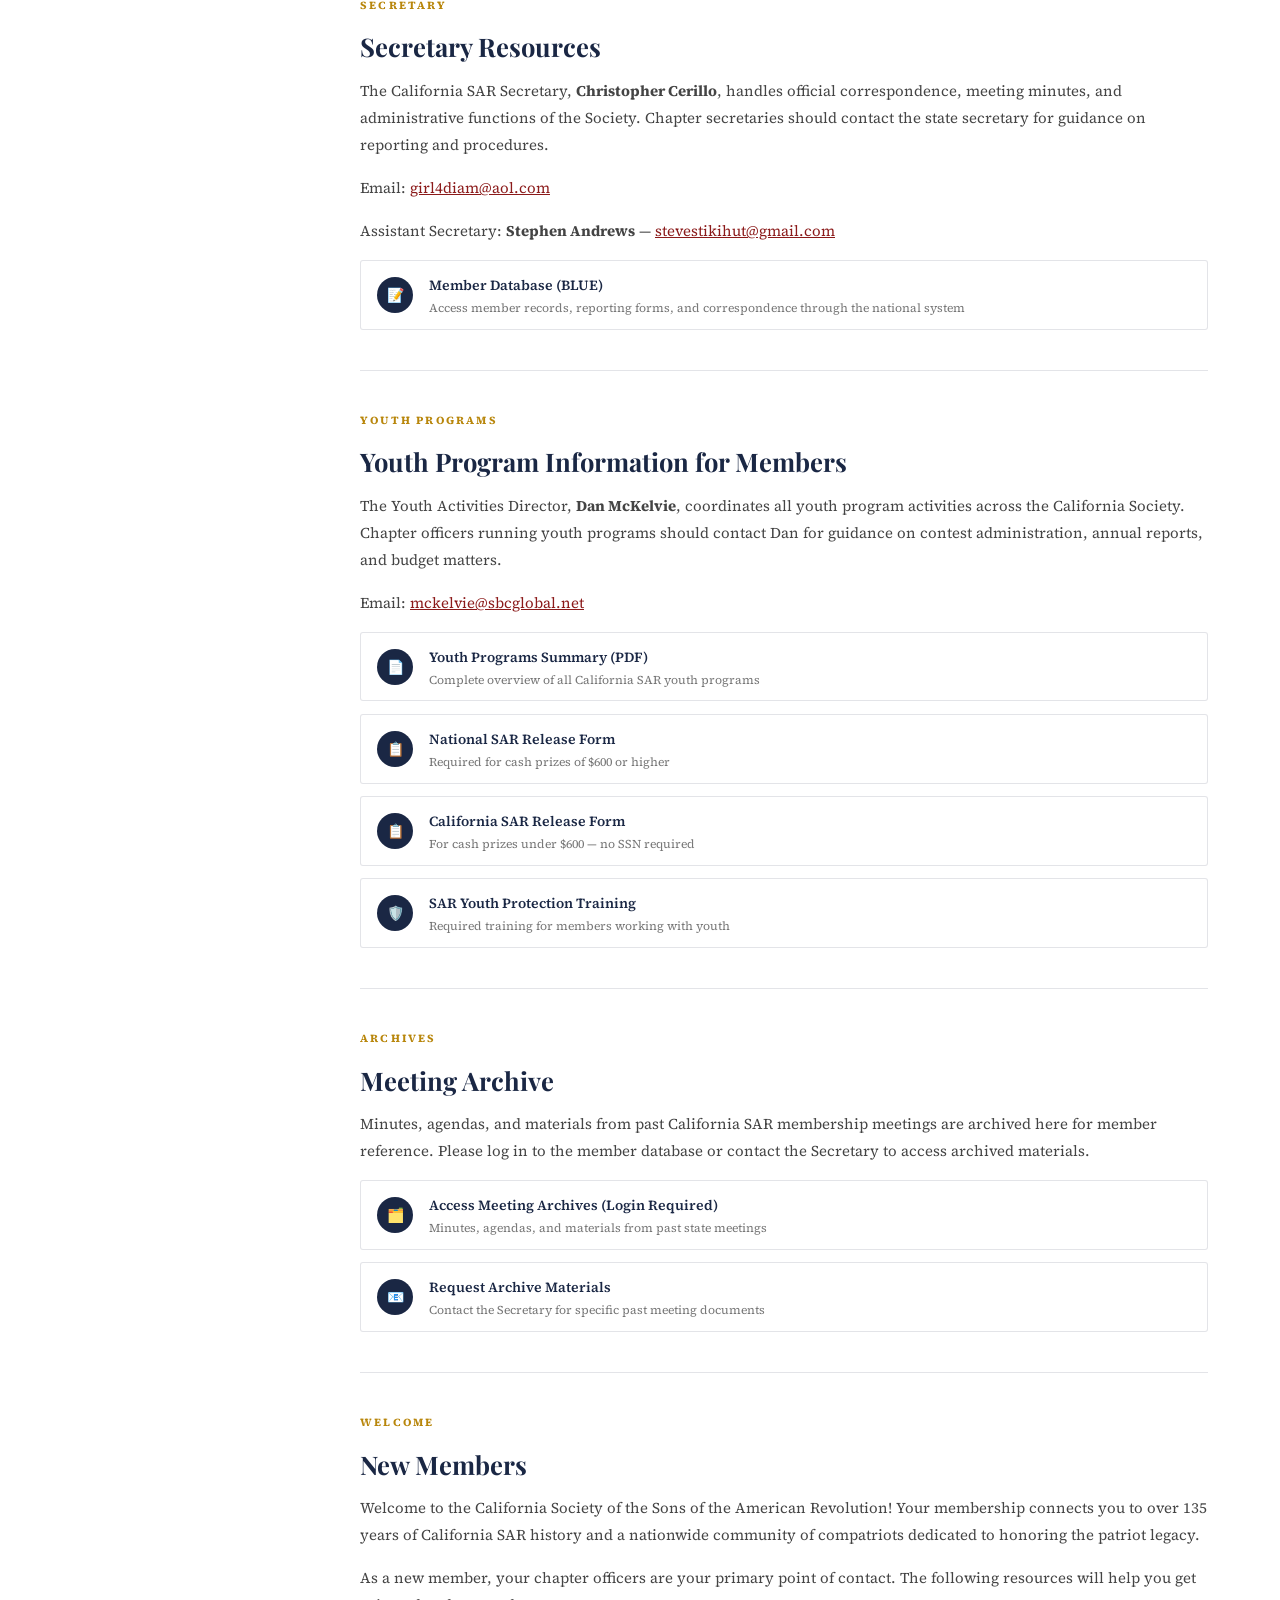
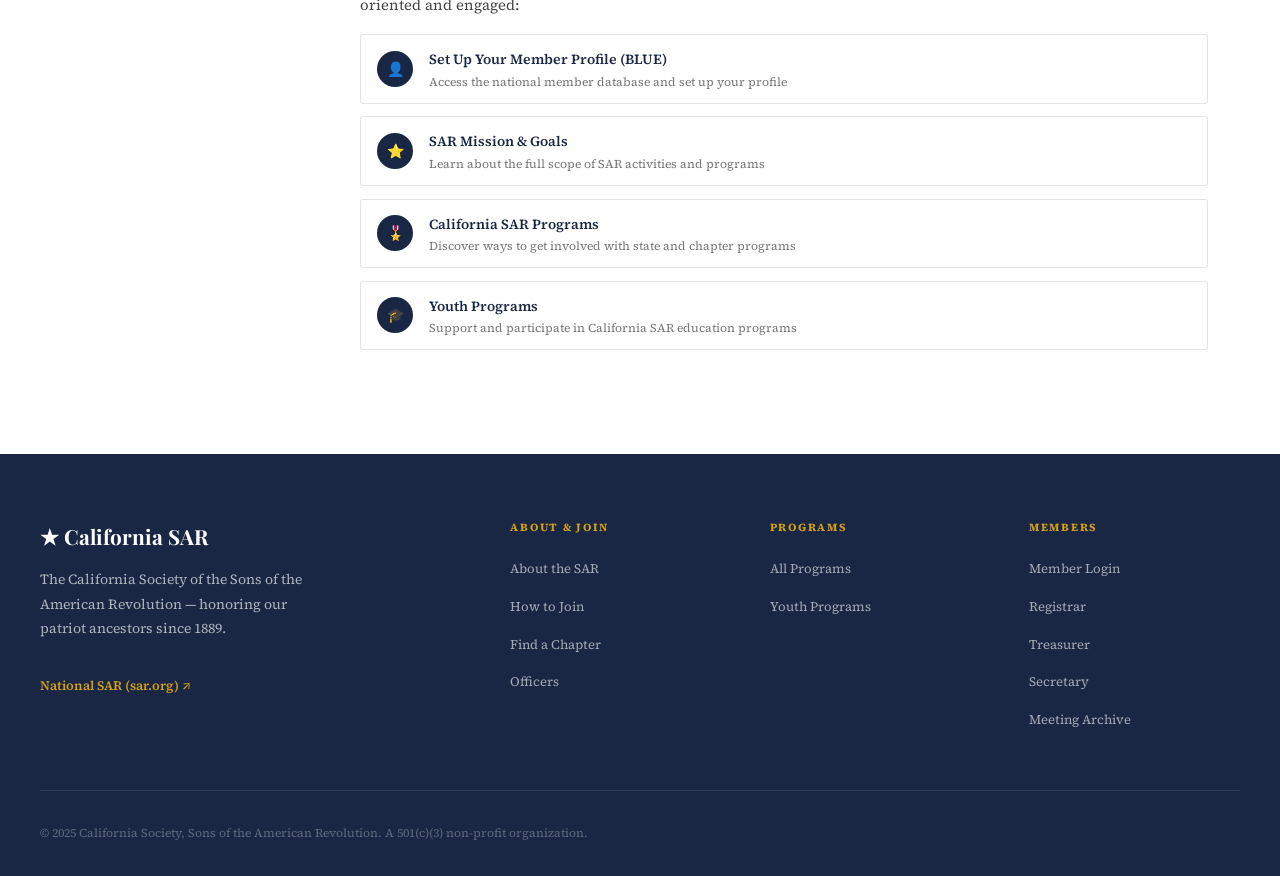
<file: members.html>
<!DOCTYPE html>
<html lang="en">
<head>
<meta charset="UTF-8"><meta name="viewport" content="width=device-width, initial-scale=1.0">
<title>Members – California SAR</title>
<link rel="stylesheet" href="shared.css">
  <link rel="icon" type="image/x-icon" href="favicon.ico">
  <link rel="icon" type="image/svg+xml" href="favicon.svg">
  <link rel="shortcut icon" href="favicon.ico">
<style>
.members-grid { display: grid; grid-template-columns: 240px 1fr; gap: 3rem; }
.members-sidebar { position: sticky; top: 90px; align-self: start; }
.sidebar-nav { background: var(--parchment); border-radius: 4px; overflow: hidden; }
.sidebar-nav h4 { background: var(--navy); color: var(--gold-light); padding: 12px 16px; font-size: 11px; text-transform: uppercase; letter-spacing: 0.14em; font-family: var(--body); }
.sidebar-nav a { display: block; padding: 10px 16px; font-size: 13px; color: var(--text-mid); text-decoration: none; border-bottom: 1px solid rgba(0,0,0,0.05); font-family: var(--body); transition: background 0.15s, color 0.15s; }
.sidebar-nav a:hover { background: var(--white); color: var(--navy); font-weight: 600; }
.member-section { padding: 2.5rem 0; border-bottom: 1px solid var(--border); }
.member-section:last-child { border-bottom: none; }
.member-section h2 { font-family: var(--serif); font-size: 1.6rem; color: var(--navy); margin-bottom: 0.5rem; }
.member-section p { color: var(--text-mid); font-size: 15px; line-height: 1.8; margin-bottom: 1rem; }
.resource-list { display: grid; gap: 0.8rem; }
.resource-item { display: flex; align-items: center; gap: 1rem; padding: 12px 16px; background: var(--white); border: 1px solid var(--border); border-radius: 3px; text-decoration: none; color: var(--text-mid); font-size: 14px; transition: all 0.2s; }
.resource-item:hover { border-color: var(--gold); background: var(--parchment); color: var(--navy); }
.resource-item .icon { width: 36px; height: 36px; background: var(--navy); border-radius: 50%; display: flex; align-items: center; justify-content: center; font-size: 14px; flex-shrink: 0; }
.resource-item h4 { font-family: var(--body); font-size: 14px; font-weight: 600; color: var(--navy); margin-bottom: 2px; }
.resource-item p { font-size: 12px; color: var(--text-muted); line-height: 1.4; margin: 0; }
.login-box { background: var(--navy); color: var(--white); border-radius: 4px; padding: 2.5rem; margin-bottom: 2rem; text-align: center; }
.login-box h3 { font-family: var(--serif); font-size: 1.4rem; color: var(--gold-light); margin-bottom: 0.6rem; }
.login-box p { font-size: 14px; color: rgba(255,255,255,0.7); margin-bottom: 1.5rem; }
.btn-gold { background: var(--gold); color: var(--navy); padding: 12px 26px; font-family: var(--body); font-weight: 700; font-size: 13px; letter-spacing: 0.06em; text-transform: uppercase; text-decoration: none; border-radius: 2px; display: inline-block; transition: background 0.2s; }
.btn-gold:hover { background: var(--gold-light); }
@media(max-width:900px){ .members-grid { grid-template-columns:1fr; } .members-sidebar { position:static; } }
</style>
</head>
<body>
<div class="topbar">
  <span>California Society · Sons of the American Revolution · Since 1889</span>
  <span><a href="https://www.sar.org" target="_blank">National SAR ↗</a> &nbsp;&nbsp; <a href="members.html">Members Login</a></span>
</div>
<nav>
  <div class="nav-inner">
    <a href="index.html" class="nav-logo"><svg width="22" height="22" viewBox="0 0 32 32" style="flex-shrink:0;vertical-align:middle;margin-bottom:2px" xmlns="http://www.w3.org/2000/svg"><polygon points="16,2 19.8,12 30.5,12 22,18.5 25.2,29 16,22.5 6.8,29 10,18.5 1.5,12 12.2,12" fill="#b8860b"/></svg> California SAR</a>
    <ul class="nav-links" id="main-nav">
      <li><a href="about.html">About</a></li>
      <li><a href="programs.html">Programs ▾</a><div class="dropdown"><a href="programs.html#america250">America 250</a><a href="programs.html#colorguard">Color Guard</a></div></li>
      <li><a href="youth.html">Youth ▾</a><div class="dropdown"><a href="youth.html#poster">Poster Contest</a><a href="youth.html#eagle">Eagle Scout</a></div></li>
      <li><a href="chapters.html">Chapters</a></li>
      <li><a href="events.html">Events</a></li>
      <li><a href="members.html" class="active-page">Members ▾</a><div class="dropdown"><a href="#registrar">Registrar</a><a href="#treasurer">Treasurer</a><a href="#secretary">Secretary</a><a href="#archive">Meeting Archive</a><a href="#new">New Members</a><a href="officers.html">Officers</a></div></li>
      <li><a href="join.html" class="nav-cta">Join the SAR</a></li>
    </ul>
  </div>
</nav>

<div class="page-hero">
  <div class="page-hero-inner">
    <div class="eyebrow">Members Section</div>
    <h1>California SAR Members</h1>
    <p>Resources, forms, archives, and information for California SAR members and chapter officers.</p>
  </div>
</div>
<div class="breadcrumb"><a href="index.html">Home</a><span>›</span> Members</div>

<div class="page-body">
  <div class="members-grid">
    <div class="members-sidebar">
      <div class="login-box">
        <h3>Member Login</h3>
        <p>Access the National SAR member database (BLUE) and online systems.</p>
        <a href="https://members.sar.org/" target="_blank" class="btn-gold">Login to BLUE ↗</a>
      </div>
      <div class="sidebar-nav">
        <h4>Member Resources</h4>
        <a href="#registrar">Registrar</a>
        <a href="#treasurer">Treasurer</a>
        <a href="#secretary">Secretary</a>
        <a href="#youth">Youth Programs</a>
        <a href="#archive">Meeting Archive</a>
        <a href="#new">New Members</a>
        <a href="officers.html">Officers Directory</a>
        <a href="https://www.sar.org/patriot-research-system/" target="_blank">Patriot Research System ↗</a>
        <a href="https://library.sar.org/" target="_blank">SAR Library ↗</a>
      </div>
    </div>

    <div>
      <div class="member-section fade-up" id="registrar">
        <div class="section-label">Registrar</div>
        <h2>Registrar Resources</h2>
        <p>The California SAR Registrar, <strong>Terry L. Briggs</strong>, oversees all membership applications and genealogical documentation for the Society. Contact the registrar for guidance on new applications, supplemental applications, or genealogical questions.</p>
        <p>Email: <a data-m="dGxiYWlhQGNvbWNhc3QubmV0" data-mt="1" class="em-hide" style="color:var(--crimson);"></a></p>
        <div class="resource-list">
          <a href="https://www.sar.org/nssar-genealogy-policies-materials/" target="_blank" class="resource-item">
            <div class="icon">📋</div>
            <div><h4>SAR Genealogy Policies & Application Guide</h4><p>National SAR application preparation guidelines and genealogy policies</p></div>
          </a>
          <a href="https://sarpatriots.sar.org/" target="_blank" class="resource-item">
            <div class="icon">🔍</div>
            <div><h4>Patriot Research System (PRS)</h4><p>Search the national database of verified SAR patriot ancestors</p></div>
          </a>
          <a href="https://www.sar.org/order-record-copies/" target="_blank" class="resource-item">
            <div class="icon">📁</div>
            <div><h4>Online Record Copy & Patriot Search</h4><p>Order copies of SAR genealogical records</p></div>
          </a>
          <a href="https://www.sar.org/genealogy-resources/" target="_blank" class="resource-item">
            <div class="icon">📚</div>
            <div><h4>Genealogy Resources</h4><p>Additional genealogical research resources from the National SAR</p></div>
          </a>
        </div>
      </div>

      <div class="member-section fade-up" id="treasurer">
        <div class="section-label">Treasurer</div>
        <h2>Treasurer Resources</h2>
        <p>The California SAR Treasurer, <strong>Kevin Bidenkap</strong>, manages the financial affairs of the California Society. Chapter treasurers should contact the state treasurer for guidance on dues, remittances, and financial reporting.</p>
        <p>Email: <a data-m="YmlkZW5rYXBAZ21haWwuY29t" data-mt="1" class="em-hide" style="color:var(--crimson);"></a></p>
        <div class="resource-list">
          <a href="https://members.sar.org/" target="_blank" class="resource-item">
            <div class="icon">💳</div>
            <div><h4>Online Dues Payment (BLUE)</h4><p>Pay national dues and access financial records through the member database</p></div>
          </a>
          <a data-m="YmlkZW5rYXBAZ21haWwuY29t" href="#" class="resource-item">
            <div class="icon">📧</div>
            <div><h4>Contact State Treasurer</h4><p>Questions about state dues, remittances, and financial reporting</p></div>
          </a>
        </div>
      </div>

      <div class="member-section fade-up" id="secretary">
        <div class="section-label">Secretary</div>
        <h2>Secretary Resources</h2>
        <p>The California SAR Secretary, <strong>Christopher Cerillo</strong>, handles official correspondence, meeting minutes, and administrative functions of the Society. Chapter secretaries should contact the state secretary for guidance on reporting and procedures.</p>
        <p>Email: <a data-m="Z2lybDRkaWFtQGFvbC5jb20=" data-mt="1" class="em-hide" style="color:var(--crimson);"></a></p>
        <p>Assistant Secretary: <strong>Stephen Andrews</strong> — <a data-m="c3RldmVzdGlraWh1dEBnbWFpbC5jb20=" data-mt="1" class="em-hide" style="color:var(--crimson);"></a></p>
        <div class="resource-list">
          <a href="https://members.sar.org/" target="_blank" class="resource-item">
            <div class="icon">📝</div>
            <div><h4>Member Database (BLUE)</h4><p>Access member records, reporting forms, and correspondence through the national system</p></div>
          </a>
        </div>
      </div>

      <div class="member-section fade-up" id="youth">
        <div class="section-label">Youth Programs</div>
        <h2>Youth Program Information for Members</h2>
        <p>The Youth Activities Director, <strong>Dan McKelvie</strong>, coordinates all youth program activities across the California Society. Chapter officers running youth programs should contact Dan for guidance on contest administration, annual reports, and budget matters.</p>
        <p>Email: <a data-m="bWNrZWx2aWVAc2JjZ2xvYmFsLm5ldA==" data-mt="1" class="em-hide" style="color:var(--crimson);"></a></p>
        <div class="resource-list">
          <a href="https://www.californiasar.org/wp-content/uploads/Youth-Programs-Summary.pdf" target="_blank" class="resource-item">
            <div class="icon">📄</div>
            <div><h4>Youth Programs Summary (PDF)</h4><p>Complete overview of all California SAR youth programs</p></div>
          </a>
          <a href="https://www.californiasar.org/wp-content/uploads/CASSARRelease040616.docx" target="_blank" class="resource-item">
            <div class="icon">📋</div>
            <div><h4>National SAR Release Form</h4><p>Required for cash prizes of $600 or higher</p></div>
          </a>
          <a href="https://www.californiasar.org/wp-content/uploads/CASSAR-Release.pdf" target="_blank" class="resource-item">
            <div class="icon">📋</div>
            <div><h4>California SAR Release Form</h4><p>For cash prizes under $600 — no SSN required</p></div>
          </a>
          <a href="https://www.californiasar.org/members-section/youth-protection-training/" target="_blank" class="resource-item">
            <div class="icon">🛡️</div>
            <div><h4>SAR Youth Protection Training</h4><p>Required training for members working with youth</p></div>
          </a>
        </div>
      </div>

      <div class="member-section fade-up" id="archive">
        <div class="section-label">Archives</div>
        <h2>Meeting Archive</h2>
        <p>Minutes, agendas, and materials from past California SAR membership meetings are archived here for member reference. Please log in to the member database or contact the Secretary to access archived materials.</p>
        <div class="resource-list">
          <a href="https://members.sar.org/" target="_blank" class="resource-item">
            <div class="icon">🗂️</div>
            <div><h4>Access Meeting Archives (Login Required)</h4><p>Minutes, agendas, and materials from past state meetings</p></div>
          </a>
          <a data-m="Z2lybDRkaWFtQGFvbC5jb20=" href="#" class="resource-item">
            <div class="icon">📧</div>
            <div><h4>Request Archive Materials</h4><p>Contact the Secretary for specific past meeting documents</p></div>
          </a>
        </div>
      </div>

      <div class="member-section fade-up" id="new">
        <div class="section-label">Welcome</div>
        <h2>New Members</h2>
        <p>Welcome to the California Society of the Sons of the American Revolution! Your membership connects you to over 135 years of California SAR history and a nationwide community of compatriots dedicated to honoring the patriot legacy.</p>
        <p>As a new member, your chapter officers are your primary point of contact. The following resources will help you get oriented and engaged:</p>
        <div class="resource-list">
          <a href="https://members.sar.org/" target="_blank" class="resource-item">
            <div class="icon">👤</div>
            <div><h4>Set Up Your Member Profile (BLUE)</h4><p>Access the national member database and set up your profile</p></div>
          </a>
          <a href="https://www.sar.org/sar-missions-and-goals/" target="_blank" class="resource-item">
            <div class="icon">⭐</div>
            <div><h4>SAR Mission & Goals</h4><p>Learn about the full scope of SAR activities and programs</p></div>
          </a>
          <a href="programs.html" class="resource-item">
            <div class="icon">🎖️</div>
            <div><h4>California SAR Programs</h4><p>Discover ways to get involved with state and chapter programs</p></div>
          </a>
          <a href="youth.html" class="resource-item">
            <div class="icon">🎓</div>
            <div><h4>Youth Programs</h4><p>Support and participate in California SAR education programs</p></div>
          </a>
        </div>
      </div>
    </div>
  </div>
</div>

<footer>
  <div class="footer-grid">
    <div class="footer-brand"><h3>★ California SAR</h3><p>The California Society of the Sons of the American Revolution — honoring our patriot ancestors since 1889.</p><br><a href="https://www.sar.org" target="_blank" class="sar-link">National SAR (sar.org) ↗</a></div>
    <div class="footer-col"><h4>About & Join</h4><ul><li><a href="about.html">About the SAR</a></li><li><a href="join.html">How to Join</a></li><li><a href="chapters.html">Find a Chapter</a></li><li><a href="officers.html">Officers</a></li></ul></div>
    <div class="footer-col"><h4>Programs</h4><ul><li><a href="programs.html">All Programs</a></li><li><a href="youth.html">Youth Programs</a></li></ul></div>
    <div class="footer-col"><h4>Members</h4><ul><li><a href="members.html">Member Login</a></li><li><a href="#registrar">Registrar</a></li><li><a href="#treasurer">Treasurer</a></li><li><a href="#secretary">Secretary</a></li><li><a href="#archive">Meeting Archive</a></li></ul></div>
  </div>
  <div class="footer-bottom"><span>© 2025 California Society, Sons of the American Revolution. A 501(c)(3) non-profit organization.</span></div>
</footer>
<script>document.querySelectorAll('.fade-up').forEach(el=>new IntersectionObserver((e)=>e.forEach(x=>{if(x.isIntersecting)x.target.classList.add('visible')}),{threshold:0.08}).observe(el));</script>
<style>.em-hide{opacity:0}</style>
<script>
(function(){
  var d=atob;
  document.querySelectorAll('[data-m]').forEach(function(el){
    var e=d(el.getAttribute('data-m'));
    if(el.tagName==='A') el.href='mailto:'+e;
    if(el.hasAttribute('data-mt')){el.textContent=e;el.classList.remove('em-hide');}
  });
})();
</script>
</body></html>
</file>
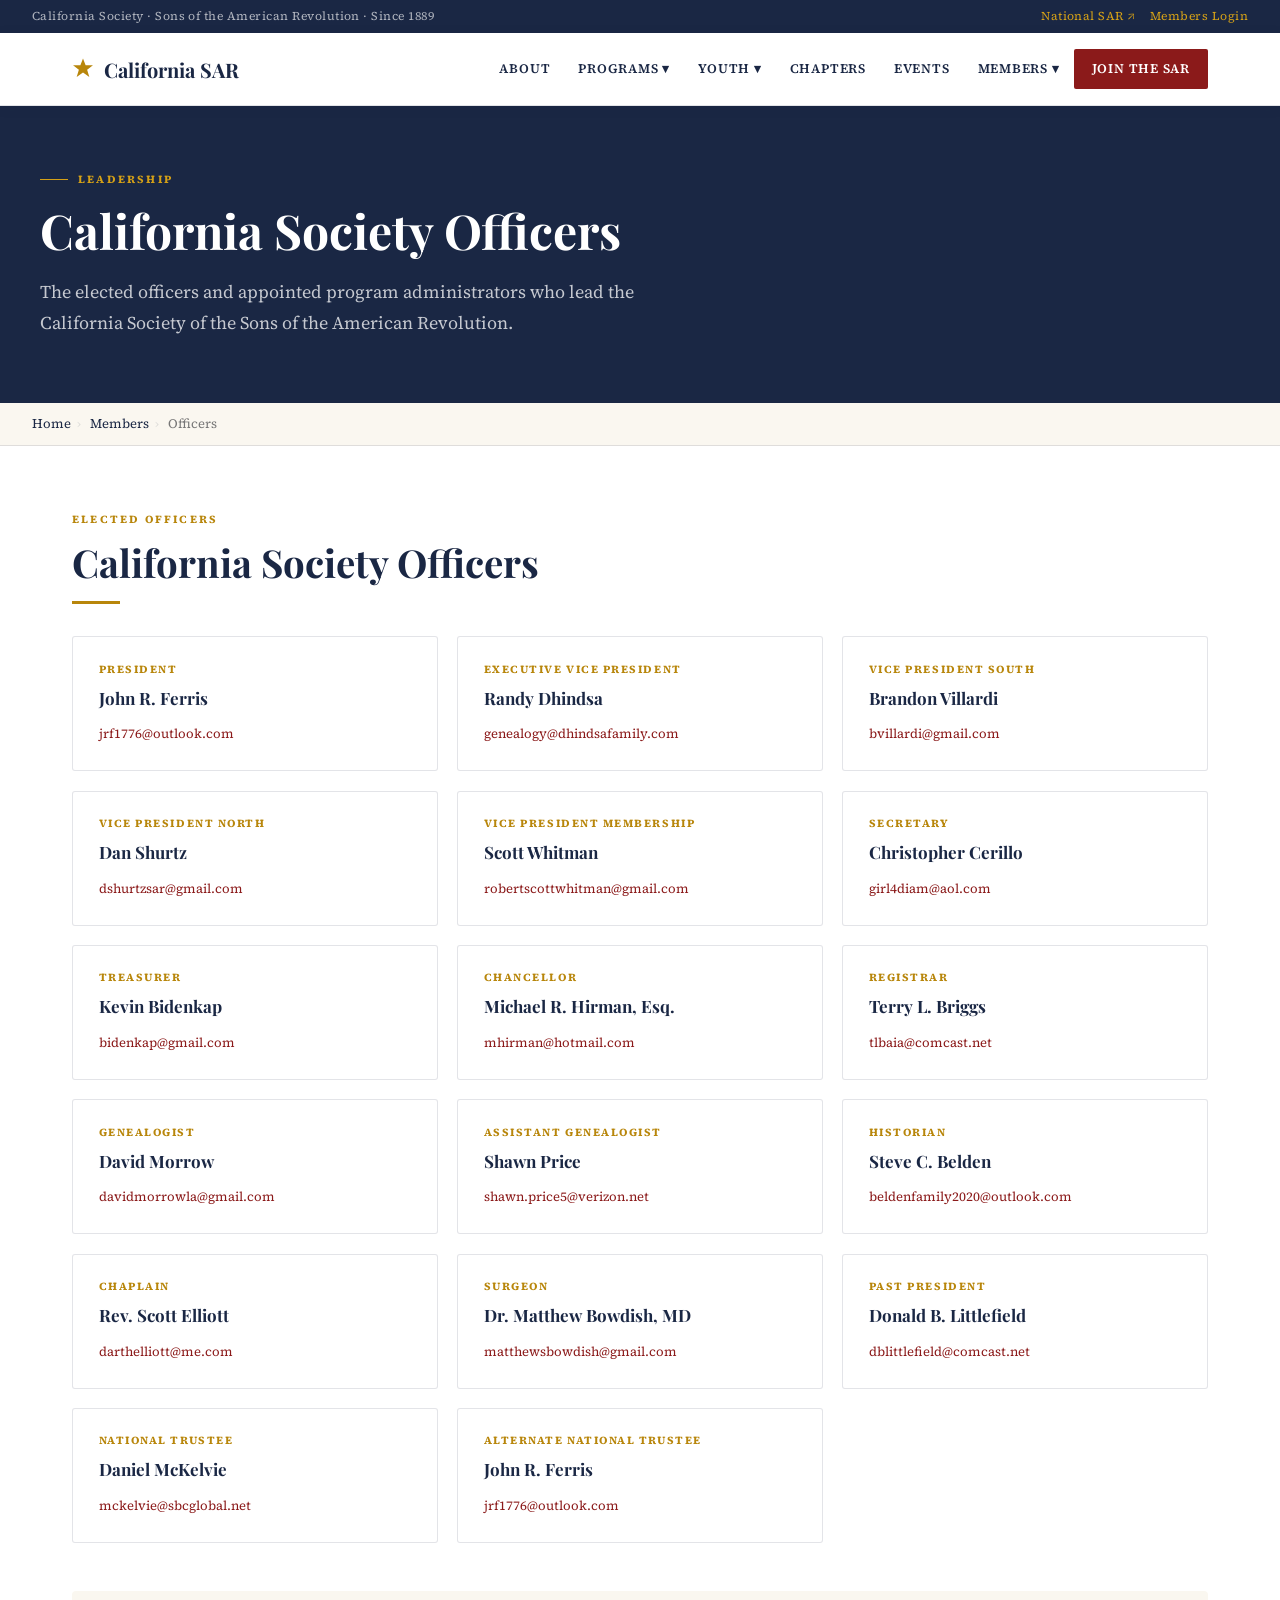
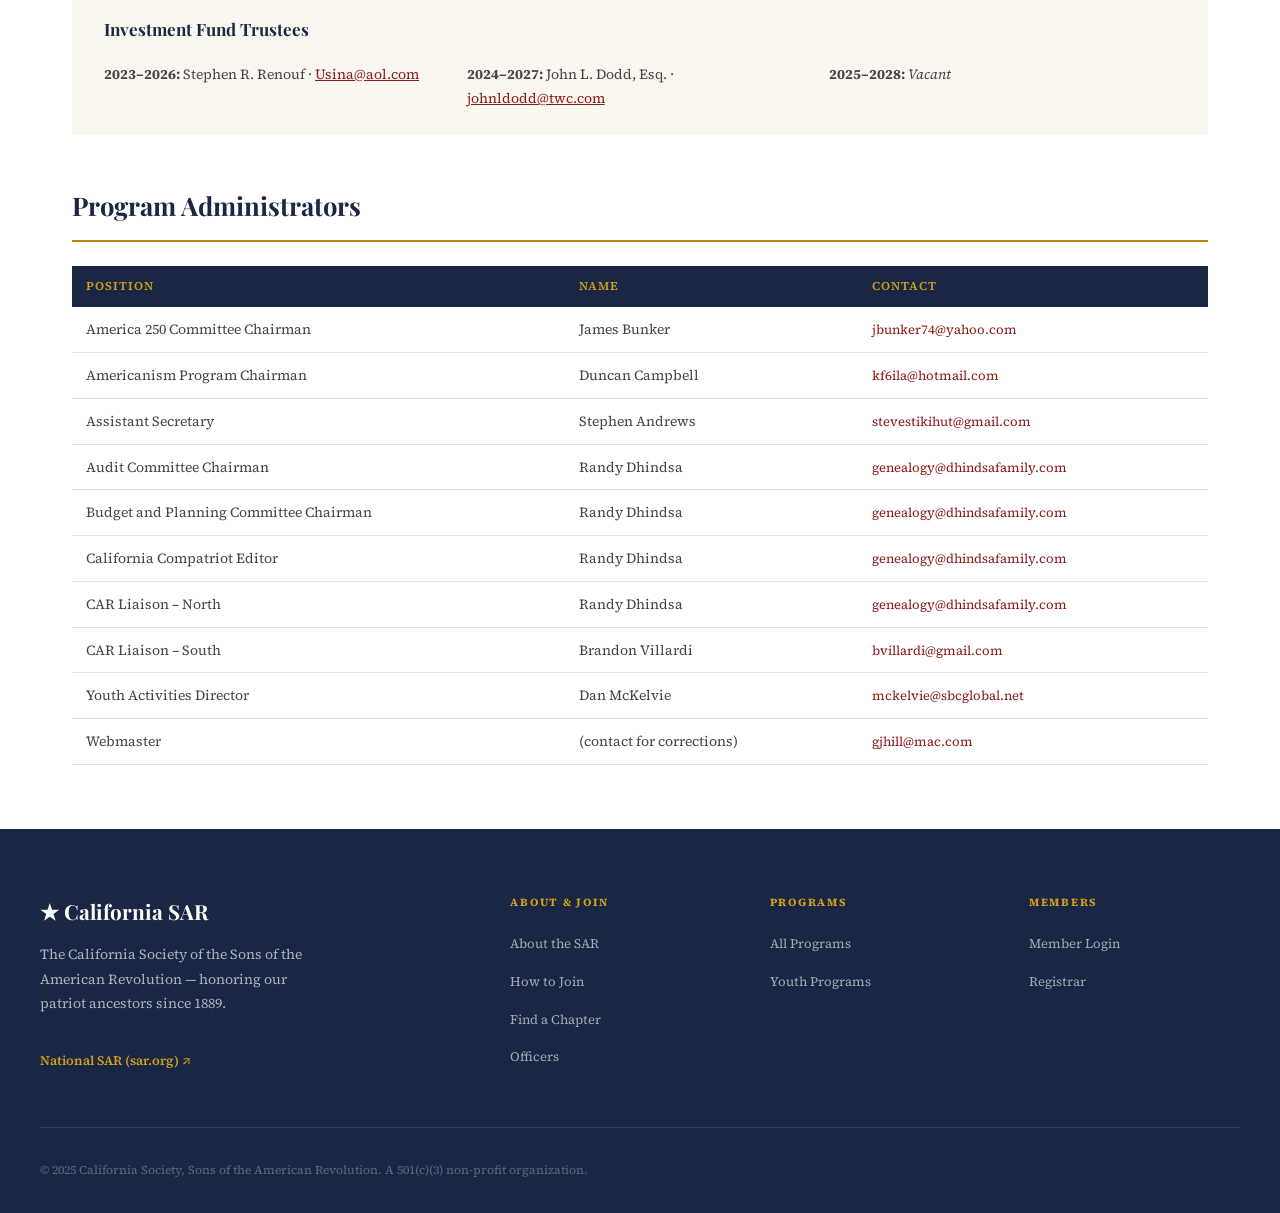
<file: officers.html>
<!DOCTYPE html>
<html lang="en">
<head>
<meta charset="UTF-8"><meta name="viewport" content="width=device-width, initial-scale=1.0">
<title>Officers – California SAR</title>
<link rel="stylesheet" href="shared.css">
  <link rel="icon" type="image/x-icon" href="favicon.ico">
  <link rel="icon" type="image/svg+xml" href="favicon.svg">
  <link rel="shortcut icon" href="favicon.ico">
<style>
.officers-grid { display: grid; grid-template-columns: repeat(3,1fr); gap: 1.2rem; margin-bottom: 3rem; }
.officer-card { background: var(--white); border: 1px solid var(--border); border-radius: 3px; padding: 1.4rem 1.6rem; }
.officer-card .title { font-size: 11px; text-transform: uppercase; letter-spacing: 0.14em; color: var(--gold); font-weight: 700; font-family: var(--body); margin-bottom: 0.3rem; }
.officer-card h3 { font-family: var(--serif); font-size: 17px; color: var(--navy); margin-bottom: 0.3rem; }
.officer-card a { font-size: 13px; color: var(--crimson); text-decoration: none; }
.officer-card a:hover { text-decoration: underline; }
.admin-table { width: 100%; border-collapse: collapse; font-size: 14px; }
.admin-table th { background: var(--navy); color: var(--gold-light); text-align: left; padding: 10px 14px; font-family: var(--body); font-weight: 600; font-size: 12px; letter-spacing: 0.08em; text-transform: uppercase; }
.admin-table td { padding: 10px 14px; border-bottom: 1px solid var(--border); color: var(--text-mid); vertical-align: top; }
.admin-table tr:hover td { background: var(--parchment); }
.admin-table td a { color: var(--crimson); text-decoration: none; font-size: 13px; }
.admin-table td a:hover { text-decoration: underline; }
.section-divider { margin: 3rem 0 1.5rem; padding-bottom: 0.8rem; border-bottom: 2px solid var(--gold); }
.section-divider h2 { font-family: var(--serif); font-size: 1.6rem; color: var(--navy); }
@media(max-width:900px){ .officers-grid { grid-template-columns:1fr 1fr; } }
@media(max-width:600px){ .officers-grid { grid-template-columns:1fr; } }
</style>
</head>
<body>
<div class="topbar">
  <span>California Society · Sons of the American Revolution · Since 1889</span>
  <span><a href="https://www.sar.org" target="_blank">National SAR ↗</a> &nbsp;&nbsp; <a href="members.html">Members Login</a></span>
</div>
<nav>
  <div class="nav-inner">
    <a href="index.html" class="nav-logo"><svg width="22" height="22" viewBox="0 0 32 32" style="flex-shrink:0;vertical-align:middle;margin-bottom:2px" xmlns="http://www.w3.org/2000/svg"><polygon points="16,2 19.8,12 30.5,12 22,18.5 25.2,29 16,22.5 6.8,29 10,18.5 1.5,12 12.2,12" fill="#b8860b"/></svg> California SAR</a>
    <ul class="nav-links" id="main-nav">
      <li><a href="about.html">About</a></li>
      <li><a href="programs.html">Programs ▾</a><div class="dropdown"><a href="programs.html#america250">America 250</a><a href="programs.html#colorguard">Color Guard</a></div></li>
      <li><a href="youth.html">Youth ▾</a><div class="dropdown"><a href="youth.html#poster">Poster Contest</a><a href="youth.html#eagle">Eagle Scout</a></div></li>
      <li><a href="chapters.html">Chapters</a></li>
      <li><a href="events.html">Events</a></li>
      <li><a href="members.html">Members ▾</a><div class="dropdown"><a href="members.html#registrar">Registrar</a><a href="officers.html">Officers</a></div></li>
      <li><a href="join.html" class="nav-cta">Join the SAR</a></li>
    </ul>
  </div>
</nav>

<div class="page-hero">
  <div class="page-hero-inner">
    <div class="eyebrow">Leadership</div>
    <h1>California Society Officers</h1>
    <p>The elected officers and appointed program administrators who lead the California Society of the Sons of the American Revolution.</p>
  </div>
</div>
<div class="breadcrumb"><a href="index.html">Home</a><span>›</span> <a href="members.html">Members</a><span>›</span> Officers</div>

<div class="page-body">
  <div class="fade-up">
    <div class="section-label">Elected Officers</div>
    <h2 class="section-title">California Society Officers</h2>
    <div class="divider"></div>
    <div class="officers-grid">
      <div class="officer-card">
        <div class="title">President</div>
        <h3>John R. Ferris</h3>
        <a data-m="anJmMTc3NkBvdXRsb29rLmNvbQ==" data-mt="1" class="em-hide"></a>
      </div>
      <div class="officer-card">
        <div class="title">Executive Vice President</div>
        <h3>Randy Dhindsa</h3>
        <a data-m="Z2VuZWFsb2d5QGRoaW5kc2FmYW1pbHkuY29t" data-mt="1" class="em-hide"></a>
      </div>
      <div class="officer-card">
        <div class="title">Vice President South</div>
        <h3>Brandon Villardi</h3>
        <a data-m="YnZpbGxhcmRpQGdtYWlsLmNvbQ==" data-mt="1" class="em-hide"></a>
      </div>
      <div class="officer-card">
        <div class="title">Vice President North</div>
        <h3>Dan Shurtz</h3>
        <a data-m="ZHNodXJ0enNhckBnbWFpbC5jb20=" data-mt="1" class="em-hide"></a>
      </div>
      <div class="officer-card">
        <div class="title">Vice President Membership</div>
        <h3>Scott Whitman</h3>
        <a data-m="cm9iZXJ0c2NvdHR3aGl0bWFuQGdtYWlsLmNvbQ==" data-mt="1" class="em-hide"></a>
      </div>
      <div class="officer-card">
        <div class="title">Secretary</div>
        <h3>Christopher Cerillo</h3>
        <a data-m="Z2lybDRkaWFtQGFvbC5jb20=" data-mt="1" class="em-hide"></a>
      </div>
      <div class="officer-card">
        <div class="title">Treasurer</div>
        <h3>Kevin Bidenkap</h3>
        <a data-m="YmlkZW5rYXBAZ21haWwuY29t" data-mt="1" class="em-hide"></a>
      </div>
      <div class="officer-card">
        <div class="title">Chancellor</div>
        <h3>Michael R. Hirman, Esq.</h3>
        <a data-m="bWhpcm1hbkBob3RtYWlsLmNvbQ==" data-mt="1" class="em-hide"></a>
      </div>
      <div class="officer-card">
        <div class="title">Registrar</div>
        <h3>Terry L. Briggs</h3>
        <a data-m="dGxiYWlhQGNvbWNhc3QubmV0" data-mt="1" class="em-hide"></a>
      </div>
      <div class="officer-card">
        <div class="title">Genealogist</div>
        <h3>David Morrow</h3>
        <a data-m="ZGF2aWRtb3Jyb3dsYUBnbWFpbC5jb20=" data-mt="1" class="em-hide"></a>
      </div>
      <div class="officer-card">
        <div class="title">Assistant Genealogist</div>
        <h3>Shawn Price</h3>
        <a data-m="c2hhd24ucHJpY2U1QHZlcml6b24ubmV0" data-mt="1" class="em-hide"></a>
      </div>
      <div class="officer-card">
        <div class="title">Historian</div>
        <h3>Steve C. Belden</h3>
        <a data-m="YmVsZGVuZmFtaWx5MjAyMEBvdXRsb29rLmNvbQ==" data-mt="1" class="em-hide"></a>
      </div>
      <div class="officer-card">
        <div class="title">Chaplain</div>
        <h3>Rev. Scott Elliott</h3>
        <a data-m="ZGFydGhlbGxpb3R0QG1lLmNvbQ==" data-mt="1" class="em-hide"></a>
      </div>
      <div class="officer-card">
        <div class="title">Surgeon</div>
        <h3>Dr. Matthew Bowdish, MD</h3>
        <a data-m="bWF0dGhld3Nib3dkaXNoQGdtYWlsLmNvbQ==" data-mt="1" class="em-hide"></a>
      </div>
      <div class="officer-card">
        <div class="title">Past President</div>
        <h3>Donald B. Littlefield</h3>
        <a data-m="ZGJsaXR0bGVmaWVsZEBjb21jYXN0Lm5ldA==" data-mt="1" class="em-hide"></a>
      </div>
      <div class="officer-card">
        <div class="title">National Trustee</div>
        <h3>Daniel McKelvie</h3>
        <a data-m="bWNrZWx2aWVAc2JjZ2xvYmFsLm5ldA==" data-mt="1" class="em-hide"></a>
      </div>
      <div class="officer-card">
        <div class="title">Alternate National Trustee</div>
        <h3>John R. Ferris</h3>
        <a data-m="anJmMTc3NkBvdXRsb29rLmNvbQ==" data-mt="1" class="em-hide"></a>
      </div>
    </div>

    <div style="background:var(--parchment); border-radius:4px; padding:1.5rem 2rem; margin-bottom:3rem;">
      <strong style="color:var(--navy); font-family:var(--serif);">Investment Fund Trustees</strong>
      <div style="display:grid; grid-template-columns:1fr 1fr 1fr; gap:1rem; margin-top:1rem; font-size:14px; color:var(--text-mid);">
        <div><strong>2023–2026:</strong> Stephen R. Renouf · <a data-m="VXNpbmFAYW9sLmNvbQ==" data-mt="1" class="em-hide" style="color:var(--crimson);"></a></div>
        <div><strong>2024–2027:</strong> John L. Dodd, Esq. · <a data-m="am9obmxkb2RkQHR3Yy5jb20=" data-mt="1" class="em-hide" style="color:var(--crimson);"></a></div>
        <div><strong>2025–2028:</strong> <em>Vacant</em></div>
      </div>
    </div>
  </div>

  <div class="fade-up">
    <div class="section-divider"><h2>Program Administrators</h2></div>
    <table class="admin-table">
      <thead><tr><th>Position</th><th>Name</th><th>Contact</th></tr></thead>
      <tbody>
        <tr><td>America 250 Committee Chairman</td><td>James Bunker</td><td><a data-m="amJ1bmtlcjc0QHlhaG9vLmNvbQ==" data-mt="1" class="em-hide"></a></td></tr>
        <tr><td>Americanism Program Chairman</td><td>Duncan Campbell</td><td><a data-m="a2Y2aWxhQGhvdG1haWwuY29t" data-mt="1" class="em-hide"></a></td></tr>
        <tr><td>Assistant Secretary</td><td>Stephen Andrews</td><td><a data-m="c3RldmVzdGlraWh1dEBnbWFpbC5jb20=" data-mt="1" class="em-hide"></a></td></tr>
        <tr><td>Audit Committee Chairman</td><td>Randy Dhindsa</td><td><a data-m="Z2VuZWFsb2d5QGRoaW5kc2FmYW1pbHkuY29t" data-mt="1" class="em-hide"></a></td></tr>
        <tr><td>Budget and Planning Committee Chairman</td><td>Randy Dhindsa</td><td><a data-m="Z2VuZWFsb2d5QGRoaW5kc2FmYW1pbHkuY29t" data-mt="1" class="em-hide"></a></td></tr>
        <tr><td>California Compatriot Editor</td><td>Randy Dhindsa</td><td><a data-m="Z2VuZWFsb2d5QGRoaW5kc2FmYW1pbHkuY29t" data-mt="1" class="em-hide"></a></td></tr>
        <tr><td>CAR Liaison – North</td><td>Randy Dhindsa</td><td><a data-m="Z2VuZWFsb2d5QGRoaW5kc2FmYW1pbHkuY29t" data-mt="1" class="em-hide"></a></td></tr>
        <tr><td>CAR Liaison – South</td><td>Brandon Villardi</td><td><a data-m="YnZpbGxhcmRpQGdtYWlsLmNvbQ==" data-mt="1" class="em-hide"></a></td></tr>
        <tr><td>Youth Activities Director</td><td>Dan McKelvie</td><td><a data-m="bWNrZWx2aWVAc2JjZ2xvYmFsLm5ldA==" data-mt="1" class="em-hide"></a></td></tr>
        <tr><td>Webmaster</td><td>(contact for corrections)</td><td><a data-m="Z2poaWxsQG1hYy5jb20=" data-mt="1" class="em-hide"></a></td></tr>
      </tbody>
    </table>
  </div>
</div>

<footer>
  <div class="footer-grid">
    <div class="footer-brand"><h3>★ California SAR</h3><p>The California Society of the Sons of the American Revolution — honoring our patriot ancestors since 1889.</p><br><a href="https://www.sar.org" target="_blank" class="sar-link">National SAR (sar.org) ↗</a></div>
    <div class="footer-col"><h4>About & Join</h4><ul><li><a href="about.html">About the SAR</a></li><li><a href="join.html">How to Join</a></li><li><a href="chapters.html">Find a Chapter</a></li><li><a href="officers.html">Officers</a></li></ul></div>
    <div class="footer-col"><h4>Programs</h4><ul><li><a href="programs.html">All Programs</a></li><li><a href="youth.html">Youth Programs</a></li></ul></div>
    <div class="footer-col"><h4>Members</h4><ul><li><a href="members.html">Member Login</a></li><li><a href="members.html#registrar">Registrar</a></li></ul></div>
  </div>
  <div class="footer-bottom"><span>© 2025 California Society, Sons of the American Revolution. A 501(c)(3) non-profit organization.</span></div>
</footer>
<script>document.querySelectorAll('.fade-up').forEach(el=>new IntersectionObserver((e)=>e.forEach(x=>{if(x.isIntersecting)x.target.classList.add('visible')}),{threshold:0.08}).observe(el));</script>
<style>.em-hide{opacity:0}</style>
<script>
(function(){
  var d=atob;
  document.querySelectorAll('[data-m]').forEach(function(el){
    var e=d(el.getAttribute('data-m'));
    if(el.tagName==='A') el.href='mailto:'+e;
    if(el.hasAttribute('data-mt')){el.textContent=e;el.classList.remove('em-hide');}
  });
})();
</script>
</body></html>
</file>
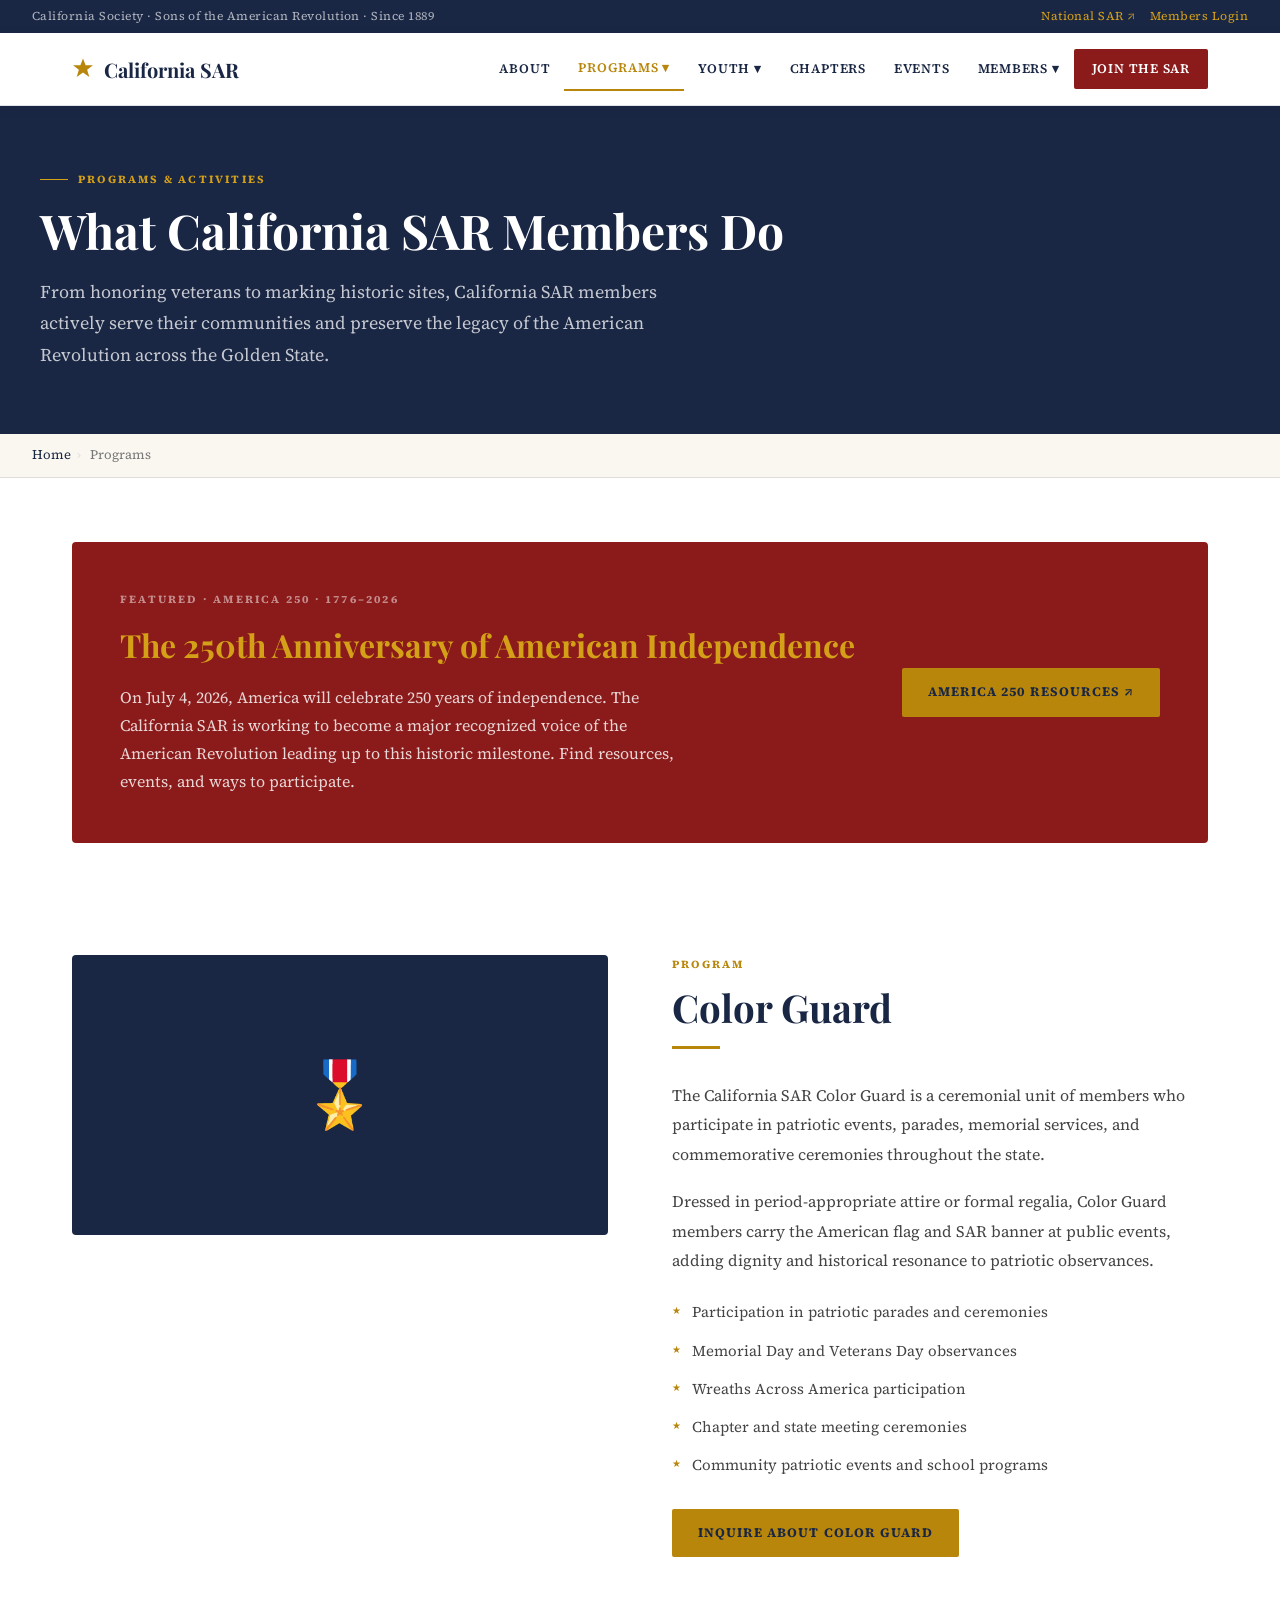
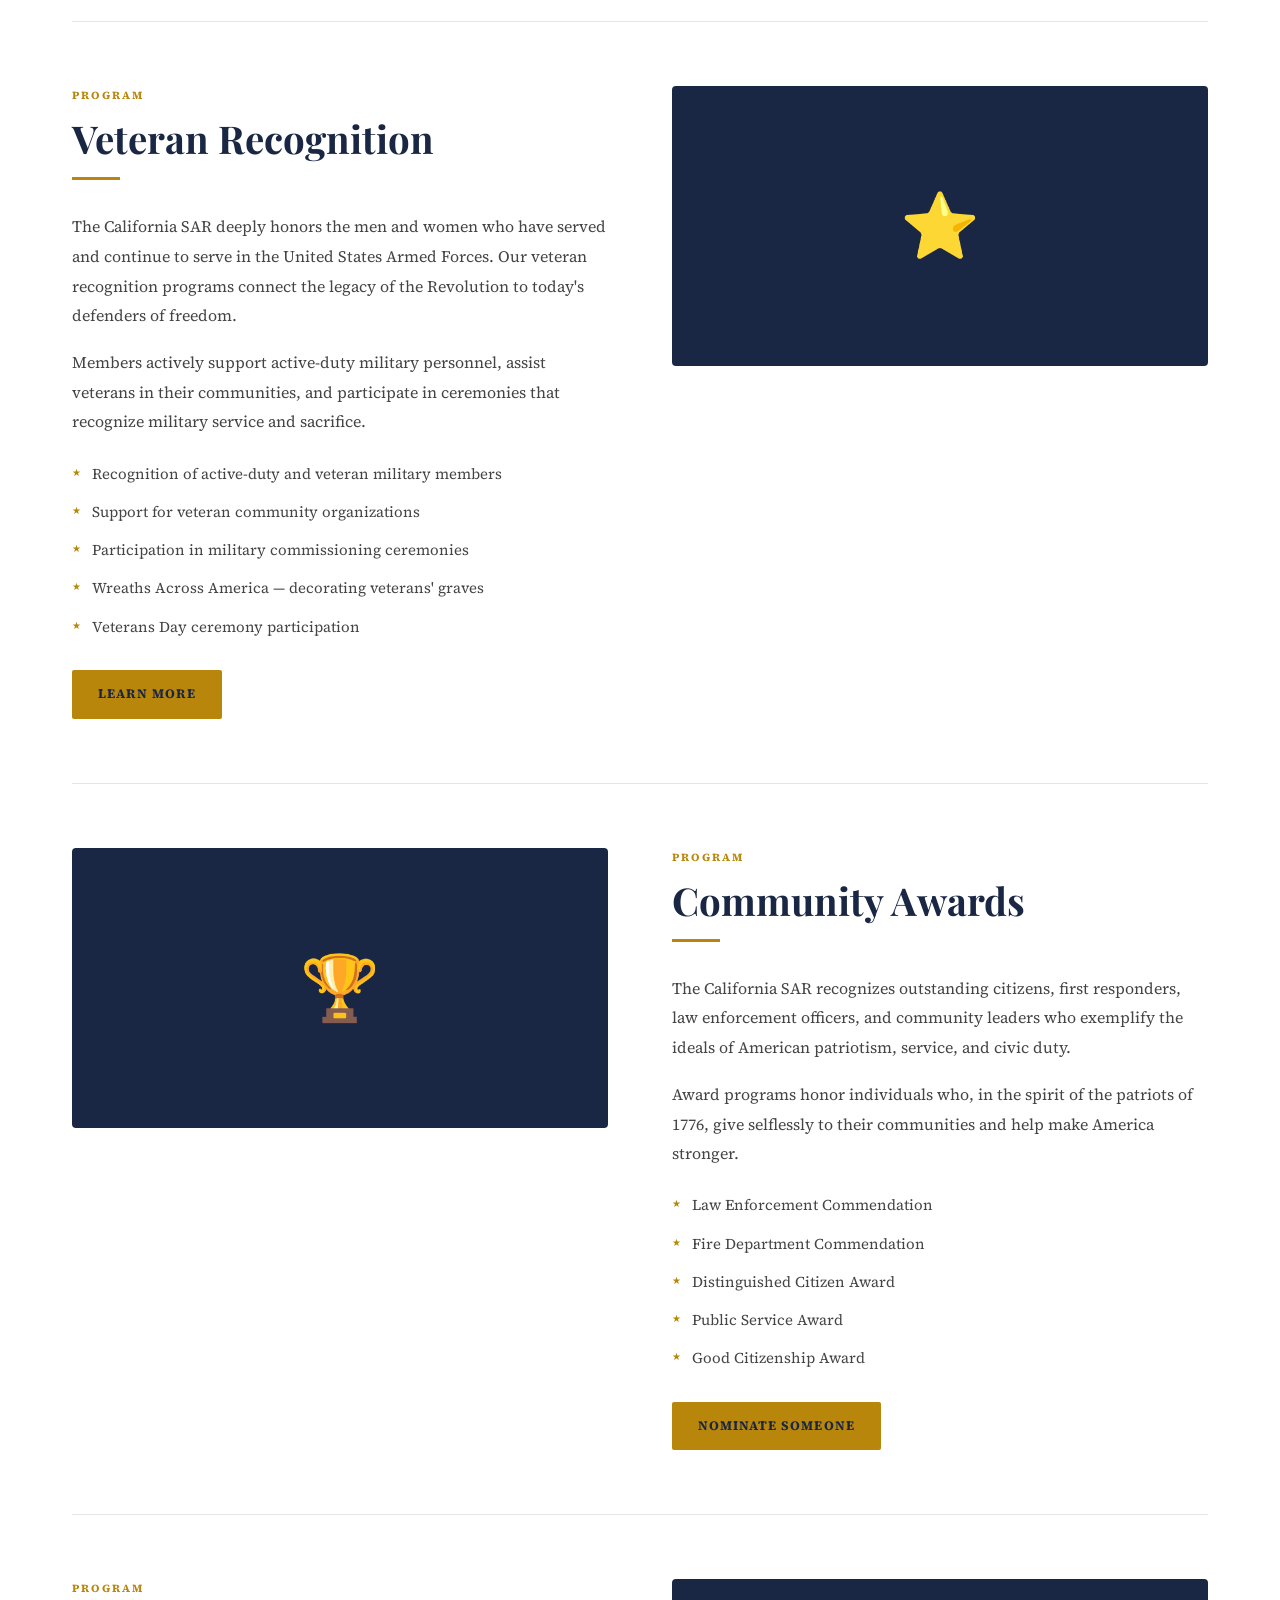
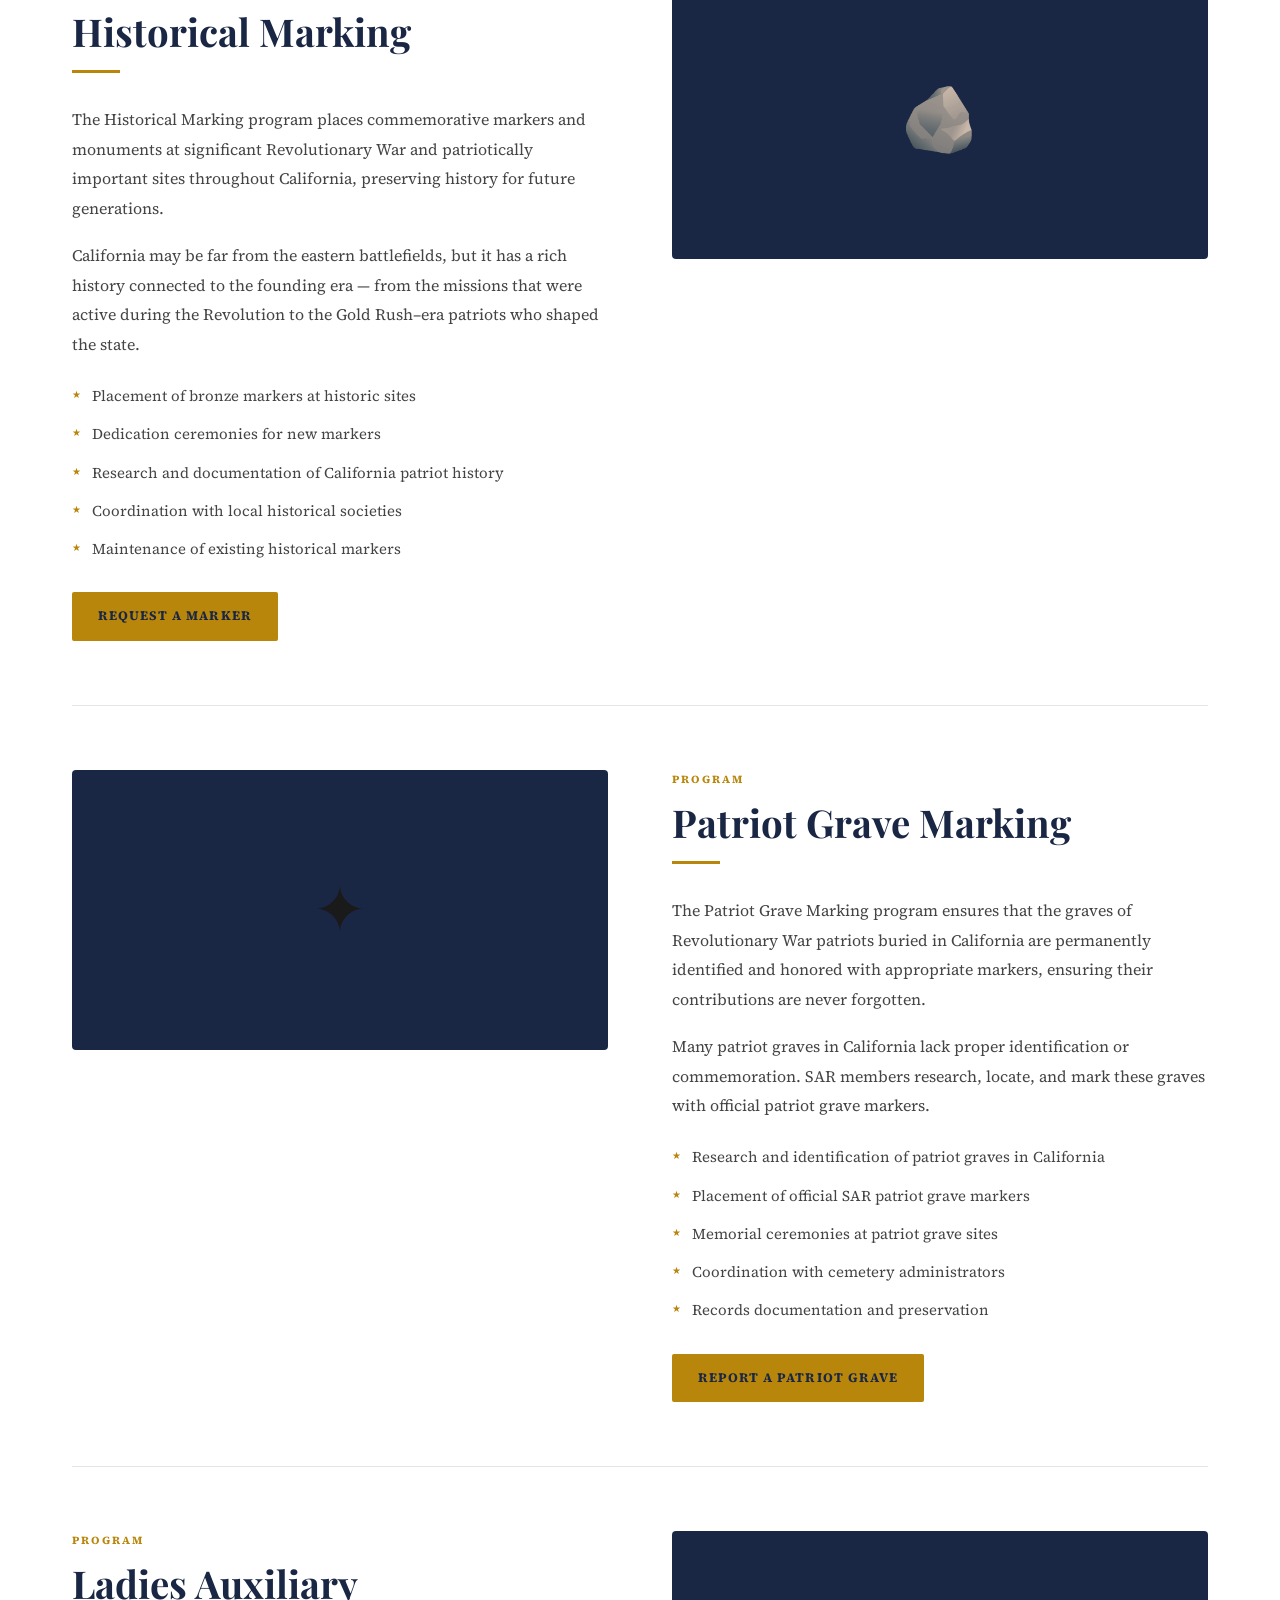
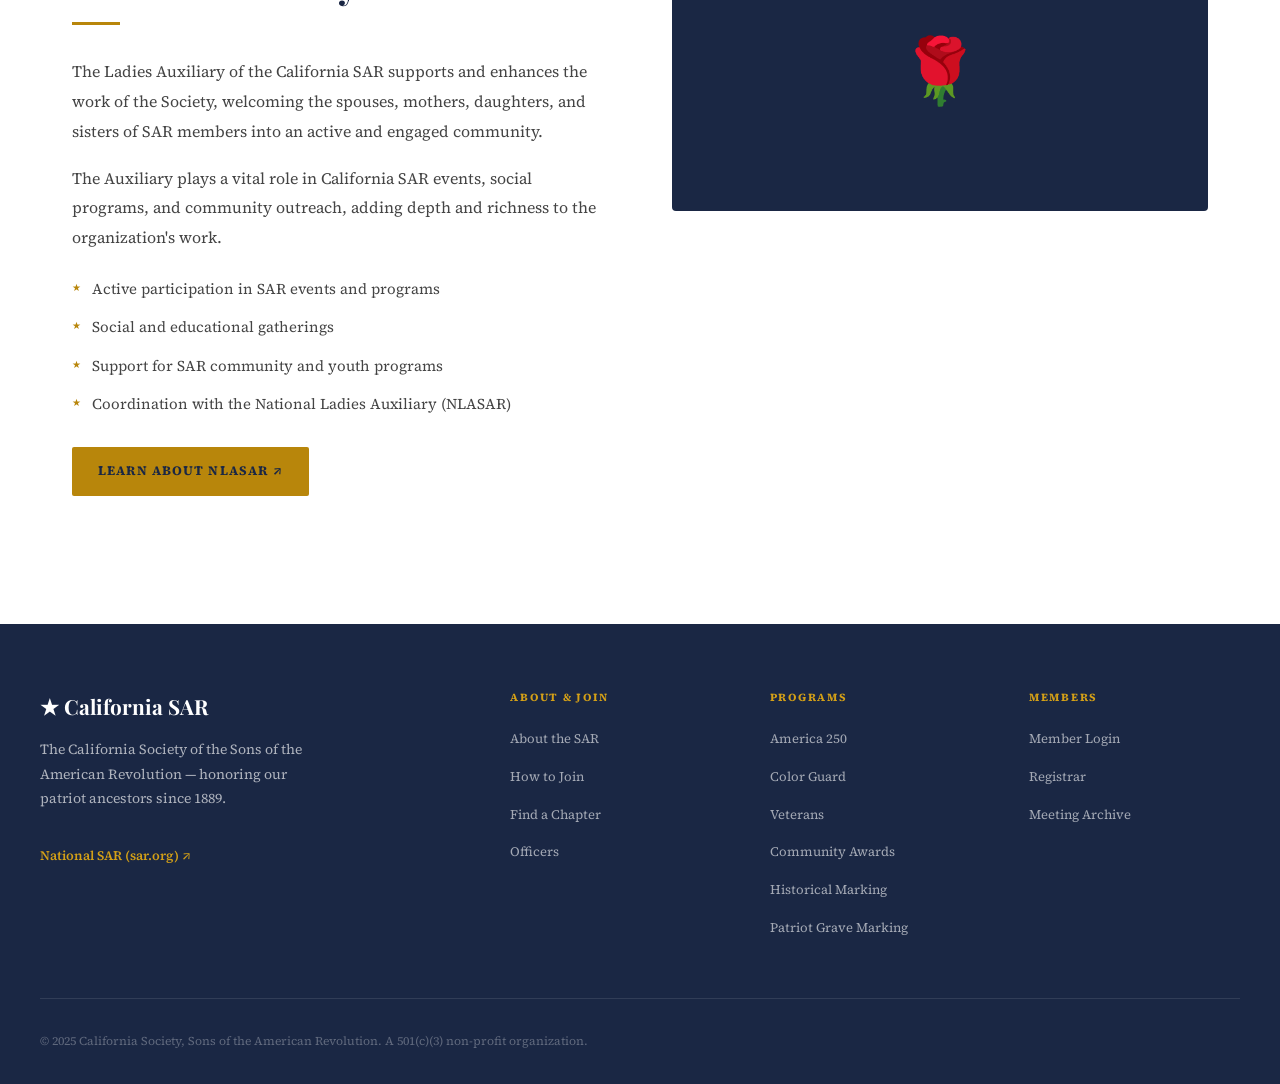
<file: programs.html>
<!DOCTYPE html>
<html lang="en">
<head>
<meta charset="UTF-8"><meta name="viewport" content="width=device-width, initial-scale=1.0">
<title>Programs – California SAR</title>
<link rel="stylesheet" href="shared.css">
  <link rel="icon" type="image/x-icon" href="favicon.ico">
  <link rel="icon" type="image/svg+xml" href="favicon.svg">
  <link rel="shortcut icon" href="favicon.ico">
<style>
.program-section { padding: 4rem 0; border-bottom: 1px solid var(--border); }
.program-section:last-child { border-bottom: none; }
.program-grid { display: grid; grid-template-columns: 1fr 1fr; gap: 4rem; align-items: start; }
.program-grid.reverse { direction: rtl; }
.program-grid.reverse > * { direction: ltr; }
.program-img-placeholder { background: var(--navy); border-radius: 4px; height: 280px; display: flex; align-items: center; justify-content: center; font-size: 4rem; }
.program-content p { color: var(--text-mid); margin-bottom: 1.1rem; line-height: 1.85; font-size: 16px; }
.program-content ul { list-style: none; padding: 0; margin-bottom: 1.5rem; }
.program-content ul li { padding: 6px 0; padding-left: 20px; position: relative; font-size: 15px; color: var(--text-mid); }
.program-content ul li::before { content: '★'; position: absolute; left: 0; color: var(--gold); font-size: 10px; top: 9px; }
.america250-banner { background: var(--crimson); color: var(--white); border-radius: 4px; padding: 3rem; margin-bottom: 3rem; display: grid; grid-template-columns: 1fr auto; gap: 2rem; align-items: center; }
.america250-banner h2 { font-family: var(--serif); font-size: 2rem; color: var(--gold-light); margin-bottom: 0.6rem; }
.america250-banner p { font-size: 16px; color: rgba(255,255,255,0.82); line-height: 1.75; max-width: 560px; }
.btn-gold { background: var(--gold); color: var(--navy); padding: 13px 26px; font-family: var(--body); font-weight: 700; font-size: 13px; letter-spacing: 0.08em; text-transform: uppercase; text-decoration: none; border-radius: 2px; display: inline-block; transition: background 0.2s; white-space: nowrap; }
.btn-gold:hover { background: var(--gold-light); }
@media(max-width:900px){ .program-grid,.america250-banner { grid-template-columns:1fr; } .program-grid.reverse { direction:ltr; } }
</style>
</head>
<body>
<div class="topbar">
  <span>California Society · Sons of the American Revolution · Since 1889</span>
  <span><a href="https://www.sar.org" target="_blank">National SAR ↗</a> &nbsp;&nbsp; <a href="members.html">Members Login</a></span>
</div>
<nav>
  <div class="nav-inner">
    <a href="index.html" class="nav-logo"><svg width="22" height="22" viewBox="0 0 32 32" style="flex-shrink:0;vertical-align:middle;margin-bottom:2px" xmlns="http://www.w3.org/2000/svg"><polygon points="16,2 19.8,12 30.5,12 22,18.5 25.2,29 16,22.5 6.8,29 10,18.5 1.5,12 12.2,12" fill="#b8860b"/></svg> California SAR</a>
    <ul class="nav-links" id="main-nav">
      <li><a href="about.html">About</a></li>
      <li><a href="programs.html" class="active-page">Programs ▾</a><div class="dropdown"><a href="#america250">America 250</a><a href="#colorguard">Color Guard</a><a href="#veterans">Veteran Recognition</a><a href="#awards">Community Awards</a><a href="#marking">Historical Marking</a><a href="#graves">Patriot Grave Marking</a><a href="#ladies">Ladies Auxiliary</a></div></li>
      <li><a href="youth.html">Youth ▾</a><div class="dropdown"><a href="youth.html#poster">Poster Contest</a><a href="youth.html#eagle">Eagle Scout Awards</a><a href="youth.html#rotc">ROTC/JROTC</a></div></li>
      <li><a href="chapters.html">Chapters</a></li>
      <li><a href="events.html">Events</a></li>
      <li><a href="members.html">Members ▾</a><div class="dropdown"><a href="members.html#registrar">Registrar</a><a href="officers.html">Officers</a></div></li>
      <li><a href="join.html" class="nav-cta">Join the SAR</a></li>
    </ul>
  </div>
</nav>

<div class="page-hero">
  <div class="page-hero-inner">
    <div class="eyebrow">Programs & Activities</div>
    <h1>What California SAR Members Do</h1>
    <p>From honoring veterans to marking historic sites, California SAR members actively serve their communities and preserve the legacy of the American Revolution across the Golden State.</p>
  </div>
</div>
<div class="breadcrumb"><a href="index.html">Home</a><span>›</span> Programs</div>

<div class="page-body">

  <!-- AMERICA 250 -->
  <div class="america250-banner fade-up" id="america250">
    <div>
      <div style="font-size:11px; letter-spacing:0.2em; text-transform:uppercase; color:rgba(255,255,255,0.5); margin-bottom:0.5rem; font-weight:700;">Featured · America 250 · 1776–2026</div>
      <h2>The 250th Anniversary of American Independence</h2>
      <p>On July 4, 2026, America will celebrate 250 years of independence. The California SAR is working to become a major recognized voice of the American Revolution leading up to this historic milestone. Find resources, events, and ways to participate.</p>
    </div>
    <a href="https://america250sar.org" target="_blank" class="btn-gold">America 250 Resources ↗</a>
  </div>

  <div class="program-section fade-up" id="colorguard">
    <div class="program-grid">
      <div class="program-img-placeholder">🎖️</div>
      <div class="program-content">
        <div class="section-label">Program</div>
        <h2 class="section-title">Color Guard</h2>
        <div class="divider"></div>
        <p>The California SAR Color Guard is a ceremonial unit of members who participate in patriotic events, parades, memorial services, and commemorative ceremonies throughout the state.</p>
        <p>Dressed in period-appropriate attire or formal regalia, Color Guard members carry the American flag and SAR banner at public events, adding dignity and historical resonance to patriotic observances.</p>
        <ul>
          <li>Participation in patriotic parades and ceremonies</li>
          <li>Memorial Day and Veterans Day observances</li>
          <li>Wreaths Across America participation</li>
          <li>Chapter and state meeting ceremonies</li>
          <li>Community patriotic events and school programs</li>
        </ul>
        <a data-m="Z2poaWxsQG1hYy5jb20=" href="#" class="btn-primary">Inquire About Color Guard</a>
      </div>
    </div>
  </div>

  <div class="program-section fade-up" id="veterans">
    <div class="program-grid reverse">
      <div class="program-img-placeholder">⭐</div>
      <div class="program-content">
        <div class="section-label">Program</div>
        <h2 class="section-title">Veteran Recognition</h2>
        <div class="divider"></div>
        <p>The California SAR deeply honors the men and women who have served and continue to serve in the United States Armed Forces. Our veteran recognition programs connect the legacy of the Revolution to today's defenders of freedom.</p>
        <p>Members actively support active-duty military personnel, assist veterans in their communities, and participate in ceremonies that recognize military service and sacrifice.</p>
        <ul>
          <li>Recognition of active-duty and veteran military members</li>
          <li>Support for veteran community organizations</li>
          <li>Participation in military commissioning ceremonies</li>
          <li>Wreaths Across America — decorating veterans' graves</li>
          <li>Veterans Day ceremony participation</li>
        </ul>
        <a data-m="Z2poaWxsQG1hYy5jb20=" href="#" class="btn-primary">Learn More</a>
      </div>
    </div>
  </div>

  <div class="program-section fade-up" id="awards">
    <div class="program-grid">
      <div class="program-img-placeholder">🏆</div>
      <div class="program-content">
        <div class="section-label">Program</div>
        <h2 class="section-title">Community Awards</h2>
        <div class="divider"></div>
        <p>The California SAR recognizes outstanding citizens, first responders, law enforcement officers, and community leaders who exemplify the ideals of American patriotism, service, and civic duty.</p>
        <p>Award programs honor individuals who, in the spirit of the patriots of 1776, give selflessly to their communities and help make America stronger.</p>
        <ul>
          <li>Law Enforcement Commendation</li>
          <li>Fire Department Commendation</li>
          <li>Distinguished Citizen Award</li>
          <li>Public Service Award</li>
          <li>Good Citizenship Award</li>
        </ul>
        <a data-m="Z2poaWxsQG1hYy5jb20=" href="#" class="btn-primary">Nominate Someone</a>
      </div>
    </div>
  </div>

  <div class="program-section fade-up" id="marking">
    <div class="program-grid reverse">
      <div class="program-img-placeholder">🪨</div>
      <div class="program-content">
        <div class="section-label">Program</div>
        <h2 class="section-title">Historical Marking</h2>
        <div class="divider"></div>
        <p>The Historical Marking program places commemorative markers and monuments at significant Revolutionary War and patriotically important sites throughout California, preserving history for future generations.</p>
        <p>California may be far from the eastern battlefields, but it has a rich history connected to the founding era — from the missions that were active during the Revolution to the Gold Rush–era patriots who shaped the state.</p>
        <ul>
          <li>Placement of bronze markers at historic sites</li>
          <li>Dedication ceremonies for new markers</li>
          <li>Research and documentation of California patriot history</li>
          <li>Coordination with local historical societies</li>
          <li>Maintenance of existing historical markers</li>
        </ul>
        <a data-m="Z2poaWxsQG1hYy5jb20=" href="#" class="btn-primary">Request a Marker</a>
      </div>
    </div>
  </div>

  <div class="program-section fade-up" id="graves">
    <div class="program-grid">
      <div class="program-img-placeholder">✦</div>
      <div class="program-content">
        <div class="section-label">Program</div>
        <h2 class="section-title">Patriot Grave Marking</h2>
        <div class="divider"></div>
        <p>The Patriot Grave Marking program ensures that the graves of Revolutionary War patriots buried in California are permanently identified and honored with appropriate markers, ensuring their contributions are never forgotten.</p>
        <p>Many patriot graves in California lack proper identification or commemoration. SAR members research, locate, and mark these graves with official patriot grave markers.</p>
        <ul>
          <li>Research and identification of patriot graves in California</li>
          <li>Placement of official SAR patriot grave markers</li>
          <li>Memorial ceremonies at patriot grave sites</li>
          <li>Coordination with cemetery administrators</li>
          <li>Records documentation and preservation</li>
        </ul>
        <a data-m="Z2poaWxsQG1hYy5jb20=" href="#" class="btn-primary">Report a Patriot Grave</a>
      </div>
    </div>
  </div>

  <div class="program-section fade-up" id="ladies">
    <div class="program-grid reverse">
      <div class="program-img-placeholder">🌹</div>
      <div class="program-content">
        <div class="section-label">Program</div>
        <h2 class="section-title">Ladies Auxiliary</h2>
        <div class="divider"></div>
        <p>The Ladies Auxiliary of the California SAR supports and enhances the work of the Society, welcoming the spouses, mothers, daughters, and sisters of SAR members into an active and engaged community.</p>
        <p>The Auxiliary plays a vital role in California SAR events, social programs, and community outreach, adding depth and richness to the organization's work.</p>
        <ul>
          <li>Active participation in SAR events and programs</li>
          <li>Social and educational gatherings</li>
          <li>Support for SAR community and youth programs</li>
          <li>Coordination with the National Ladies Auxiliary (NLASAR)</li>
        </ul>
        <a href="https://www.sar.org/nlasar/" target="_blank" class="btn-primary">Learn About NLASAR ↗</a>
      </div>
    </div>
  </div>

</div>

<footer>
  <div class="footer-grid">
    <div class="footer-brand"><h3>★ California SAR</h3><p>The California Society of the Sons of the American Revolution — honoring our patriot ancestors since 1889.</p><br><a href="https://www.sar.org" target="_blank" class="sar-link">National SAR (sar.org) ↗</a></div>
    <div class="footer-col"><h4>About & Join</h4><ul><li><a href="about.html">About the SAR</a></li><li><a href="join.html">How to Join</a></li><li><a href="chapters.html">Find a Chapter</a></li><li><a href="officers.html">Officers</a></li></ul></div>
    <div class="footer-col"><h4>Programs</h4><ul><li><a href="#america250">America 250</a></li><li><a href="#colorguard">Color Guard</a></li><li><a href="#veterans">Veterans</a></li><li><a href="#awards">Community Awards</a></li><li><a href="#marking">Historical Marking</a></li><li><a href="#graves">Patriot Grave Marking</a></li></ul></div>
    <div class="footer-col"><h4>Members</h4><ul><li><a href="members.html">Member Login</a></li><li><a href="members.html#registrar">Registrar</a></li><li><a href="members.html#archive">Meeting Archive</a></li></ul></div>
  </div>
  <div class="footer-bottom"><span>© 2025 California Society, Sons of the American Revolution. A 501(c)(3) non-profit organization.</span></div>
</footer>
<script>document.querySelectorAll('.fade-up').forEach(el=>new IntersectionObserver((e)=>e.forEach(x=>{if(x.isIntersecting)x.target.classList.add('visible')}),{threshold:0.08}).observe(el));</script>
<style>.em-hide{opacity:0}</style>
<script>
(function(){
  var d=atob;
  document.querySelectorAll('[data-m]').forEach(function(el){
    var e=d(el.getAttribute('data-m'));
    if(el.tagName==='A') el.href='mailto:'+e;
    if(el.hasAttribute('data-mt')){el.textContent=e;el.classList.remove('em-hide');}
  });
})();
</script>
</body></html>
</file>
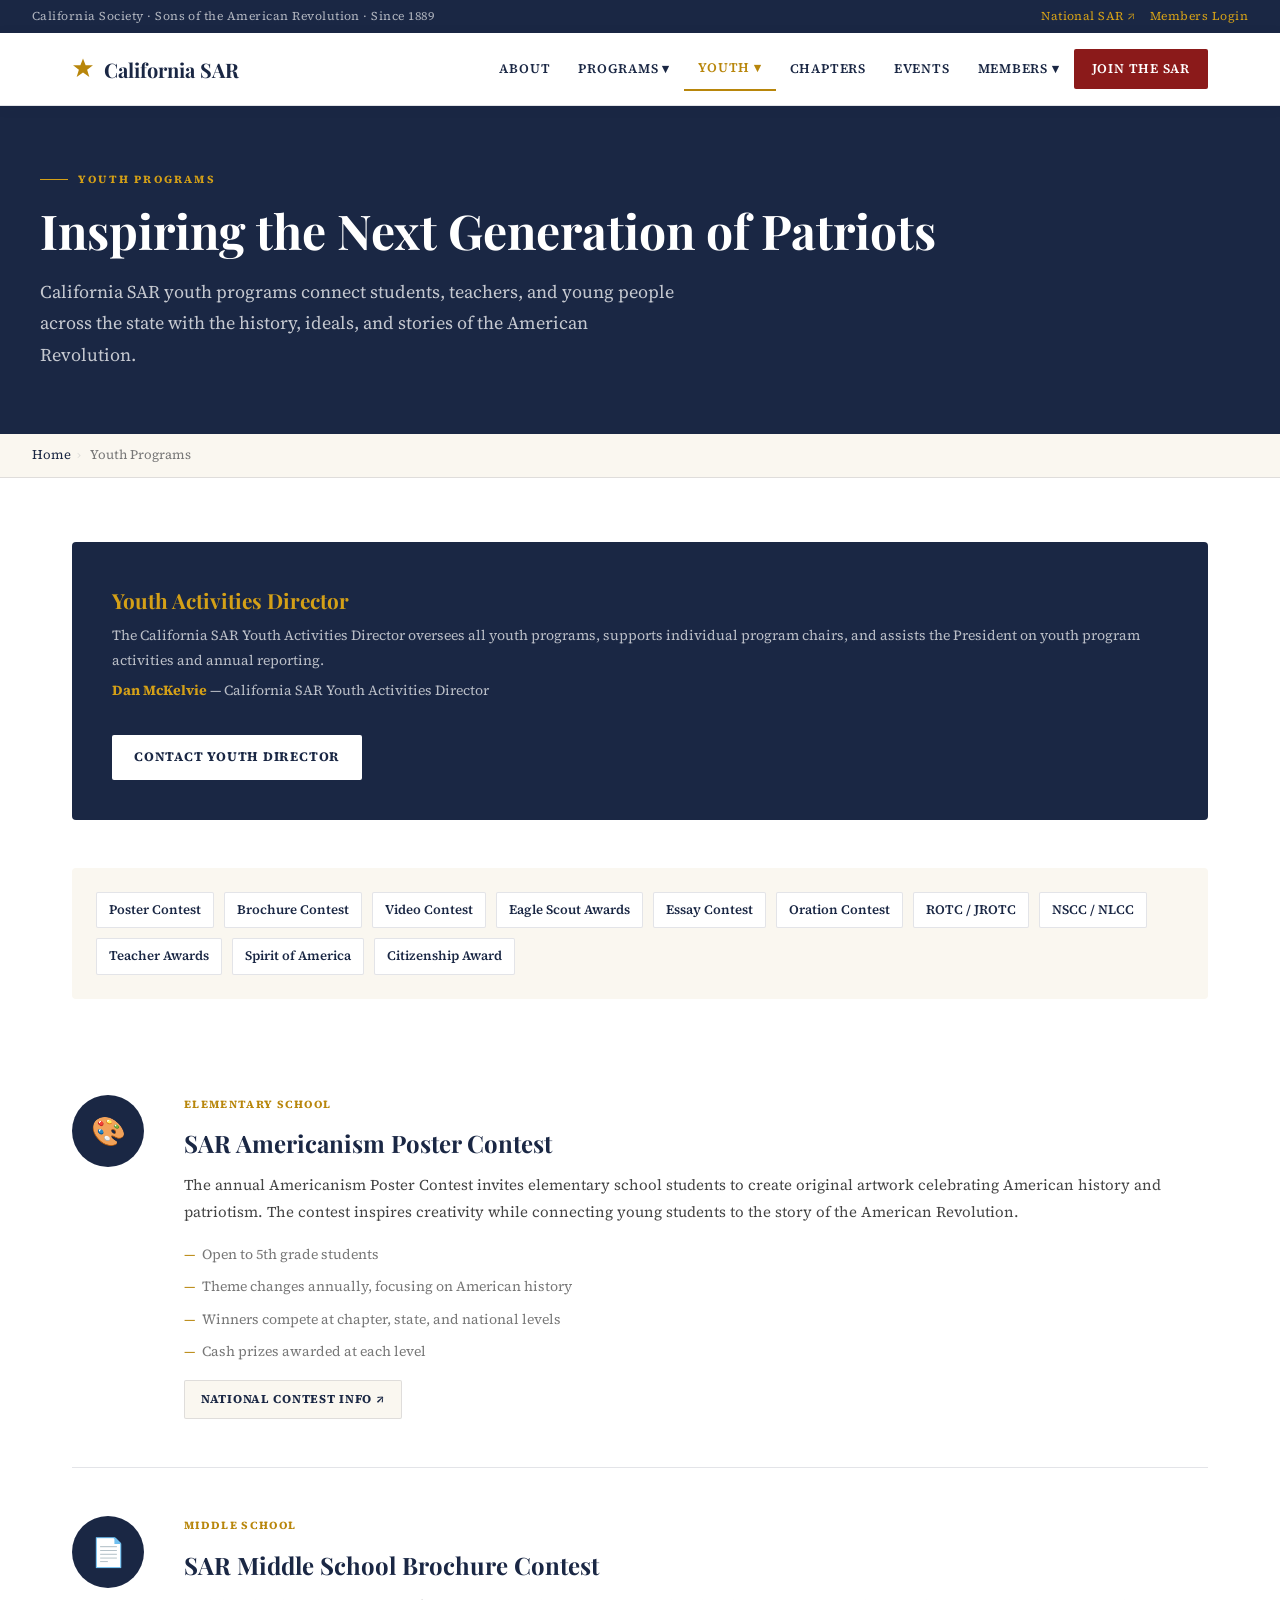
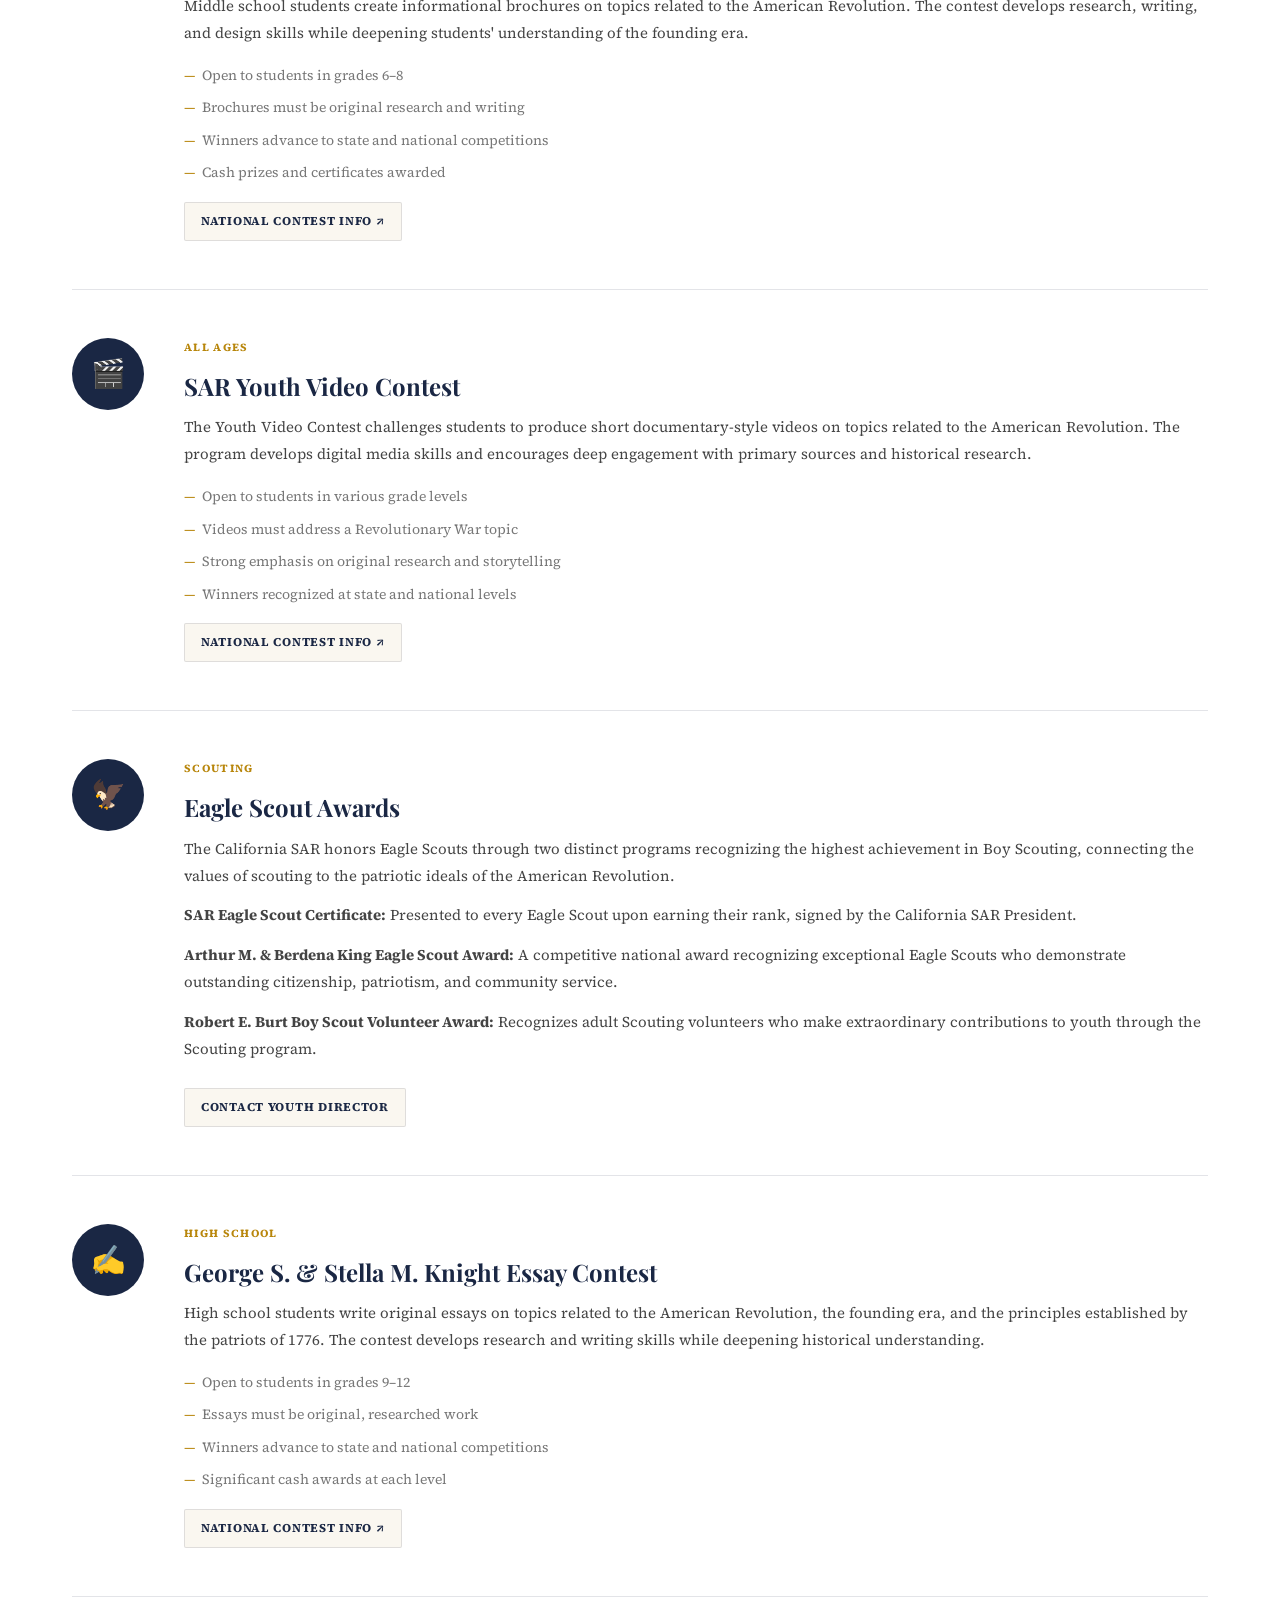
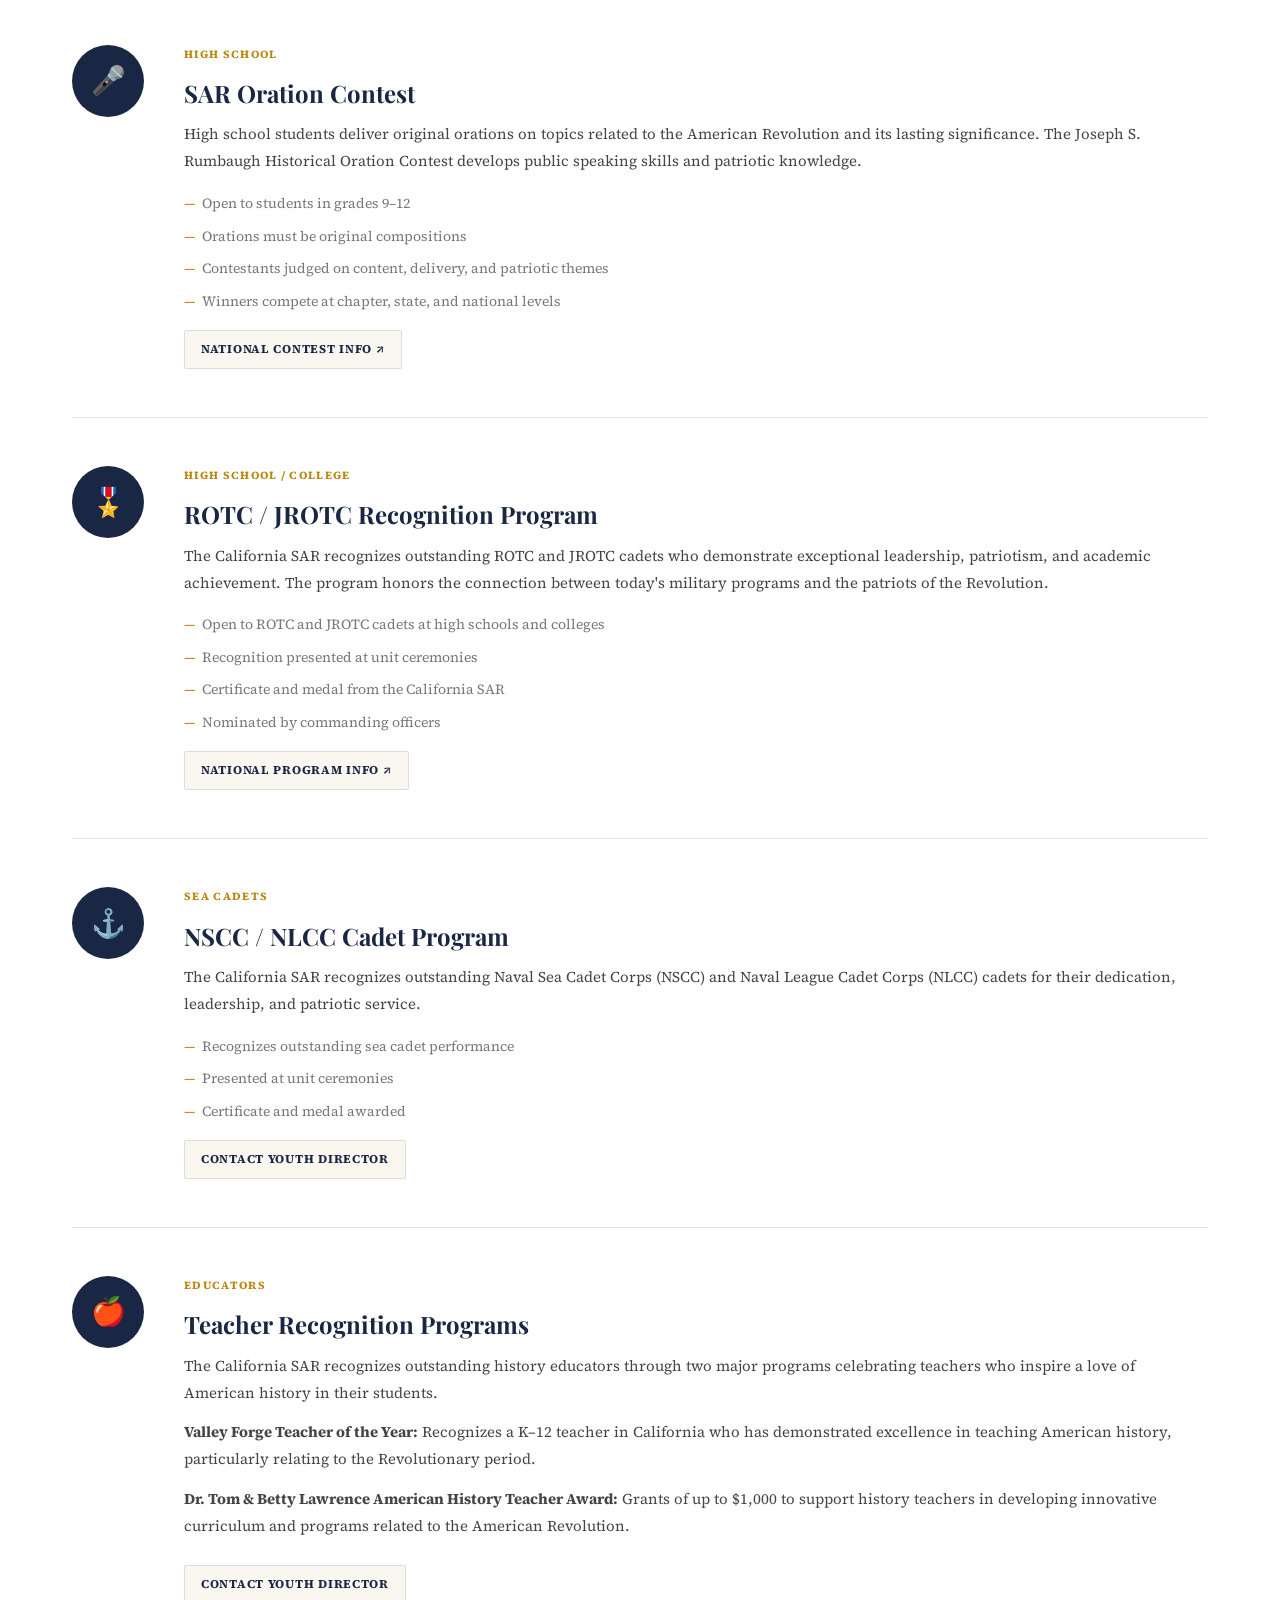
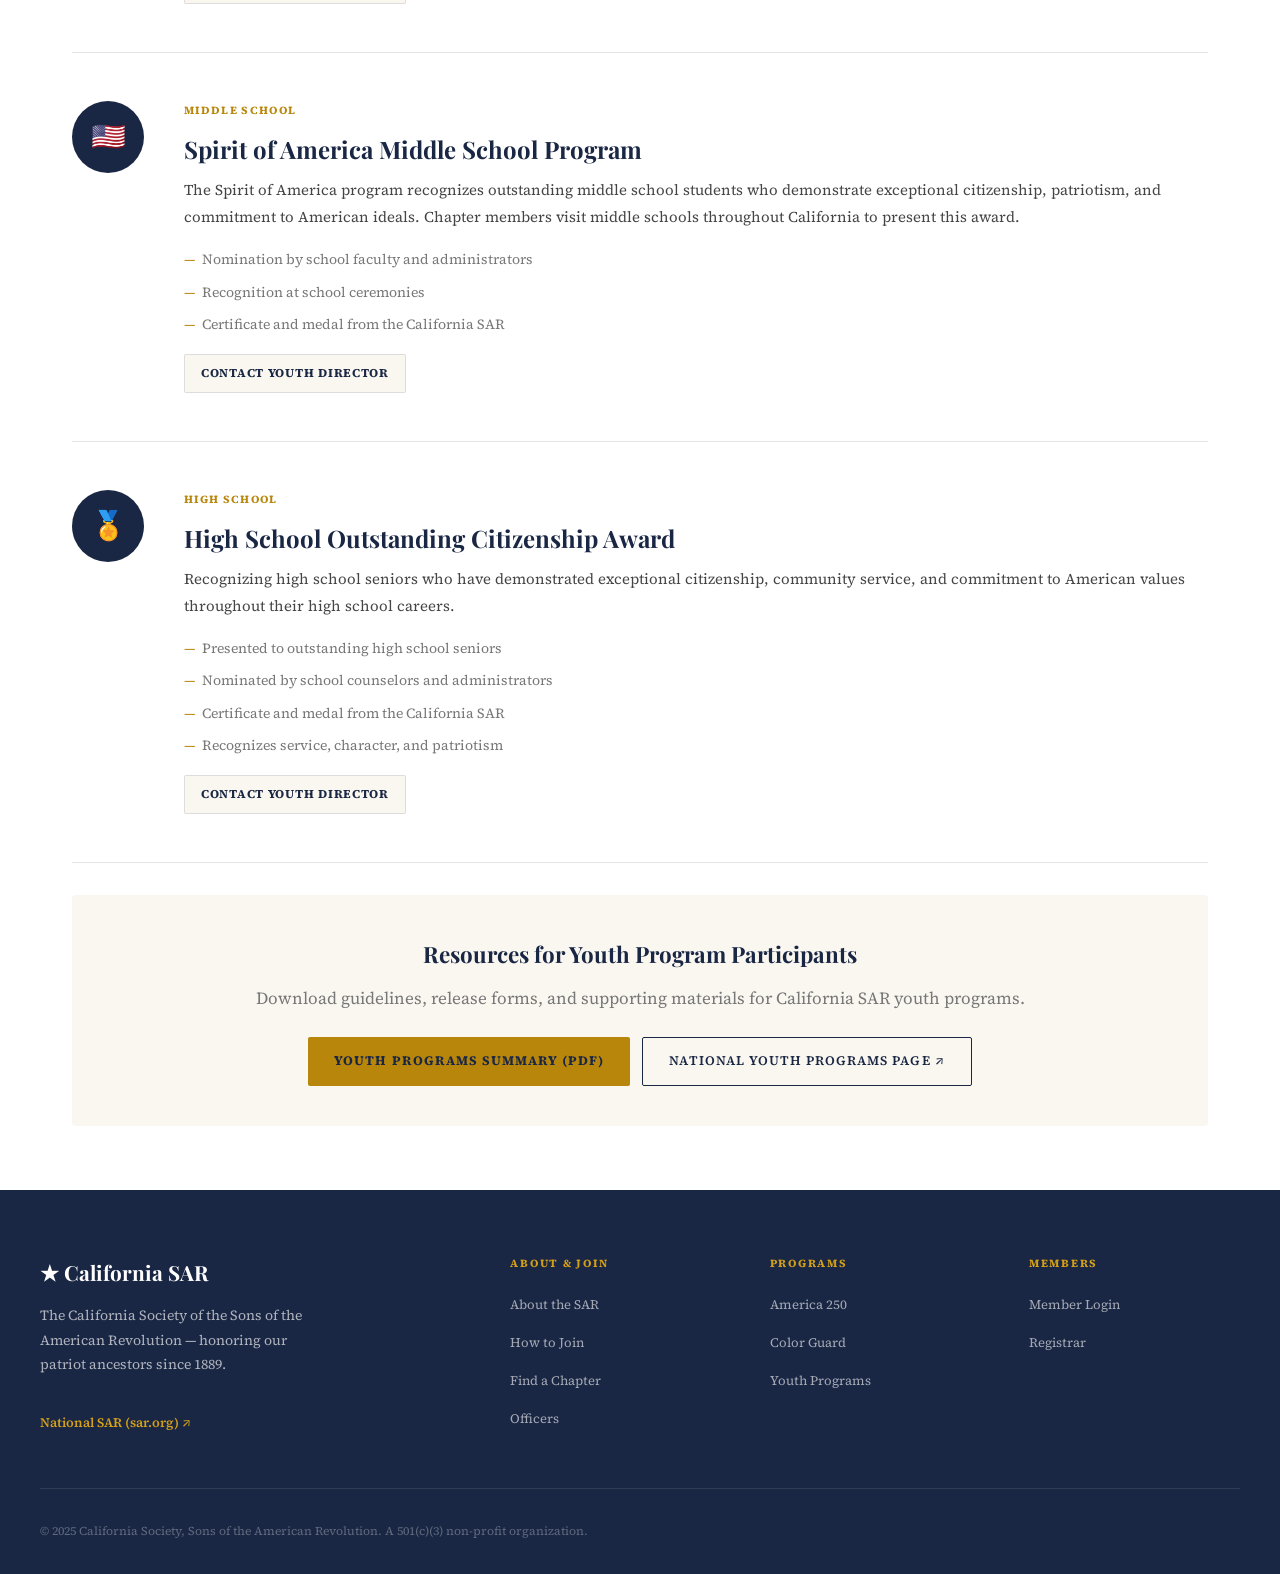
<file: youth.html>
<!DOCTYPE html>
<html lang="en">
<head>
<meta charset="UTF-8"><meta name="viewport" content="width=device-width, initial-scale=1.0">
<title>Youth Programs – California SAR</title>
<link rel="stylesheet" href="shared.css">
  <link rel="icon" type="image/x-icon" href="favicon.ico">
  <link rel="icon" type="image/svg+xml" href="favicon.svg">
  <link rel="shortcut icon" href="favicon.ico">
<style>
.youth-nav { display: flex; gap: 10px; flex-wrap: wrap; margin-bottom: 3rem; padding: 1.5rem; background: var(--parchment); border-radius: 4px; }
.youth-nav a { font-size: 13px; color: var(--navy); text-decoration: none; font-weight: 600; padding: 6px 12px; border-radius: 2px; border: 1px solid var(--border); background: var(--white); transition: all 0.2s; }
.youth-nav a:hover { background: var(--navy); color: var(--white); border-color: var(--navy); }
.program-block { display: grid; grid-template-columns: 80px 1fr; gap: 2rem; padding: 3rem 0; border-bottom: 1px solid var(--border); align-items: start; }
.program-block:last-child { border-bottom: none; }
.program-icon-lg { width: 72px; height: 72px; background: var(--navy); border-radius: 50%; display: flex; align-items: center; justify-content: center; font-size: 28px; flex-shrink: 0; }
.program-block h2 { font-family: var(--serif); font-size: 1.5rem; color: var(--navy); margin-bottom: 0.4rem; }
.program-block .tag { font-size: 11px; text-transform: uppercase; letter-spacing: 0.12em; color: var(--gold); font-weight: 700; margin-bottom: 0.5rem; display: block; font-family: var(--body); }
.program-block p { color: var(--text-mid); font-size: 15px; line-height: 1.8; margin-bottom: 0.8rem; }
.program-block ul { list-style: none; padding: 0; }
.program-block ul li { font-size: 14px; color: var(--text-muted); padding: 4px 0 4px 18px; position: relative; }
.program-block ul li::before { content: '—'; position: absolute; left: 0; color: var(--gold); }
.program-block .btn-sm { font-size: 12px; padding: 8px 16px; font-family: var(--body); font-weight: 700; letter-spacing: 0.06em; text-transform: uppercase; text-decoration: none; background: var(--parchment); color: var(--navy); border: 1px solid var(--border); border-radius: 2px; display: inline-block; margin-top: 0.8rem; transition: all 0.2s; }
.program-block .btn-sm:hover { background: var(--navy); color: var(--white); border-color: var(--navy); }
.youth-director-box { background: var(--navy); color: var(--white); border-radius: 4px; padding: 2.5rem; margin-bottom: 3rem; display: flex; justify-content: space-between; align-items: center; gap: 2rem; flex-wrap: wrap; }
.youth-director-box h3 { font-family: var(--serif); font-size: 1.3rem; color: var(--gold-light); margin-bottom: 0.3rem; }
.youth-director-box p { font-size: 14px; color: rgba(255,255,255,0.7); }
.btn-white { background: var(--white); color: var(--navy); padding: 11px 22px; font-family: var(--body); font-weight: 700; font-size: 13px; letter-spacing: 0.06em; text-transform: uppercase; text-decoration: none; border-radius: 2px; display: inline-block; white-space: nowrap; }
@media(max-width:600px){ .program-block { grid-template-columns:1fr; } }
</style>
</head>
<body>
<div class="topbar">
  <span>California Society · Sons of the American Revolution · Since 1889</span>
  <span><a href="https://www.sar.org" target="_blank">National SAR ↗</a> &nbsp;&nbsp; <a href="members.html">Members Login</a></span>
</div>
<nav>
  <div class="nav-inner">
    <a href="index.html" class="nav-logo"><svg width="22" height="22" viewBox="0 0 32 32" style="flex-shrink:0;vertical-align:middle;margin-bottom:2px" xmlns="http://www.w3.org/2000/svg"><polygon points="16,2 19.8,12 30.5,12 22,18.5 25.2,29 16,22.5 6.8,29 10,18.5 1.5,12 12.2,12" fill="#b8860b"/></svg> California SAR</a>
    <ul class="nav-links" id="main-nav">
      <li><a href="about.html">About</a></li>
      <li><a href="programs.html">Programs ▾</a><div class="dropdown"><a href="programs.html#america250">America 250</a><a href="programs.html#colorguard">Color Guard</a><a href="programs.html#veterans">Veteran Recognition</a></div></li>
      <li><a href="youth.html" class="active-page">Youth ▾</a><div class="dropdown"><a href="#poster">Poster Contest</a><a href="#brochure">Brochure Contest</a><a href="#video">Video Contest</a><a href="#eagle">Eagle Scout Awards</a><a href="#essay">Essay Contest</a><a href="#oration">Oration Contest</a><a href="#rotc">ROTC/JROTC</a><a href="#teacher">Valley Forge Teacher</a></div></li>
      <li><a href="chapters.html">Chapters</a></li>
      <li><a href="events.html">Events</a></li>
      <li><a href="members.html">Members ▾</a><div class="dropdown"><a href="members.html#registrar">Registrar</a><a href="officers.html">Officers</a></div></li>
      <li><a href="join.html" class="nav-cta">Join the SAR</a></li>
    </ul>
  </div>
</nav>

<div class="page-hero">
  <div class="page-hero-inner">
    <div class="eyebrow">Youth Programs</div>
    <h1>Inspiring the Next Generation of Patriots</h1>
    <p>California SAR youth programs connect students, teachers, and young people across the state with the history, ideals, and stories of the American Revolution.</p>
  </div>
</div>
<div class="breadcrumb"><a href="index.html">Home</a><span>›</span> Youth Programs</div>

<div class="page-body">
  <div class="youth-director-box fade-up">
    <div>
      <h3>Youth Activities Director</h3>
      <p>The California SAR Youth Activities Director oversees all youth programs, supports individual program chairs, and assists the President on youth program activities and annual reporting.</p>
      <p style="margin-top:0.4rem;"><strong style="color:var(--gold-light);">Dan McKelvie</strong> — California SAR Youth Activities Director</p>
    </div>
    <a data-m="bWNrZWx2aWVAc2JjZ2xvYmFsLm5ldA==" href="#" class="btn-white">Contact Youth Director</a>
  </div>

  <div class="youth-nav fade-up">
    <a href="#poster">Poster Contest</a>
    <a href="#brochure">Brochure Contest</a>
    <a href="#video">Video Contest</a>
    <a href="#eagle">Eagle Scout Awards</a>
    <a href="#essay">Essay Contest</a>
    <a href="#oration">Oration Contest</a>
    <a href="#rotc">ROTC / JROTC</a>
    <a href="#nscc">NSCC / NLCC</a>
    <a href="#teacher">Teacher Awards</a>
    <a href="#spirit">Spirit of America</a>
    <a href="#citizenship">Citizenship Award</a>
  </div>

  <div id="poster" class="program-block fade-up">
    <div class="program-icon-lg">🎨</div>
    <div>
      <span class="tag">Elementary School</span>
      <h2>SAR Americanism Poster Contest</h2>
      <p>The annual Americanism Poster Contest invites elementary school students to create original artwork celebrating American history and patriotism. The contest inspires creativity while connecting young students to the story of the American Revolution.</p>
      <ul><li>Open to 5th grade students</li><li>Theme changes annually, focusing on American history</li><li>Winners compete at chapter, state, and national levels</li><li>Cash prizes awarded at each level</li></ul>
      <a href="https://www.sar.org/americanism-elementary-school-poster-contest-2/" target="_blank" class="btn-sm">National Contest Info ↗</a>
    </div>
  </div>

  <div id="brochure" class="program-block fade-up">
    <div class="program-icon-lg">📄</div>
    <div>
      <span class="tag">Middle School</span>
      <h2>SAR Middle School Brochure Contest</h2>
      <p>Middle school students create informational brochures on topics related to the American Revolution. The contest develops research, writing, and design skills while deepening students' understanding of the founding era.</p>
      <ul><li>Open to students in grades 6–8</li><li>Brochures must be original research and writing</li><li>Winners advance to state and national competitions</li><li>Cash prizes and certificates awarded</li></ul>
      <a href="https://www.sar.org/sgt-moses-adams-memorial-middle-school-brochure-contest/" target="_blank" class="btn-sm">National Contest Info ↗</a>
    </div>
  </div>

  <div id="video" class="program-block fade-up">
    <div class="program-icon-lg">🎬</div>
    <div>
      <span class="tag">All Ages</span>
      <h2>SAR Youth Video Contest</h2>
      <p>The Youth Video Contest challenges students to produce short documentary-style videos on topics related to the American Revolution. The program develops digital media skills and encourages deep engagement with primary sources and historical research.</p>
      <ul><li>Open to students in various grade levels</li><li>Videos must address a Revolutionary War topic</li><li>Strong emphasis on original research and storytelling</li><li>Winners recognized at state and national levels</li></ul>
      <a href="https://www.sar.org/youth-video-contest/" target="_blank" class="btn-sm">National Contest Info ↗</a>
    </div>
  </div>

  <div id="eagle" class="program-block fade-up">
    <div class="program-icon-lg">🦅</div>
    <div>
      <span class="tag">Scouting</span>
      <h2>Eagle Scout Awards</h2>
      <p>The California SAR honors Eagle Scouts through two distinct programs recognizing the highest achievement in Boy Scouting, connecting the values of scouting to the patriotic ideals of the American Revolution.</p>
      <p><strong>SAR Eagle Scout Certificate:</strong> Presented to every Eagle Scout upon earning their rank, signed by the California SAR President.</p>
      <p><strong>Arthur M. &amp; Berdena King Eagle Scout Award:</strong> A competitive national award recognizing exceptional Eagle Scouts who demonstrate outstanding citizenship, patriotism, and community service.</p>
      <p><strong>Robert E. Burt Boy Scout Volunteer Award:</strong> Recognizes adult Scouting volunteers who make extraordinary contributions to youth through the Scouting program.</p>
      <a data-m="bWNrZWx2aWVAc2JjZ2xvYmFsLm5ldA==" href="#" class="btn-sm">Contact Youth Director</a>
    </div>
  </div>

  <div id="essay" class="program-block fade-up">
    <div class="program-icon-lg">✍️</div>
    <div>
      <span class="tag">High School</span>
      <h2>George S. &amp; Stella M. Knight Essay Contest</h2>
      <p>High school students write original essays on topics related to the American Revolution, the founding era, and the principles established by the patriots of 1776. The contest develops research and writing skills while deepening historical understanding.</p>
      <ul><li>Open to students in grades 9–12</li><li>Essays must be original, researched work</li><li>Winners advance to state and national competitions</li><li>Significant cash awards at each level</li></ul>
      <a href="https://www.sar.org/george-s-stella-m-knight-essay-contest/" target="_blank" class="btn-sm">National Contest Info ↗</a>
    </div>
  </div>

  <div id="oration" class="program-block fade-up">
    <div class="program-icon-lg">🎤</div>
    <div>
      <span class="tag">High School</span>
      <h2>SAR Oration Contest</h2>
      <p>High school students deliver original orations on topics related to the American Revolution and its lasting significance. The Joseph S. Rumbaugh Historical Oration Contest develops public speaking skills and patriotic knowledge.</p>
      <ul><li>Open to students in grades 9–12</li><li>Orations must be original compositions</li><li>Contestants judged on content, delivery, and patriotic themes</li><li>Winners compete at chapter, state, and national levels</li></ul>
      <a href="https://www.sar.org/joseph-s-rumbaugh-historical-oration-contest/" target="_blank" class="btn-sm">National Contest Info ↗</a>
    </div>
  </div>

  <div id="rotc" class="program-block fade-up">
    <div class="program-icon-lg">🎖️</div>
    <div>
      <span class="tag">High School / College</span>
      <h2>ROTC / JROTC Recognition Program</h2>
      <p>The California SAR recognizes outstanding ROTC and JROTC cadets who demonstrate exceptional leadership, patriotism, and academic achievement. The program honors the connection between today's military programs and the patriots of the Revolution.</p>
      <ul><li>Open to ROTC and JROTC cadets at high schools and colleges</li><li>Recognition presented at unit ceremonies</li><li>Certificate and medal from the California SAR</li><li>Nominated by commanding officers</li></ul>
      <a href="https://www.sar.org/rotc-jrotc-recognition-program-3/" target="_blank" class="btn-sm">National Program Info ↗</a>
    </div>
  </div>

  <div id="nscc" class="program-block fade-up">
    <div class="program-icon-lg">⚓</div>
    <div>
      <span class="tag">Sea Cadets</span>
      <h2>NSCC / NLCC Cadet Program</h2>
      <p>The California SAR recognizes outstanding Naval Sea Cadet Corps (NSCC) and Naval League Cadet Corps (NLCC) cadets for their dedication, leadership, and patriotic service.</p>
      <ul><li>Recognizes outstanding sea cadet performance</li><li>Presented at unit ceremonies</li><li>Certificate and medal awarded</li></ul>
      <a data-m="bWNrZWx2aWVAc2JjZ2xvYmFsLm5ldA==" href="#" class="btn-sm">Contact Youth Director</a>
    </div>
  </div>

  <div id="teacher" class="program-block fade-up">
    <div class="program-icon-lg">🍎</div>
    <div>
      <span class="tag">Educators</span>
      <h2>Teacher Recognition Programs</h2>
      <p>The California SAR recognizes outstanding history educators through two major programs celebrating teachers who inspire a love of American history in their students.</p>
      <p><strong>Valley Forge Teacher of the Year:</strong> Recognizes a K–12 teacher in California who has demonstrated excellence in teaching American history, particularly relating to the Revolutionary period.</p>
      <p><strong>Dr. Tom &amp; Betty Lawrence American History Teacher Award:</strong> Grants of up to $1,000 to support history teachers in developing innovative curriculum and programs related to the American Revolution.</p>
      <a data-m="bWNrZWx2aWVAc2JjZ2xvYmFsLm5ldA==" href="#" class="btn-sm">Contact Youth Director</a>
    </div>
  </div>

  <div id="spirit" class="program-block fade-up">
    <div class="program-icon-lg">🇺🇸</div>
    <div>
      <span class="tag">Middle School</span>
      <h2>Spirit of America Middle School Program</h2>
      <p>The Spirit of America program recognizes outstanding middle school students who demonstrate exceptional citizenship, patriotism, and commitment to American ideals. Chapter members visit middle schools throughout California to present this award.</p>
      <ul><li>Nomination by school faculty and administrators</li><li>Recognition at school ceremonies</li><li>Certificate and medal from the California SAR</li></ul>
      <a data-m="bWNrZWx2aWVAc2JjZ2xvYmFsLm5ldA==" href="#" class="btn-sm">Contact Youth Director</a>
    </div>
  </div>

  <div id="citizenship" class="program-block fade-up">
    <div class="program-icon-lg">🏅</div>
    <div>
      <span class="tag">High School</span>
      <h2>High School Outstanding Citizenship Award</h2>
      <p>Recognizing high school seniors who have demonstrated exceptional citizenship, community service, and commitment to American values throughout their high school careers.</p>
      <ul><li>Presented to outstanding high school seniors</li><li>Nominated by school counselors and administrators</li><li>Certificate and medal from the California SAR</li><li>Recognizes service, character, and patriotism</li></ul>
      <a data-m="bWNrZWx2aWVAc2JjZ2xvYmFsLm5ldA==" href="#" class="btn-sm">Contact Youth Director</a>
    </div>
  </div>

  <div style="background:var(--parchment); border-radius:4px; padding:2.5rem; margin-top:2rem; text-align:center;" class="fade-up">
    <h3 style="font-family:var(--serif); font-size:1.4rem; color:var(--navy); margin-bottom:0.6rem;">Resources for Youth Program Participants</h3>
    <p style="color:var(--text-muted); margin-bottom:1.5rem;">Download guidelines, release forms, and supporting materials for California SAR youth programs.</p>
    <div style="display:flex; gap:12px; justify-content:center; flex-wrap:wrap;">
      <a href="https://www.californiasar.org/wp-content/uploads/Youth-Programs-Summary.pdf" target="_blank" class="btn-primary">Youth Programs Summary (PDF)</a>
      <a href="https://education.sar.org/youth-awards/" target="_blank" class="btn-outline">National Youth Programs Page ↗</a>
    </div>
  </div>
</div>

<footer>
  <div class="footer-grid">
    <div class="footer-brand"><h3>★ California SAR</h3><p>The California Society of the Sons of the American Revolution — honoring our patriot ancestors since 1889.</p><br><a href="https://www.sar.org" target="_blank" class="sar-link">National SAR (sar.org) ↗</a></div>
    <div class="footer-col"><h4>About & Join</h4><ul><li><a href="about.html">About the SAR</a></li><li><a href="join.html">How to Join</a></li><li><a href="chapters.html">Find a Chapter</a></li><li><a href="officers.html">Officers</a></li></ul></div>
    <div class="footer-col"><h4>Programs</h4><ul><li><a href="programs.html#america250">America 250</a></li><li><a href="programs.html#colorguard">Color Guard</a></li><li><a href="youth.html">Youth Programs</a></li></ul></div>
    <div class="footer-col"><h4>Members</h4><ul><li><a href="members.html">Member Login</a></li><li><a href="members.html#registrar">Registrar</a></li></ul></div>
  </div>
  <div class="footer-bottom"><span>© 2025 California Society, Sons of the American Revolution. A 501(c)(3) non-profit organization.</span></div>
</footer>
<script>document.querySelectorAll('.fade-up').forEach(el=>new IntersectionObserver((e)=>e.forEach(x=>{if(x.isIntersecting)x.target.classList.add('visible')}),{threshold:0.08}).observe(el));</script>
<style>.em-hide{opacity:0}</style>
<script>
(function(){
  var d=atob;
  document.querySelectorAll('[data-m]').forEach(function(el){
    var e=d(el.getAttribute('data-m'));
    if(el.tagName==='A') el.href='mailto:'+e;
    if(el.hasAttribute('data-mt')){el.textContent=e;el.classList.remove('em-hide');}
  });
})();
</script>
</body></html>
</file>
<file: shared.css>
@import url('https://fonts.googleapis.com/css2?family=Playfair+Display:ital,wght@0,400;0,600;0,700;1,400&family=Source+Serif+4:ital,opsz,wght@0,8..60,300;0,8..60,400;0,8..60,600;1,8..60,300&display=swap');

:root {
  --navy: #1a2744;
  --navy-light: #243260;
  --gold: #b8860b;
  --gold-light: #d4a017;
  --gold-pale: #f5eed6;
  --crimson: #8b1a1a;
  --parchment: #faf7f0;
  --parchment-dark: #f0ead6;
  --text: #1a1a1a;
  --text-mid: #444;
  --text-muted: #777;
  --white: #fff;
  --border: rgba(26,39,68,0.12);
  --serif: 'Playfair Display', Georgia, serif;
  --body: 'Source Serif 4', Georgia, serif;
}
*, *::before, *::after { box-sizing: border-box; margin: 0; padding: 0; }
html { scroll-behavior: smooth; }
body { font-family: var(--body); font-size: 17px; line-height: 1.75; color: var(--text); background: var(--white); -webkit-font-smoothing: antialiased; }

.topbar { background: var(--navy); color: rgba(255,255,255,0.65); font-size: 12px; font-family: var(--body); letter-spacing: 0.04em; padding: 6px 2rem; display: flex; justify-content: space-between; align-items: center; }
.topbar a { color: var(--gold-light); text-decoration: none; }
.topbar a:hover { text-decoration: underline; }

nav { background: var(--white); border-bottom: 1px solid var(--border); position: sticky; top: 0; z-index: 100; box-shadow: 0 2px 12px rgba(26,39,68,0.08); }
.nav-inner { max-width: 1200px; margin: 0 auto; padding: 0 2rem; display: flex; align-items: center; gap: 2rem; height: 72px; }
.nav-logo { font-family: var(--serif); font-size: 20px; font-weight: 700; color: var(--navy); text-decoration: none; white-space: nowrap; display: flex; align-items: center; gap: 10px; }
.nav-logo .star-mark { font-size: 22px; color: var(--gold); }
.nav-links { display: flex; gap: 0; list-style: none; margin-left: auto; align-items: center; }
.nav-links li { position: relative; }
.nav-links a { display: block; padding: 10px 14px; font-size: 13px; font-family: var(--body); font-weight: 600; letter-spacing: 0.06em; text-transform: uppercase; color: var(--navy); text-decoration: none; transition: color 0.2s; }
.nav-links a:hover { color: var(--gold); }
.nav-links .active-page { color: var(--gold) !important; border-bottom: 2px solid var(--gold); }
.nav-links .dropdown { display: none; position: absolute; top: 100%; left: 0; background: var(--white); border: 1px solid var(--border); box-shadow: 0 8px 24px rgba(26,39,68,0.12); min-width: 220px; z-index: 200; }
.nav-links li:hover .dropdown { display: block; }
.nav-links .dropdown a { padding: 9px 18px; font-size: 12px; color: var(--text-mid); font-weight: 400; text-transform: none; letter-spacing: 0; border-bottom: 1px solid rgba(0,0,0,0.04); }
.nav-links .dropdown a:hover { background: var(--parchment); color: var(--navy); }
.nav-cta { background: var(--crimson) !important; color: var(--white) !important; padding: 9px 18px !important; border-radius: 2px; transition: background 0.2s !important; }
.nav-cta:hover { background: #6e1212 !important; }

.page-hero { background: var(--navy); color: var(--white); padding: 4rem 2rem; }
.page-hero-inner { max-width: 1200px; margin: 0 auto; }
.page-hero .eyebrow { font-size: 11px; letter-spacing: 0.2em; text-transform: uppercase; color: var(--gold-light); font-weight: 700; margin-bottom: 0.8rem; display: flex; align-items: center; gap: 10px; }
.page-hero .eyebrow::before { content: ''; display: block; width: 28px; height: 1px; background: var(--gold-light); }
.page-hero h1 { font-family: var(--serif); font-size: clamp(2rem, 4vw, 3rem); font-weight: 700; line-height: 1.2; margin-bottom: 1rem; }
.page-hero p { font-size: 18px; color: rgba(255,255,255,0.75); max-width: 640px; line-height: 1.75; }

.breadcrumb { background: var(--parchment); border-bottom: 1px solid var(--border); padding: 10px 2rem; font-size: 13px; color: var(--text-muted); }
.breadcrumb a { color: var(--navy); text-decoration: none; }
.breadcrumb a:hover { text-decoration: underline; }
.breadcrumb span { margin: 0 6px; color: var(--border); }

.page-body { max-width: 1200px; margin: 0 auto; padding: 4rem 2rem; }
section { padding: 5rem 2rem; }
.inner { max-width: 1200px; margin: 0 auto; }

.section-label { font-size: 11px; letter-spacing: 0.2em; text-transform: uppercase; color: var(--gold); font-family: var(--body); font-weight: 700; margin-bottom: 0.6rem; }
.section-title { font-family: var(--serif); font-size: clamp(1.8rem, 3vw, 2.6rem); font-weight: 700; color: var(--navy); line-height: 1.2; margin-bottom: 1rem; }
.section-intro { font-size: 18px; color: var(--text-mid); max-width: 680px; line-height: 1.8; margin-bottom: 3rem; }
.divider { width: 48px; height: 3px; background: var(--gold); margin: 1rem 0 2rem; }

.btn-primary { background: var(--gold); color: var(--navy); padding: 13px 26px; font-family: var(--body); font-weight: 700; font-size: 13px; letter-spacing: 0.08em; text-transform: uppercase; text-decoration: none; border-radius: 2px; transition: background 0.2s, transform 0.15s; display: inline-block; }
.btn-primary:hover { background: var(--gold-light); transform: translateY(-1px); }
.btn-outline { background: transparent; color: var(--navy); padding: 12px 26px; font-family: var(--body); font-weight: 600; font-size: 13px; letter-spacing: 0.08em; text-transform: uppercase; text-decoration: none; border: 1.5px solid var(--navy); border-radius: 2px; transition: all 0.2s; display: inline-block; }
.btn-outline:hover { background: var(--navy); color: var(--white); }
.btn-crimson { background: var(--crimson); color: var(--white); padding: 13px 26px; font-family: var(--body); font-weight: 700; font-size: 13px; letter-spacing: 0.08em; text-transform: uppercase; text-decoration: none; border-radius: 2px; transition: background 0.2s; display: inline-block; }
.btn-crimson:hover { background: #6e1212; }

footer { background: var(--navy); color: rgba(255,255,255,0.65); padding: 4rem 2rem 2rem; }
.footer-grid { max-width: 1200px; margin: 0 auto; display: grid; grid-template-columns: 2fr 1fr 1fr 1fr; gap: 3rem; padding-bottom: 3rem; border-bottom: 1px solid rgba(255,255,255,0.1); margin-bottom: 2rem; }
.footer-brand h3 { font-family: var(--serif); font-size: 1.3rem; color: var(--white); margin-bottom: 0.8rem; }
.footer-brand p { font-size: 14px; line-height: 1.75; max-width: 280px; }
.footer-brand .sar-link { color: var(--gold-light); text-decoration: none; font-size: 13px; font-weight: 600; }
.footer-col h4 { font-size: 11px; text-transform: uppercase; letter-spacing: 0.16em; color: var(--gold-light); font-weight: 700; margin-bottom: 1rem; font-family: var(--body); }
.footer-col ul { list-style: none; }
.footer-col ul li { margin-bottom: 0.5rem; }
.footer-col ul a { font-size: 13px; color: rgba(255,255,255,0.6); text-decoration: none; transition: color 0.2s; }
.footer-col ul a:hover { color: var(--white); }
.footer-bottom { max-width: 1200px; margin: 0 auto; display: flex; justify-content: space-between; align-items: center; font-size: 12px; color: rgba(255,255,255,0.3); }
.footer-bottom a { color: rgba(255,255,255,0.4); text-decoration: none; }
.social-links { display: flex; gap: 12px; margin-top: 1.2rem; }
.social-link { width: 34px; height: 34px; border: 1px solid rgba(255,255,255,0.15); border-radius: 50%; display: flex; align-items: center; justify-content: center; text-decoration: none; color: rgba(255,255,255,0.5); font-size: 13px; transition: background 0.2s, color 0.2s; }
.social-link:hover { background: var(--gold); color: var(--navy); border-color: var(--gold); }

.fade-up { opacity: 0; transform: translateY(24px); transition: opacity 0.6s ease, transform 0.6s ease; }
.fade-up.visible { opacity: 1; transform: none; }

@media (max-width: 900px) {
  .footer-grid { grid-template-columns: 1fr 1fr; }
}
@media (max-width: 600px) {
  .footer-grid { grid-template-columns: 1fr; }
  .topbar { font-size: 11px; }
}
</file>
